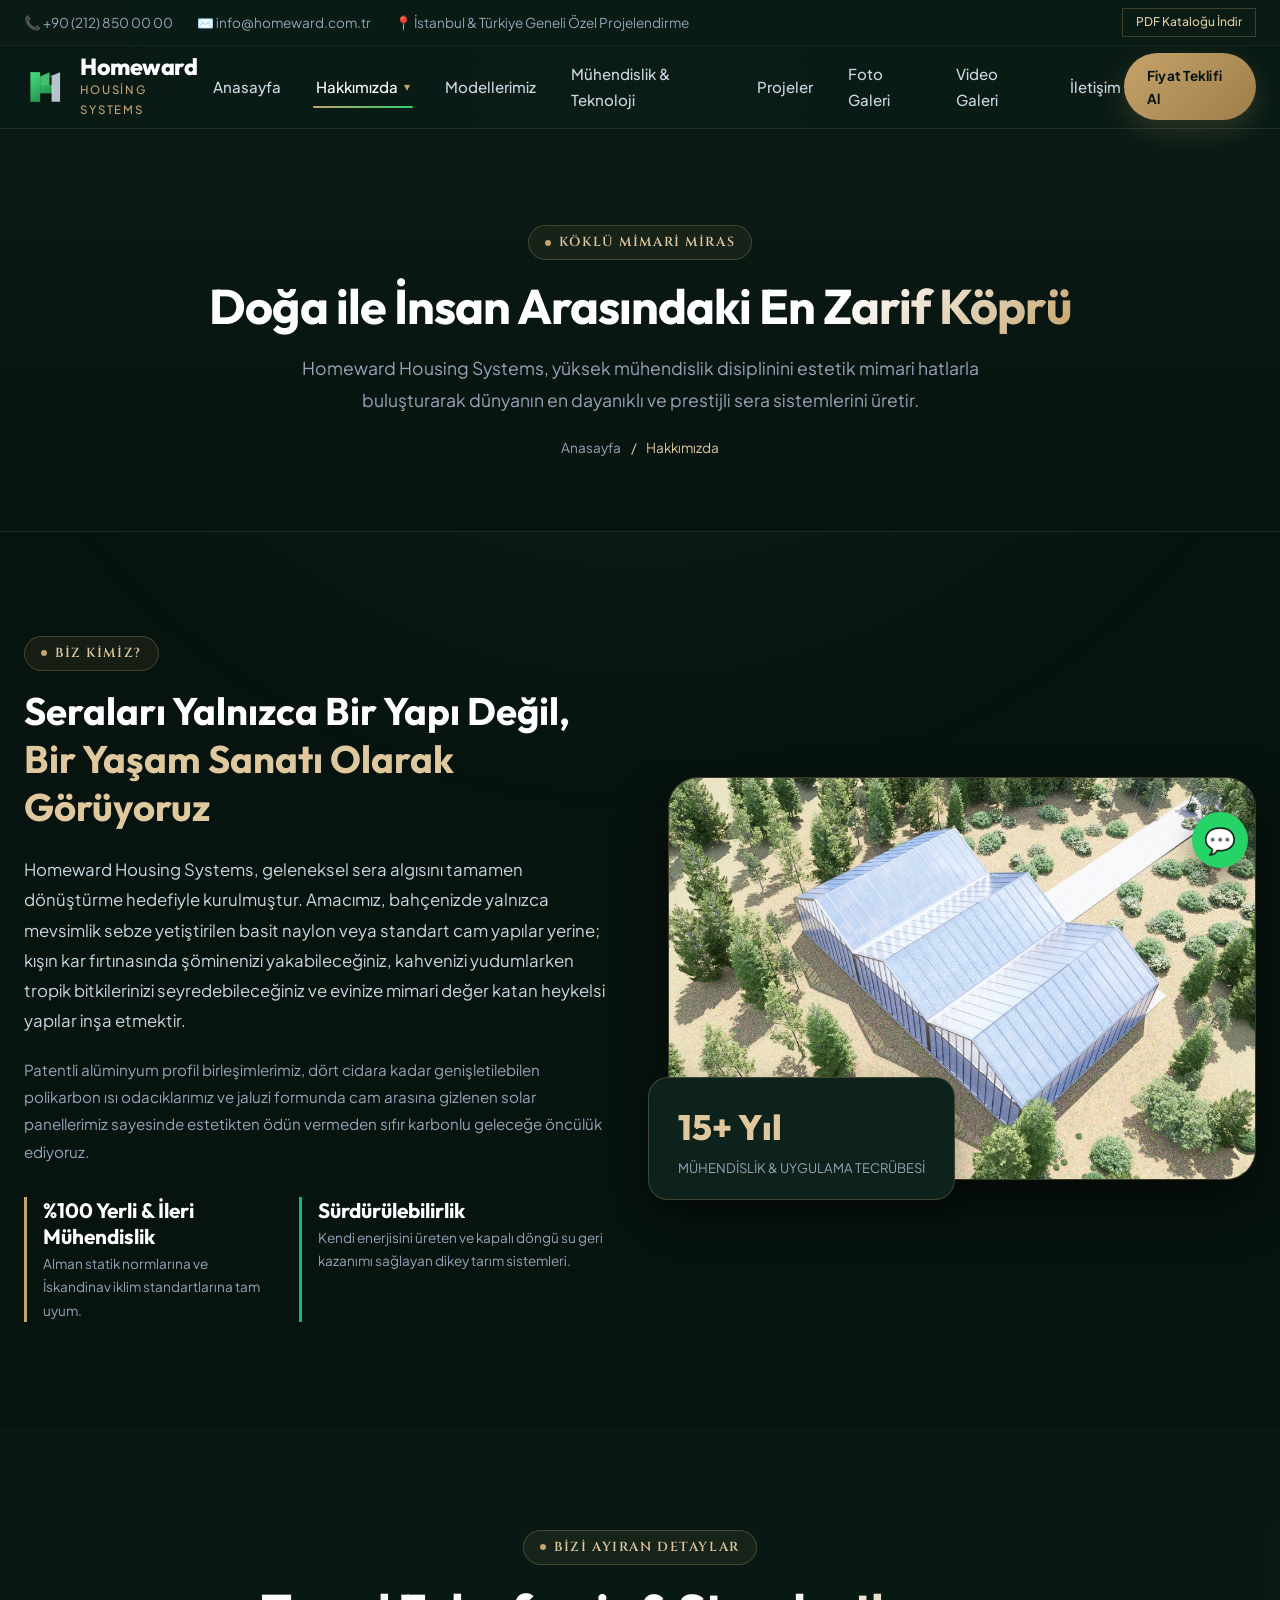
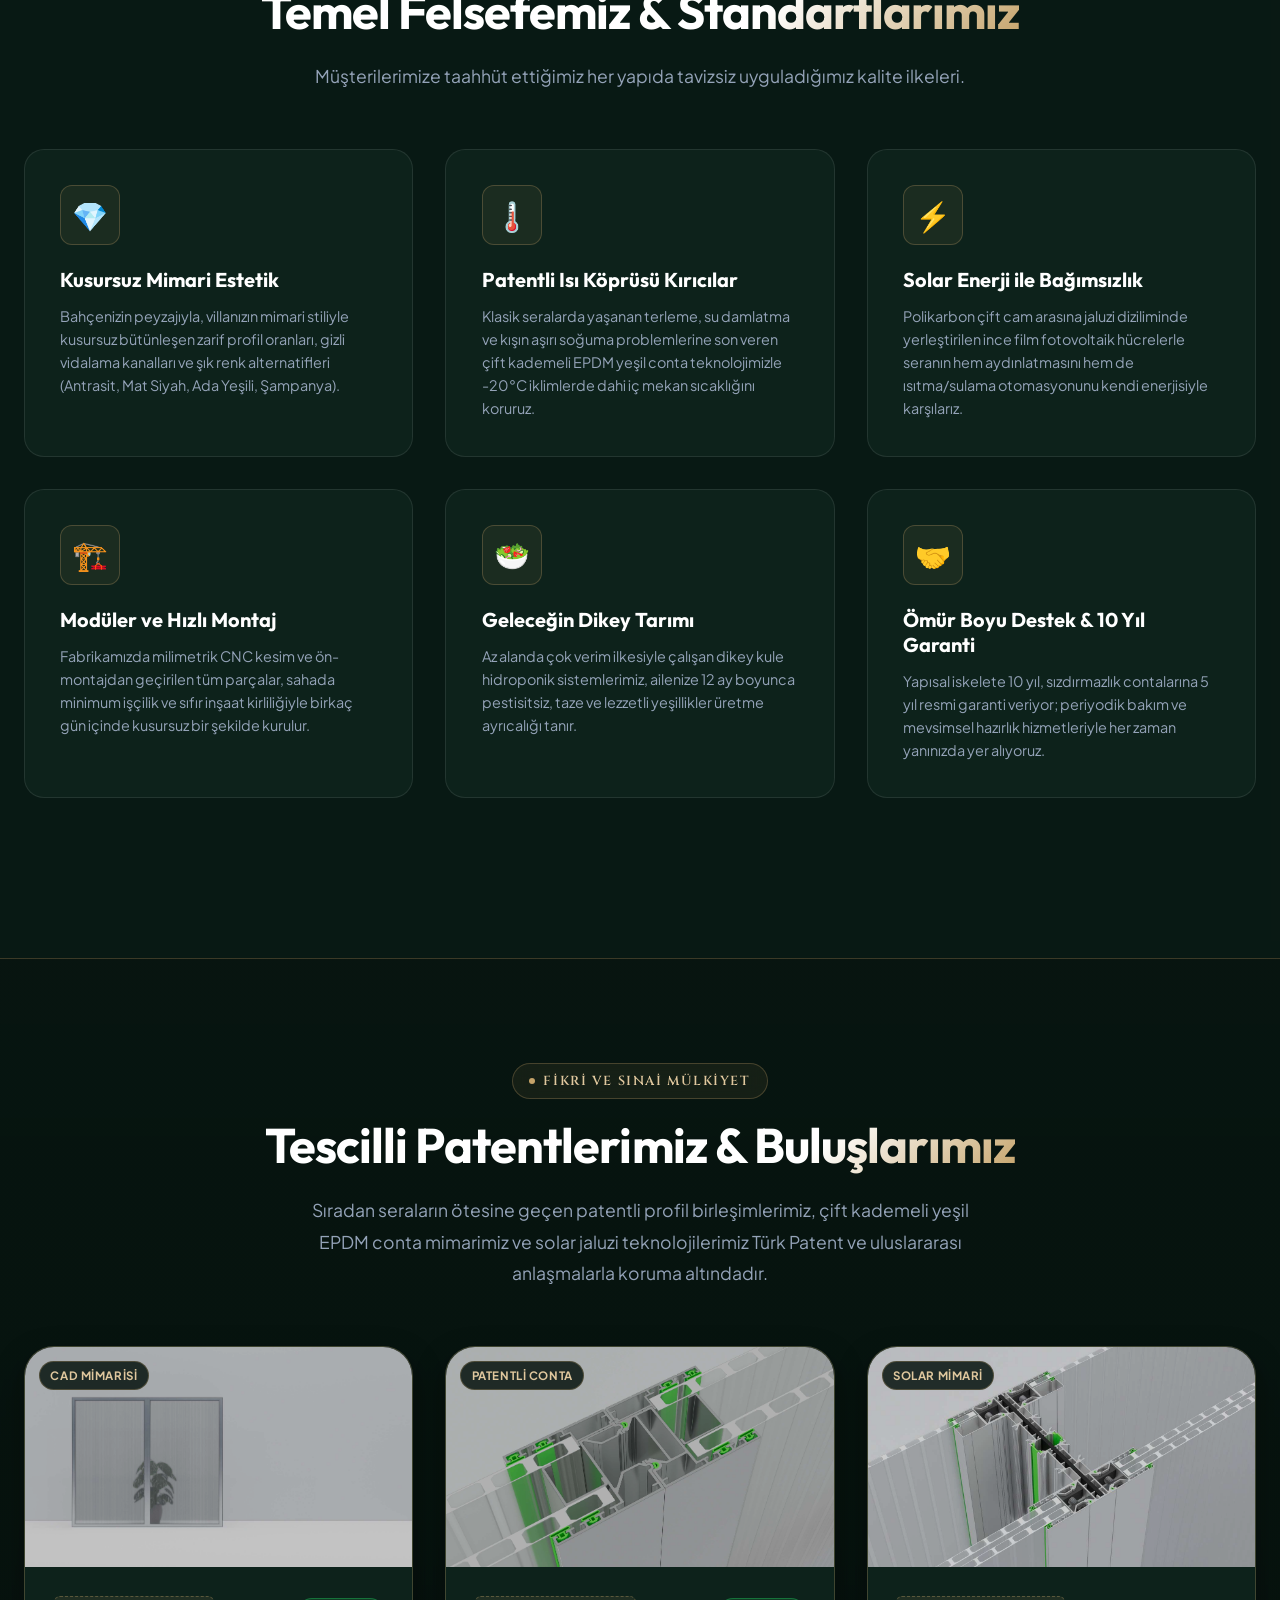
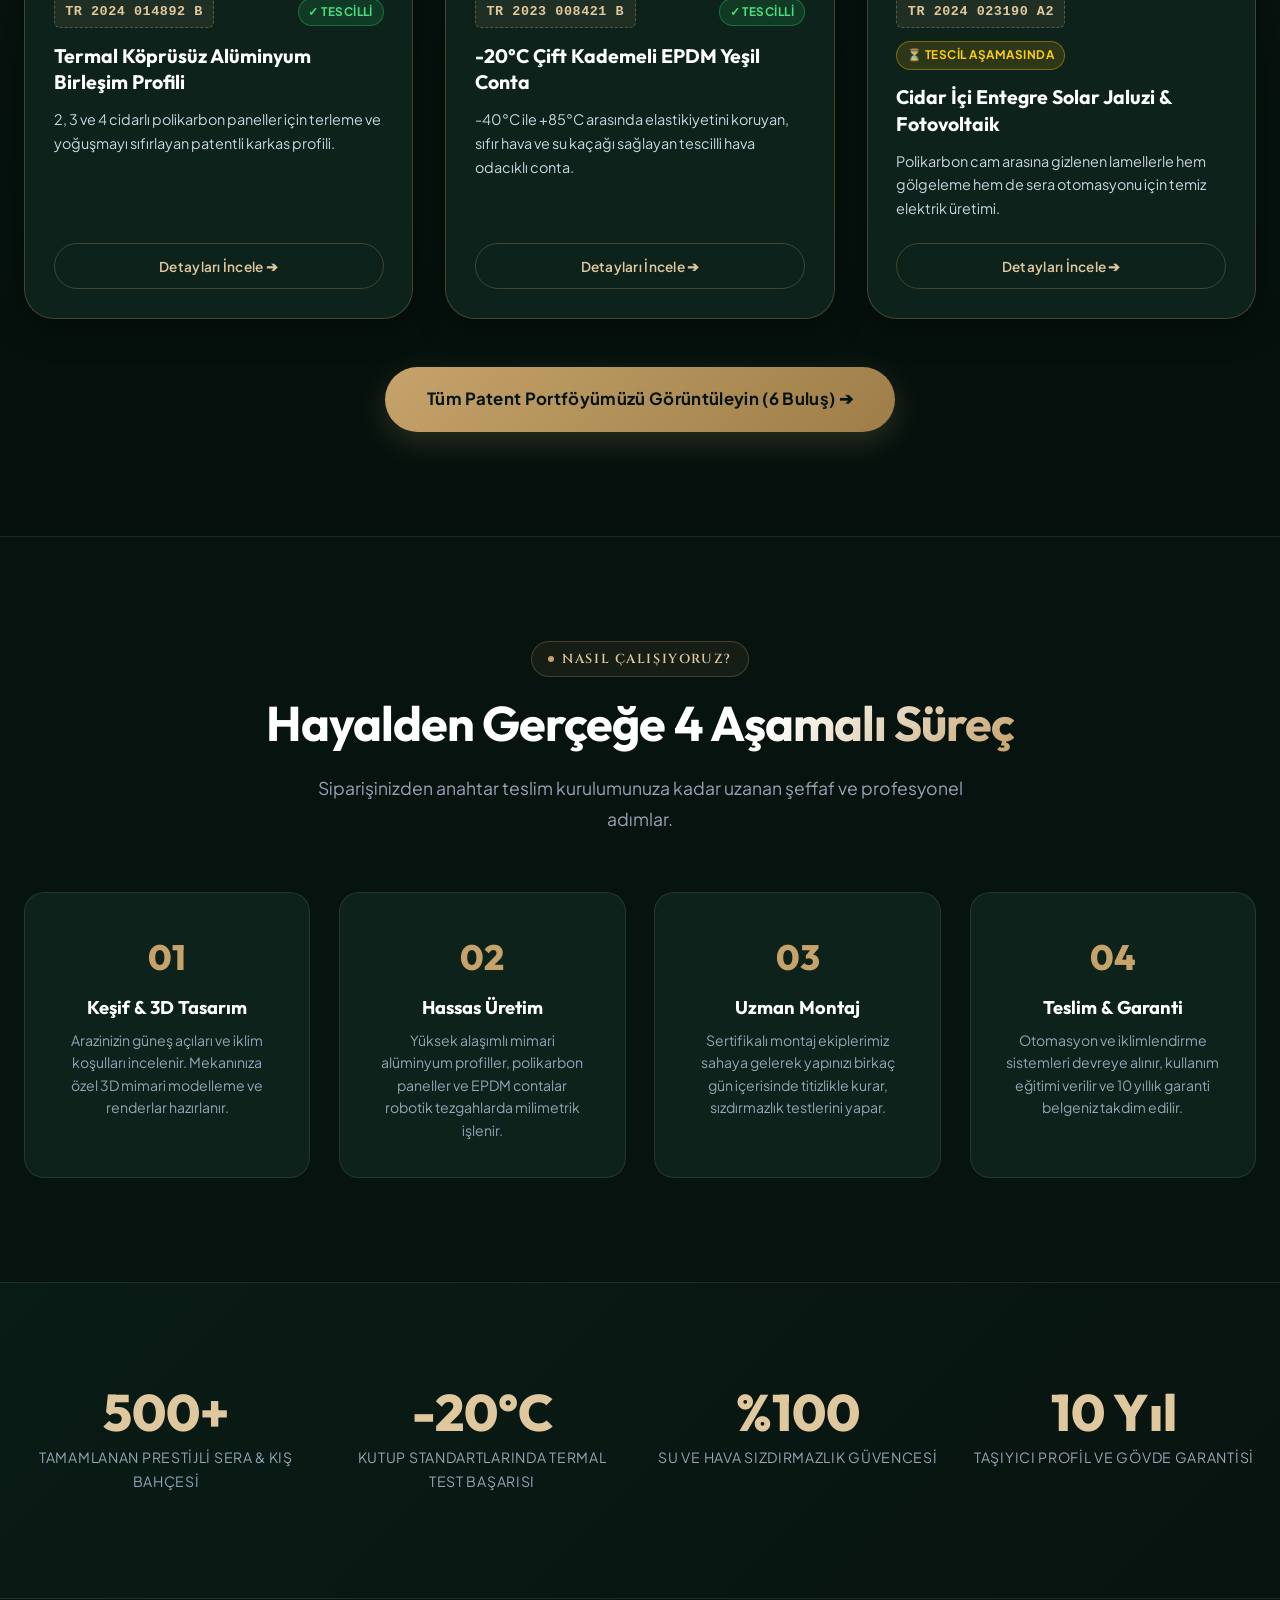
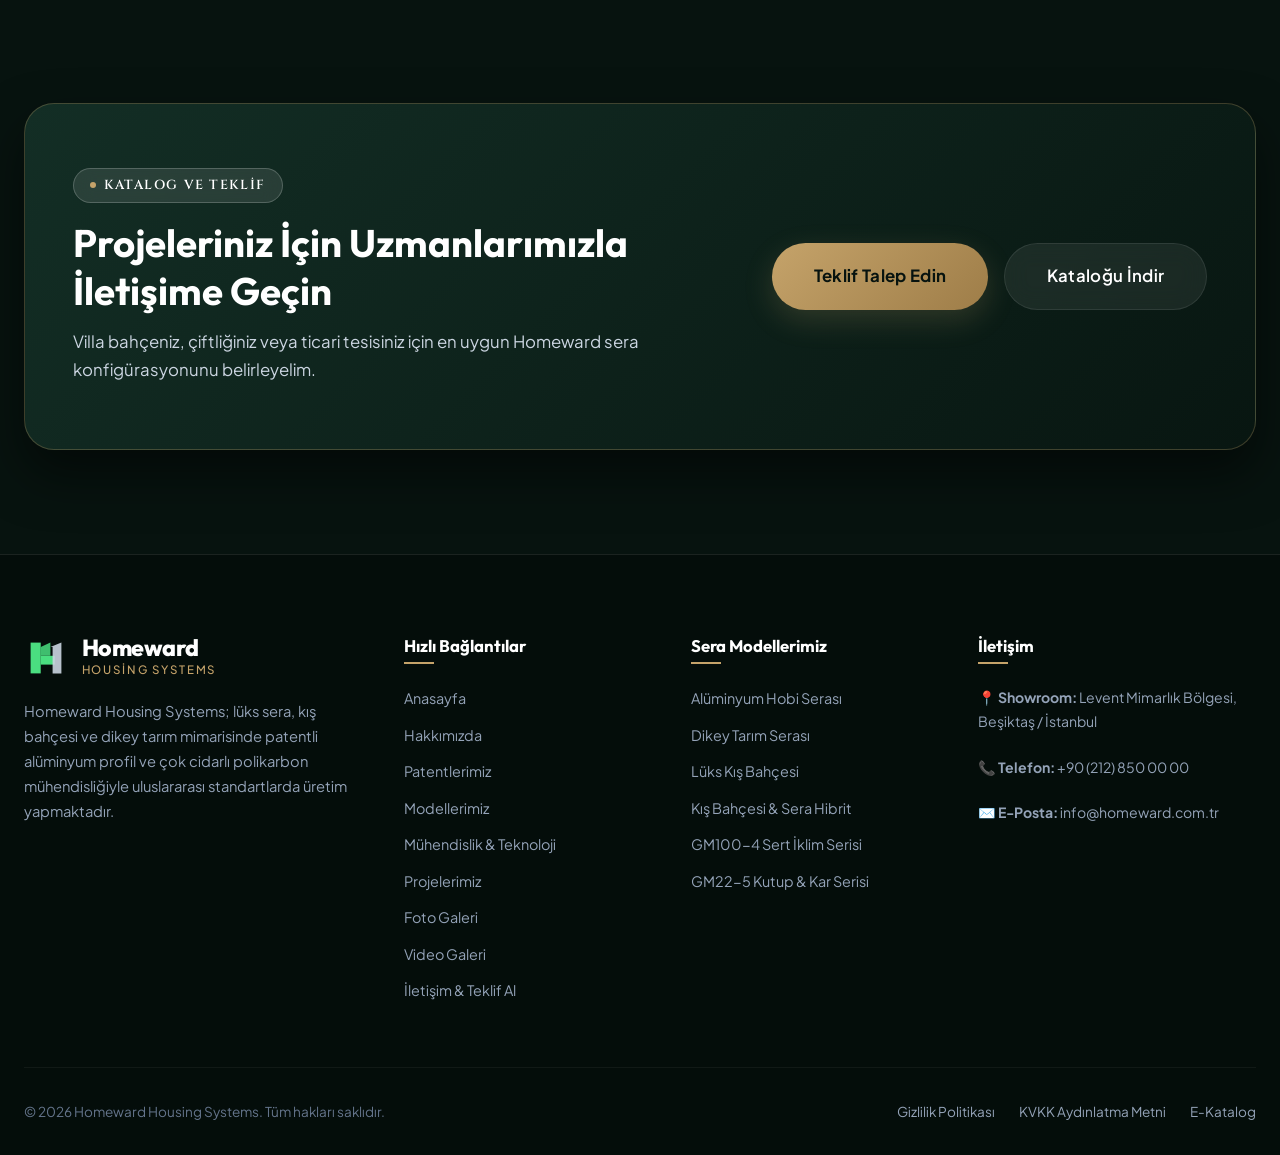
<file: hakkimizda.html>
<!DOCTYPE html>
<html lang="tr">
<head>
  <meta charset="UTF-8">
  <meta name="viewport" content="width=device-width, initial-scale=1.0">
  <title>Hakkımızda | Homeward Housing Systems - Lüks Sera Mimarisi</title>
  <meta name="description" content="Homeward Housing Systems hakkında: Modern mimari seralar, lüks kış bahçeleri, dikey tarım ve ekstrem iklim teknolojileri alanındaki köklü vizyonumuz.">
  <link rel="stylesheet" href="assets/css/style.css">
  <link rel="icon" type="image/png" href="assets/images/logo_transparent.png">
</head>
<body>

  <!-- Üst Bilgi Duyuru Bandı -->
  <div class="topbar">
    <div class="container topbar-content">
      <div class="topbar-info">
        <a href="tel:+902128500000">📞 +90 (212) 850 00 00</a>
        <a href="mailto:info@homeward.com.tr">✉️ info@homeward.com.tr</a>
        <span>📍 İstanbul & Türkiye Geneli Özel Projelendirme</span>
      </div>
      <div class="topbar-promo">
        <a href="assets/homeward_katalog.pdf" download class="btn-outline-gold btn-sm" style="padding: 0.2rem 0.8rem; font-size: 0.75rem;">PDF Kataloğu İndir</a>
      </div>
    </div>
  </div>

  <!-- Ana Navigasyon Header -->
  <header class="site-header">
    <div class="container nav-container">
      <a href="index.html" class="brand-logo">
        <div class="brand-logo-icon">
          <svg viewBox="0 0 100 100" fill="none" xmlns="http://www.w3.org/2000/svg">
            <path d="M15 15 H38 V85 H15 Z" fill="url(#logoGradAbout)" />
            <path d="M38 45 H70 V65 H38 Z" fill="url(#logoGradAbout)" />
            <path d="M60 25 L85 15 V85 H65 V25 Z" fill="#CBD5E1" opacity="0.9" />
            <path d="M38 25 L60 15 V45 H38 Z" fill="#4ADE80" opacity="0.85" />
            <defs>
              <linearGradient id="logoGradAbout" x1="15" y1="15" x2="70" y2="85" gradientUnits="userSpaceOnUse">
                <stop stop-color="#4ADE80" />
                <stop offset="1" stop-color="#15803D" />
              </linearGradient>
            </defs>
          </svg>
        </div>
        <div class="brand-logo-text">
          <span class="brand-logo-name">Homeward</span>
          <span class="brand-logo-tagline">Housing Systems</span>
        </div>
      </a>

      <nav class="nav-menu">
        <a href="index.html" class="nav-link">Anasayfa</a>
        
        <div class="nav-item-dropdown">
          <a href="hakkimizda.html" class="nav-link nav-dropdown-toggle active">
            Hakkımızda <span class="dropdown-arrow">▾</span>
          </a>
          <div class="dropdown-menu">
            <a href="hakkimizda.html" class="dropdown-item active">
              <span class="dropdown-item-title">Kurumsal & Vizyon</span>
              <span class="dropdown-item-desc">Homeward hikayesi ve değerlerimiz</span>
            </a>
            <a href="patentlerimiz.html" class="dropdown-item">
              <span class="dropdown-item-title">Patentlerimiz <span class="badge-mini">Tescilli</span></span>
              <span class="dropdown-item-desc">Tescilli profil ve conta teknolojilerimiz</span>
            </a>
          </div>
        </div>

        <a href="modeller.html" class="nav-link">Modellerimiz</a>
        <a href="teknoloji.html" class="nav-link">Mühendislik & Teknoloji</a>
        <a href="referanslar.html" class="nav-link">Projeler</a>
        <a href="galeri.html" class="nav-link">Foto Galeri</a>
        <a href="video-galeri.html" class="nav-link">Video Galeri</a>
        <a href="iletisim.html" class="nav-link">İletişim</a>
      </nav>

      <div class="nav-actions">
        <a href="iletisim.html" class="btn btn-primary btn-sm">Fiyat Teklifi Al</a>
        <button class="menu-toggle">☰</button>
      </div>
    </div>
  </header>

  <!-- Subpage Hero -->
  <section class="subpage-hero">
    <div class="container">
      <span class="section-tag font-serif">KÖKLÜ MİMARİ MİRAS</span>
      <h1 class="section-title">Doğa ile İnsan Arasındaki <span>En Zarif Köprü</span></h1>
      <p class="section-desc center">
        Homeward Housing Systems, yüksek mühendislik disiplinini estetik mimari hatlarla buluşturarak dünyanın en dayanıklı ve prestijli sera sistemlerini üretir.
      </p>
      <div class="breadcrumbs">
        <a href="index.html">Anasayfa</a>
        <span>/</span>
        <span>Hakkımızda</span>
      </div>
    </div>
  </section>

  <!-- Hikaye & Vizyon Bölümü -->
  <section class="section">
    <div class="container">
      <div style="display: grid; grid-template-columns: 1fr 1fr; gap: 3.5rem; align-items: center;">
        <div>
          <span class="section-tag font-serif">BİZ KİMİZ?</span>
          <h2 style="font-size: 2.4rem; margin-bottom: 1.5rem; line-height: 1.25;">
            Seraları Yalnızca Bir Yapı Değil, <br>
            <span style="color: var(--color-accent-gold-light);">Bir Yaşam Sanatı Olarak Görüyoruz</span>
          </h2>
          <p style="color: var(--text-body); font-size: 1.05rem; line-height: 1.8; margin-bottom: 1.2rem;">
            Homeward Housing Systems, geleneksel sera algısını tamamen dönüştürme hedefiyle kurulmuştur. Amacımız, bahçenizde yalnızca mevsimlik sebze yetiştirilen basit naylon veya standart cam yapılar yerine; kışın kar fırtınasında şöminenizi yakabileceğiniz, kahvenizi yudumlarken tropik bitkilerinizi seyredebileceğiniz ve evinize mimari değer katan heykelsi yapılar inşa etmektir.
          </p>
          <p style="color: var(--text-muted); font-size: 0.95rem; line-height: 1.8; margin-bottom: 2rem;">
            Patentli alüminyum profil birleşimlerimiz, dört cidara kadar genişletilebilen polikarbon ısı odacıklarımız ve jaluzi formunda cam arasına gizlenen solar panellerimiz sayesinde estetikten ödün vermeden sıfır karbonlu geleceğe öncülük ediyoruz.
          </p>
          <div style="display: flex; gap: 1.5rem;">
            <div style="border-left: 3px solid var(--color-accent-gold); padding-left: 1rem;">
              <h4 style="font-size: 1.3rem; color: #FFF; margin-bottom: 0.2rem;">%100 Yerli & İleri Mühendislik</h4>
              <p style="font-size: 0.85rem; color: var(--text-muted);">Alman statik normlarına ve İskandinav iklim standartlarına tam uyum.</p>
            </div>
            <div style="border-left: 3px solid var(--color-emerald); padding-left: 1rem;">
              <h4 style="font-size: 1.3rem; color: #FFF; margin-bottom: 0.2rem;">Sürdürülebilirlik</h4>
              <p style="font-size: 0.85rem; color: var(--text-muted);">Kendi enerjisini üreten ve kapalı döngü su geri kazanımı sağlayan dikey tarım sistemleri.</p>
            </div>
          </div>
        </div>

        <div style="position: relative;">
          <div style="border-radius: var(--radius-xl); overflow: hidden; border: 1px solid var(--border-glass-gold); box-shadow: var(--shadow-lg);">
            <img src="assets/images/hero/hero_aerial.jpg" alt="Homeward Sera Kuşbakışı Mimarisi">
          </div>
          <div style="position: absolute; bottom: -20px; left: -20px; background: var(--bg-card); border: 1px solid var(--border-glass-gold); padding: 1.2rem 1.8rem; border-radius: var(--radius-lg); box-shadow: var(--shadow-md);">
            <div style="font-size: 2.2rem; font-weight: 800; color: var(--color-accent-gold-light); font-family: var(--font-heading);">15+ Yıl</div>
            <div style="font-size: 0.82rem; color: var(--text-muted); text-transform: uppercase;">Mühendislik & Uygulama Tecrübesi</div>
          </div>
        </div>
      </div>
    </div>
  </section>

  <!-- DEĞERLERİMİZ -->
  <section class="section" style="background: rgba(13, 34, 27, 0.45);">
    <div class="container">
      <div class="section-header text-center">
        <span class="section-tag font-serif">BİZİ AYIRAN DETAYLAR</span>
        <h2 class="section-title">Temel Felsefemiz & <span>Standartlarımız</span></h2>
        <p class="section-desc center">
          Müşterilerimize taahhüt ettiğimiz her yapıda tavizsiz uyguladığımız kalite ilkeleri.
        </p>
      </div>

      <div class="tech-features-grid">
        <div class="tech-card">
          <div class="tech-icon-circle">💎</div>
          <h3>Kusursuz Mimari Estetik</h3>
          <p>
            Bahçenizin peyzajıyla, villanızın mimari stiliyle kusursuz bütünleşen zarif profil oranları, gizli vidalama kanalları ve şık renk alternatifleri (Antrasit, Mat Siyah, Ada Yeşili, Şampanya).
          </p>
        </div>

        <div class="tech-card">
          <div class="tech-icon-circle">🌡️</div>
          <h3>Patentli Isı Köprüsü Kırıcılar</h3>
          <p>
            Klasik seralarda yaşanan terleme, su damlatma ve kışın aşırı soğuma problemlerine son veren çift kademeli EPDM yeşil conta teknolojimizle -20°C iklimlerde dahi iç mekan sıcaklığını koruruz.
          </p>
        </div>

        <div class="tech-card">
          <div class="tech-icon-circle">⚡</div>
          <h3>Solar Enerji ile Bağımsızlık</h3>
          <p>
            Polikarbon çift cam arasına jaluzi diziliminde yerleştirilen ince film fotovoltaik hücrelerle seranın hem aydınlatmasını hem de ısıtma/sulama otomasyonunu kendi enerjisiyle karşılarız.
          </p>
        </div>

        <div class="tech-card">
          <div class="tech-icon-circle">🏗️</div>
          <h3>Modüler ve Hızlı Montaj</h3>
          <p>
            Fabrikamızda milimetrik CNC kesim ve ön-montajdan geçirilen tüm parçalar, sahada minimum işçilik ve sıfır inşaat kirliliğiyle birkaç gün içinde kusursuz bir şekilde kurulur.
          </p>
        </div>

        <div class="tech-card">
          <div class="tech-icon-circle">🥗</div>
          <h3>Geleceğin Dikey Tarımı</h3>
          <p>
            Az alanda çok verim ilkesiyle çalışan dikey kule hidroponik sistemlerimiz, ailenize 12 ay boyunca pestisitsiz, taze ve lezzetli yeşillikler üretme ayrıcalığı tanır.
          </p>
        </div>

        <div class="tech-card">
          <div class="tech-icon-circle">🤝</div>
          <h3>Ömür Boyu Destek & 10 Yıl Garanti</h3>
          <p>
            Yapısal iskelete 10 yıl, sızdırmazlık contalarına 5 yıl resmi garanti veriyor; periyodik bakım ve mevsimsel hazırlık hizmetleriyle her zaman yanınızda yer alıyoruz.
          </p>
        </div>
      </div>
    </div>
  </section>

  <!-- ÖNE ÇIKAN PATENTLERİMİZ BÖLÜMÜ -->
  <section class="section" style="background: linear-gradient(180deg, rgba(8, 22, 17, 0.7) 0%, rgba(6, 17, 13, 0.95) 100%); border-top: 1px solid var(--border-glass-gold); border-bottom: 1px solid var(--border-glass);">
    <div class="container">
      <div class="section-header text-center">
        <span class="section-tag font-serif">FİKRİ VE SINAİ MÜLKİYET</span>
        <h2 class="section-title">Tescilli Patentlerimiz & <span>Buluşlarımız</span></h2>
        <p class="section-desc center">
          Sıradan seraların ötesine geçen patentli profil birleşimlerimiz, çift kademeli yeşil EPDM conta mimarimiz ve solar jaluzi teknolojilerimiz Türk Patent ve uluslararası anlaşmalarla koruma altındadır.
        </p>
      </div>

      <div class="patents-grid" style="margin-bottom: 3rem;">
        <!-- Özet Patent 1 -->
        <article class="patent-card">
          <div class="patent-card-media" data-lightbox-src="assets/images/tech/panel_olculeri.jpg" data-title="TR 2024 014892 B - Çok Cidarlı Termal Köprüsüz Profil">
            <img src="assets/images/tech/panel_olculeri.jpg" alt="Termal Köprüsüz Profil Kesiti">
            <span class="patent-cad-badge">CAD MİMARİSİ</span>
            <div class="patent-zoom-overlay">🔍 Büyüt</div>
          </div>
          <div class="patent-card-content">
            <div class="patent-top-meta">
              <span class="patent-number-pill">TR 2024 014892 B</span>
              <span class="patent-status-badge registered">✓ Tescilli</span>
            </div>
            <h3 class="patent-title" style="min-height: auto;">Termal Köprüsüz Alüminyum Birleşim Profili</h3>
            <p class="patent-desc">
              2, 3 ve 4 cidarlı polikarbon paneller için terleme ve yoğuşmayı sıfırlayan patentli karkas profili.
            </p>
            <div class="patent-actions-row">
              <a href="patentlerimiz.html" class="btn btn-outline-gold btn-sm" style="width: 100%; text-align: center;">Detayları İncele ➔</a>
            </div>
          </div>
        </article>

        <!-- Özet Patent 2 -->
        <article class="patent-card">
          <div class="patent-card-media" data-lightbox-src="assets/images/tech/cift_cidarli_duvar_conta.jpg" data-title="TR 2023 008421 B - Çift Kademeli EPDM Yeşil Conta">
            <img src="assets/images/tech/cift_cidarli_duvar_conta.jpg" alt="Çift Kademeli EPDM Yeşil Conta">
            <span class="patent-cad-badge">PATENTLİ CONTA</span>
            <div class="patent-zoom-overlay">🔍 Büyüt</div>
          </div>
          <div class="patent-card-content">
            <div class="patent-top-meta">
              <span class="patent-number-pill">TR 2023 008421 B</span>
              <span class="patent-status-badge registered">✓ Tescilli</span>
            </div>
            <h3 class="patent-title" style="min-height: auto;">-20°C Çift Kademeli EPDM Yeşil Conta</h3>
            <p class="patent-desc">
              -40°C ile +85°C arasında elastikiyetini koruyan, sıfır hava ve su kaçağı sağlayan tescilli hava odacıklı conta.
            </p>
            <div class="patent-actions-row">
              <a href="patentlerimiz.html" class="btn btn-outline-gold btn-sm" style="width: 100%; text-align: center;">Detayları İncele ➔</a>
            </div>
          </div>
        </article>

        <!-- Özet Patent 3 -->
        <article class="patent-card">
          <div class="patent-card-media" data-lightbox-src="assets/images/tech/solar_jaluzi_profil.jpg" data-title="TR 2024 023190 A2 - Entegre Solar Jaluzi Mimarisi">
            <img src="assets/images/tech/solar_jaluzi_profil.jpg" alt="Entegre Solar Jaluzi Kesiti">
            <span class="patent-cad-badge">SOLAR MİMARİ</span>
            <div class="patent-zoom-overlay">🔍 Büyüt</div>
          </div>
          <div class="patent-card-content">
            <div class="patent-top-meta">
              <span class="patent-number-pill">TR 2024 023190 A2</span>
              <span class="patent-status-badge pending">⏳ Tescil Aşamasında</span>
            </div>
            <h3 class="patent-title" style="min-height: auto;">Cidar İçi Entegre Solar Jaluzi & Fotovoltaik</h3>
            <p class="patent-desc">
              Polikarbon cam arasına gizlenen lamellerle hem gölgeleme hem de sera otomasyonu için temiz elektrik üretimi.
            </p>
            <div class="patent-actions-row">
              <a href="patentlerimiz.html" class="btn btn-outline-gold btn-sm" style="width: 100%; text-align: center;">Detayları İncele ➔</a>
            </div>
          </div>
        </article>
      </div>

      <div style="text-align: center;">
        <a href="patentlerimiz.html" class="btn btn-primary btn-lg">Tüm Patent Portföyümüzü Görüntüleyin (6 Buluş) ➔</a>
      </div>
    </div>
  </section>

  <!-- 4 ADIMDA PROJELENDİRME SÜRECİ -->
  <section class="section">
    <div class="container">
      <div class="section-header text-center">
        <span class="section-tag font-serif">NASIL ÇALIŞIYORUZ?</span>
        <h2 class="section-title">Hayalden Gerçeğe <span>4 Aşamalı Süreç</span></h2>
        <p class="section-desc center">
          Siparişinizden anahtar teslim kurulumunuza kadar uzanan şeffaf ve profesyonel adımlar.
        </p>
      </div>

      <div style="display: grid; grid-template-columns: repeat(4, 1fr); gap: 1.8rem;">
        <div class="tech-card" style="text-align: center;">
          <div style="font-size: 2.2rem; color: var(--color-accent-gold); font-weight: 800; margin-bottom: 0.5rem; font-family: var(--font-heading);">01</div>
          <h4 style="font-size: 1.15rem; color: #FFF; margin-bottom: 0.6rem;">Keşif & 3D Tasarım</h4>
          <p style="font-size: 0.88rem; color: var(--text-muted);">Arazinizin güneş açıları ve iklim koşulları incelenir. Mekanınıza özel 3D mimari modelleme ve renderlar hazırlanır.</p>
        </div>

        <div class="tech-card" style="text-align: center;">
          <div style="font-size: 2.2rem; color: var(--color-accent-gold); font-weight: 800; margin-bottom: 0.5rem; font-family: var(--font-heading);">02</div>
          <h4 style="font-size: 1.15rem; color: #FFF; margin-bottom: 0.6rem;">Hassas Üretim</h4>
          <p style="font-size: 0.88rem; color: var(--text-muted);">Yüksek alaşımlı mimari alüminyum profiller, polikarbon paneller ve EPDM contalar robotik tezgahlarda milimetrik işlenir.</p>
        </div>

        <div class="tech-card" style="text-align: center;">
          <div style="font-size: 2.2rem; color: var(--color-accent-gold); font-weight: 800; margin-bottom: 0.5rem; font-family: var(--font-heading);">03</div>
          <h4 style="font-size: 1.15rem; color: #FFF; margin-bottom: 0.6rem;">Uzman Montaj</h4>
          <p style="font-size: 0.88rem; color: var(--text-muted);">Sertifikalı montaj ekiplerimiz sahaya gelerek yapınızı birkaç gün içerisinde titizlikle kurar, sızdırmazlık testlerini yapar.</p>
        </div>

        <div class="tech-card" style="text-align: center;">
          <div style="font-size: 2.2rem; color: var(--color-accent-gold); font-weight: 800; margin-bottom: 0.5rem; font-family: var(--font-heading);">04</div>
          <h4 style="font-size: 1.15rem; color: #FFF; margin-bottom: 0.6rem;">Teslim & Garanti</h4>
          <p style="font-size: 0.88rem; color: var(--text-muted);">Otomasyon ve iklimlendirme sistemleri devreye alınır, kullanım eğitimi verilir ve 10 yıllık garanti belgeniz takdim edilir.</p>
        </div>
      </div>
    </div>
  </section>

  <!-- RAKAMLARLA HOMEWARD -->
  <section class="section" style="background: linear-gradient(135deg, #0A1C16 0%, #07130F 100%); border-top: 1px solid var(--border-glass); border-bottom: 1px solid var(--border-glass);">
    <div class="container">
      <div style="display: grid; grid-template-columns: repeat(4, 1fr); gap: 2rem; text-align: center;">
        <div>
          <div style="font-size: 3.2rem; font-weight: 800; color: var(--color-accent-gold-light); font-family: var(--font-heading); line-height: 1;">500+</div>
          <div style="font-size: 0.88rem; color: var(--text-muted); text-transform: uppercase; margin-top: 0.5rem; letter-spacing: 0.05em;">Tamamlanan Prestijli Sera & Kış Bahçesi</div>
        </div>
        <div>
          <div style="font-size: 3.2rem; font-weight: 800; color: var(--color-accent-gold-light); font-family: var(--font-heading); line-height: 1;">-20°C</div>
          <div style="font-size: 0.88rem; color: var(--text-muted); text-transform: uppercase; margin-top: 0.5rem; letter-spacing: 0.05em;">Kutup Standartlarında Termal Test Başarısı</div>
        </div>
        <div>
          <div style="font-size: 3.2rem; font-weight: 800; color: var(--color-accent-gold-light); font-family: var(--font-heading); line-height: 1;">%100</div>
          <div style="font-size: 0.88rem; color: var(--text-muted); text-transform: uppercase; margin-top: 0.5rem; letter-spacing: 0.05em;">Su ve Hava Sızdırmazlık Güvencesi</div>
        </div>
        <div>
          <div style="font-size: 3.2rem; font-weight: 800; color: var(--color-accent-gold-light); font-family: var(--font-heading); line-height: 1;">10 Yıl</div>
          <div style="font-size: 0.88rem; color: var(--text-muted); text-transform: uppercase; margin-top: 0.5rem; letter-spacing: 0.05em;">Taşıyıcı Profil ve Gövde Garantisi</div>
        </div>
      </div>
    </div>
  </section>

  <!-- CTA Banner -->
  <section class="section">
    <div class="container">
      <div class="cta-banner">
        <div class="cta-banner-content">
          <div>
            <span class="section-tag font-serif" style="background: rgba(255,255,255,0.1); border-color: rgba(255,255,255,0.2); color: #FFF;">KATALOG VE TEKLİF</span>
            <h2>Projeleriniz İçin Uzmanlarımızla İletişime Geçin</h2>
            <p>Villa bahçeniz, çiftliğiniz veya ticari tesisiniz için en uygun Homeward sera konfigürasyonunu belirleyelim.</p>
          </div>
          <div class="cta-actions">
            <a href="iletisim.html" class="btn btn-primary btn-lg">Teklif Talep Edin</a>
            <a href="assets/homeward_katalog.pdf" download class="btn btn-secondary btn-lg">Kataloğu İndir</a>
          </div>
        </div>
      </div>
    </div>
  </section>

  <!-- Footer -->
  <footer class="site-footer">
    <div class="container">
      <div class="footer-grid">
        <div class="footer-brand">
          <a href="index.html" class="brand-logo" style="margin-bottom: 1rem;">
            <div class="brand-logo-icon">
              <svg viewBox="0 0 100 100" fill="none" xmlns="http://www.w3.org/2000/svg">
                <path d="M15 15 H38 V85 H15 Z" fill="#4ADE80" />
                <path d="M38 45 H70 V65 H38 Z" fill="#4ADE80" />
                <path d="M60 25 L85 15 V85 H65 V25 Z" fill="#CBD5E1" opacity="0.9" />
                <path d="M38 25 L60 15 V45 H38 Z" fill="#4ADE80" opacity="0.85" />
              </svg>
            </div>
            <div class="brand-logo-text">
              <span class="brand-logo-name">Homeward</span>
              <span class="brand-logo-tagline">Housing Systems</span>
            </div>
          </a>
          <p>
            Homeward Housing Systems; lüks sera, kış bahçesi ve dikey tarım mimarisinde patentli alüminyum profil ve çok cidarlı polikarbon mühendisliğiyle uluslararası standartlarda üretim yapmaktadır.
          </p>
        </div>

        <div class="footer-col">
          <h4>Hızlı Bağlantılar</h4>
          <div class="footer-links">
            <a href="index.html">Anasayfa</a>
            <a href="hakkimizda.html">Hakkımızda</a>
            <a href="patentlerimiz.html">Patentlerimiz</a>
            <a href="modeller.html">Modellerimiz</a>
            <a href="teknoloji.html">Mühendislik & Teknoloji</a>
            <a href="referanslar.html">Projelerimiz</a>
            <a href="galeri.html">Foto Galeri</a>
            <a href="video-galeri.html">Video Galeri</a>
            <a href="iletisim.html">İletişim & Teklif Al</a>
          </div>
        </div>

        <div class="footer-col">
          <h4>Sera Modellerimiz</h4>
          <div class="footer-links">
            <a href="modeller.html#hobi">Alüminyum Hobi Serası</a>
            <a href="modeller.html#dikey">Dikey Tarım Serası</a>
            <a href="modeller.html#kis-bahcesi">Lüks Kış Bahçesi</a>
            <a href="modeller.html#hibrit">Kış Bahçesi & Sera Hibrit</a>
            <a href="modeller.html#gm100">GM100-4 Sert İklim Serisi</a>
            <a href="modeller.html#gm22-5">GM22-5 Kutup & Kar Serisi</a>
          </div>
        </div>

        <div class="footer-col">
          <h4>İletişim</h4>
          <div class="footer-links" style="color: var(--text-muted); font-size: 0.88rem;">
            <p style="margin-bottom: 0.6rem;">📍 <strong>Showroom:</strong> Levent Mimarlık Bölgesi, Beşiktaş / İstanbul</p>
            <p style="margin-bottom: 0.6rem;">📞 <strong>Telefon:</strong> +90 (212) 850 00 00</p>
            <p style="margin-bottom: 0.6rem;">✉️ <strong>E-Posta:</strong> info@homeward.com.tr</p>
          </div>
        </div>
      </div>

      <div class="footer-bottom">
        <div>© 2026 Homeward Housing Systems. Tüm hakları saklıdır.</div>
        <div style="display: flex; gap: 1.5rem;">
          <a href="#">Gizlilik Politikası</a>
          <a href="#">KVKK Aydınlatma Metni</a>
          <a href="assets/homeward_katalog.pdf" download>E-Katalog</a>
        </div>
      </div>
    </div>
  </footer>

  <!-- Sabit WhatsApp & Yukarı Çık Butonları -->
  <div class="floating-actions">
    <a href="https://wa.me/905320000000" target="_blank" class="floating-btn whatsapp-float" aria-label="WhatsApp Destek Hattı">💬</a>
    <button class="floating-btn back-to-top" aria-label="Yukarı Çık">↑</button>
  </div>

  <script src="assets/js/main.js"></script>
</body>
</html>
</file>
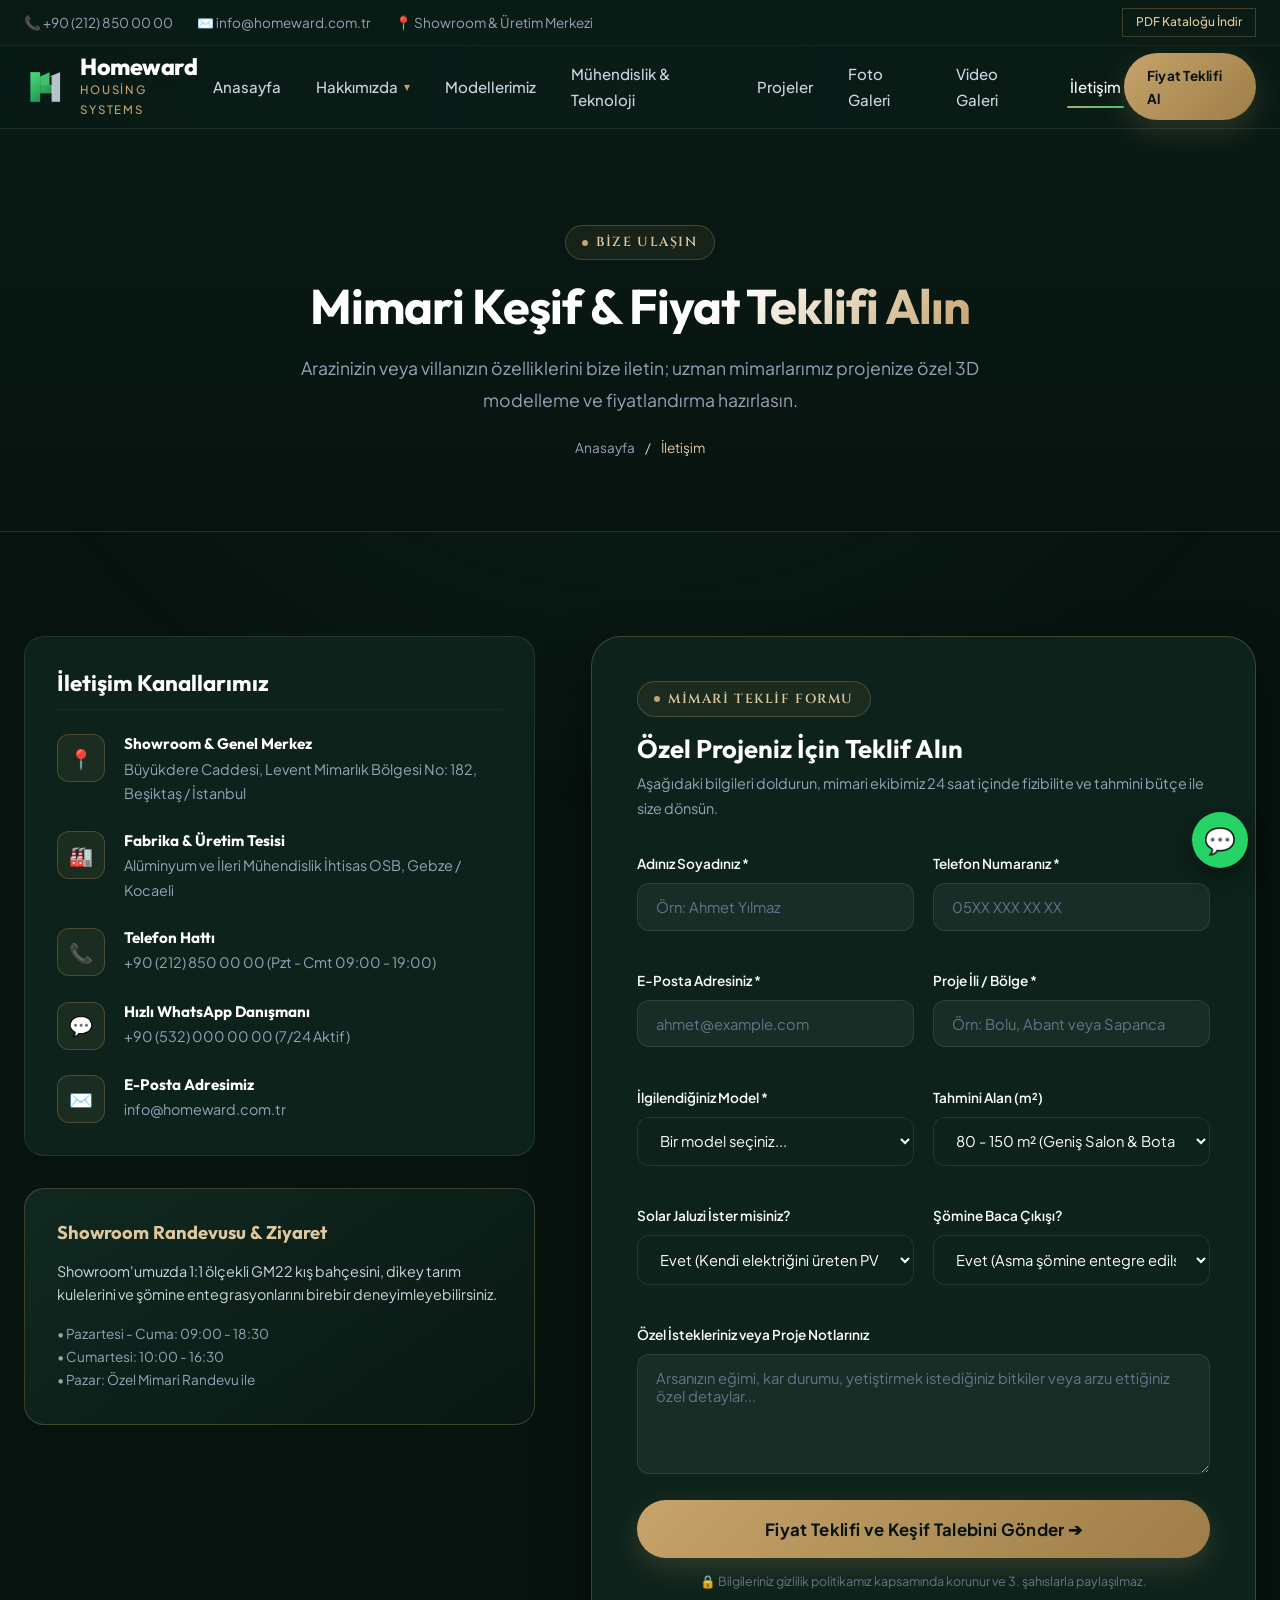
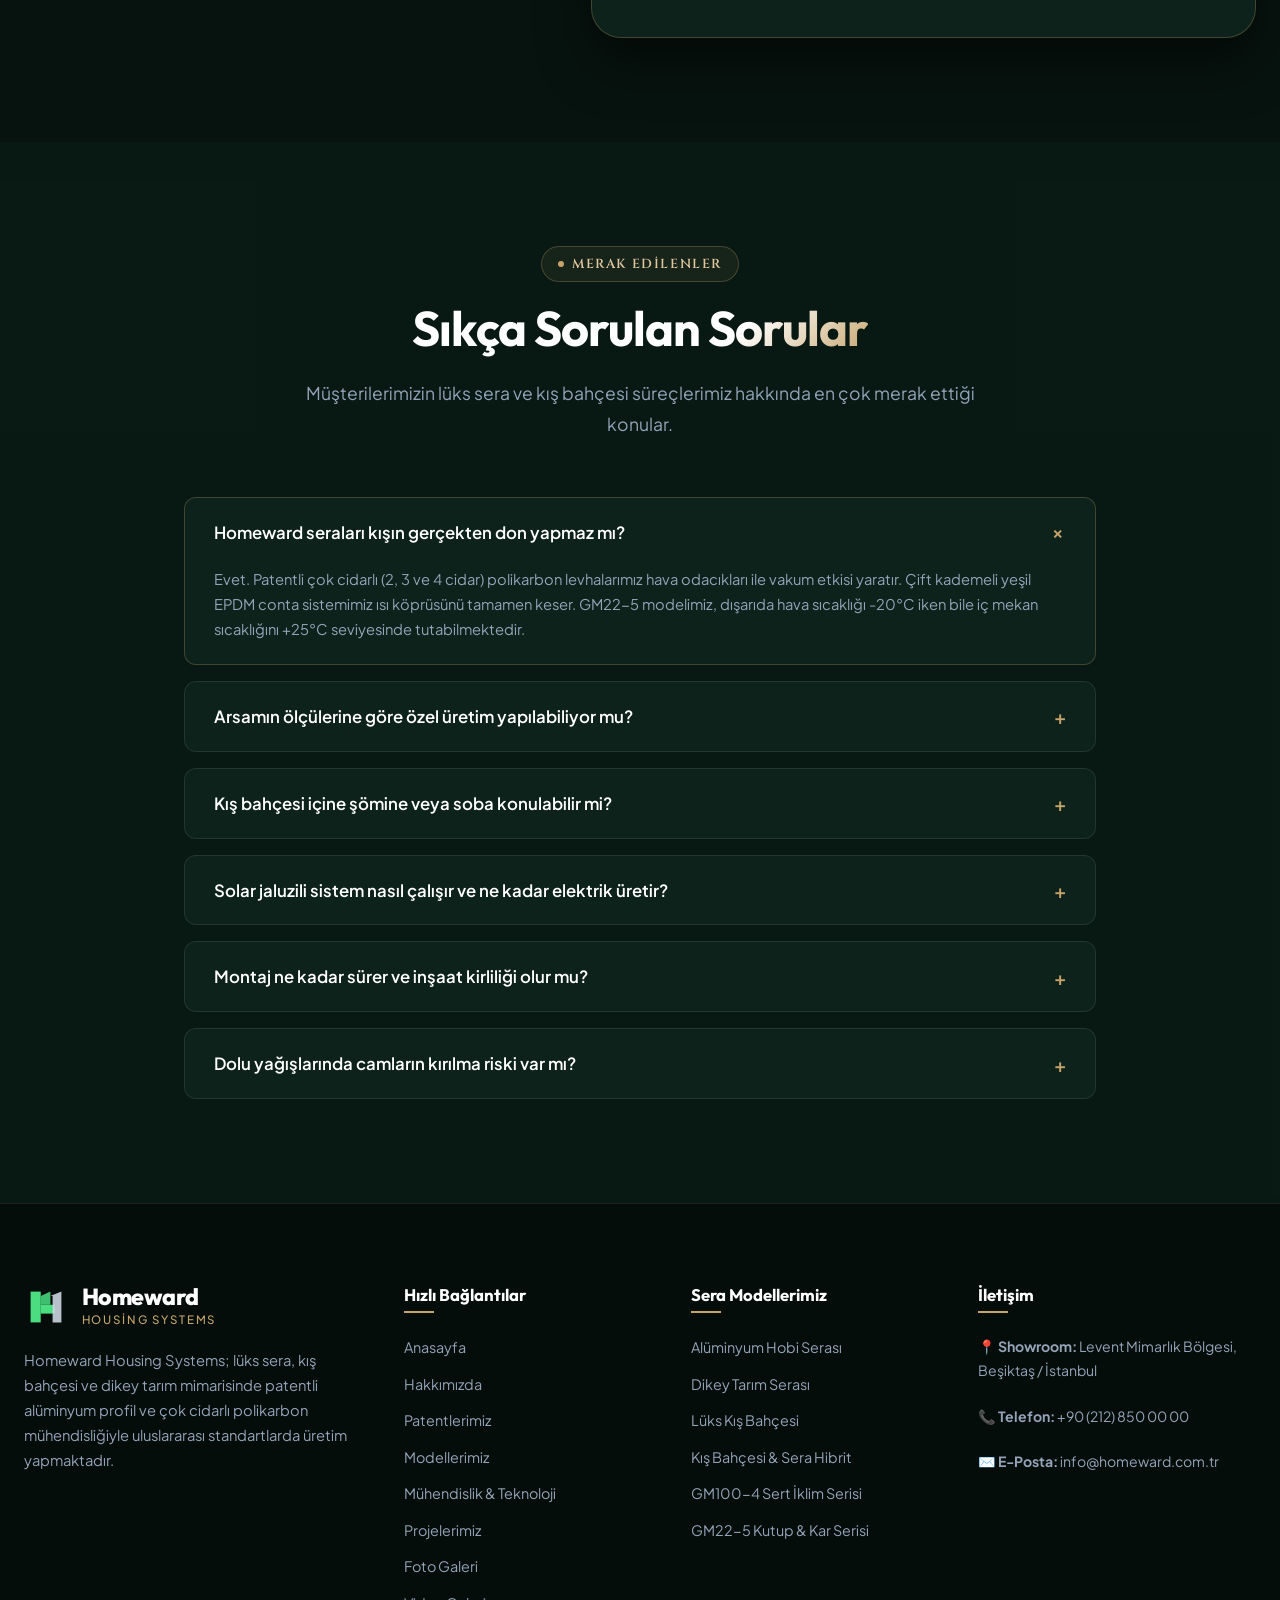
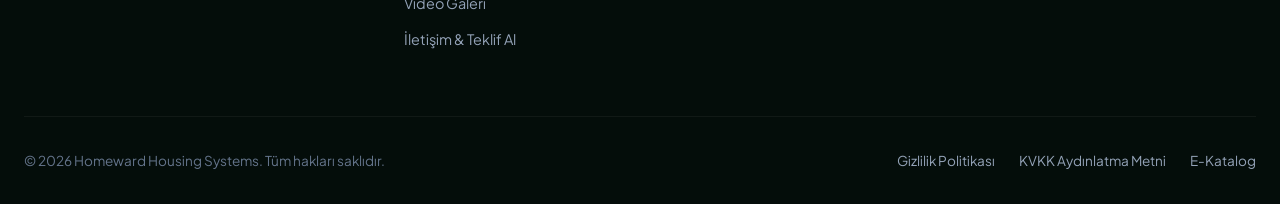
<file: iletisim.html>
<!DOCTYPE html>
<html lang="tr">
<head>
  <meta charset="UTF-8">
  <meta name="viewport" content="width=device-width, initial-scale=1.0">
  <title>İletişim & Teklif Al | Homeward Housing Systems</title>
  <meta name="description" content="Homeward lüks sera ve kış bahçesi sistemleri için fiyat teklifi alın, keşif talep edin veya Levent showroom'umuzu ziyaret edin.">
  <link rel="stylesheet" href="assets/css/style.css">
  <link rel="icon" type="image/png" href="assets/images/logo_transparent.png">
</head>
<body>

  <!-- Üst Bilgi Duyuru Bandı -->
  <div class="topbar">
    <div class="container topbar-content">
      <div class="topbar-info">
        <a href="tel:+902128500000">📞 +90 (212) 850 00 00</a>
        <a href="mailto:info@homeward.com.tr">✉️ info@homeward.com.tr</a>
        <span>📍 Showroom & Üretim Merkezi</span>
      </div>
      <div class="topbar-promo">
        <a href="assets/homeward_katalog.pdf" download class="btn-outline-gold btn-sm" style="padding: 0.2rem 0.8rem; font-size: 0.75rem;">PDF Kataloğu İndir</a>
      </div>
    </div>
  </div>

  <!-- Header -->
  <header class="site-header">
    <div class="container nav-container">
      <a href="index.html" class="brand-logo">
        <div class="brand-logo-icon">
          <svg viewBox="0 0 100 100" fill="none" xmlns="http://www.w3.org/2000/svg">
            <path d="M15 15 H38 V85 H15 Z" fill="url(#logoGradCon)" />
            <path d="M38 45 H70 V65 H38 Z" fill="url(#logoGradCon)" />
            <path d="M60 25 L85 15 V85 H65 V25 Z" fill="#CBD5E1" opacity="0.9" />
            <path d="M38 25 L60 15 V45 H38 Z" fill="#4ADE80" opacity="0.85" />
            <defs>
              <linearGradient id="logoGradCon" x1="15" y1="15" x2="70" y2="85" gradientUnits="userSpaceOnUse">
                <stop stop-color="#4ADE80" />
                <stop offset="1" stop-color="#15803D" />
              </linearGradient>
            </defs>
          </svg>
        </div>
        <div class="brand-logo-text">
          <span class="brand-logo-name">Homeward</span>
          <span class="brand-logo-tagline">Housing Systems</span>
        </div>
      </a>

      <nav class="nav-menu">
        <a href="index.html" class="nav-link">Anasayfa</a>
        
        <div class="nav-item-dropdown">
          <a href="hakkimizda.html" class="nav-link nav-dropdown-toggle">
            Hakkımızda <span class="dropdown-arrow">▾</span>
          </a>
          <div class="dropdown-menu">
            <a href="hakkimizda.html" class="dropdown-item">
              <span class="dropdown-item-title">Kurumsal & Vizyon</span>
              <span class="dropdown-item-desc">Homeward hikayesi ve değerlerimiz</span>
            </a>
            <a href="patentlerimiz.html" class="dropdown-item">
              <span class="dropdown-item-title">Patentlerimiz <span class="badge-mini">Tescilli</span></span>
              <span class="dropdown-item-desc">Tescilli profil ve conta teknolojilerimiz</span>
            </a>
          </div>
        </div>

        <a href="modeller.html" class="nav-link">Modellerimiz</a>
        <a href="teknoloji.html" class="nav-link">Mühendislik & Teknoloji</a>
        <a href="referanslar.html" class="nav-link">Projeler</a>
        <a href="galeri.html" class="nav-link">Foto Galeri</a>
        <a href="video-galeri.html" class="nav-link">Video Galeri</a>
        <a href="iletisim.html" class="nav-link active">İletişim</a>
      </nav>

      <div class="nav-actions">
        <a href="iletisim.html" class="btn btn-primary btn-sm">Fiyat Teklifi Al</a>
        <button class="menu-toggle">☰</button>
      </div>
    </div>
  </header>

  <!-- Subpage Hero -->
  <section class="subpage-hero">
    <div class="container">
      <span class="section-tag font-serif">BİZE ULAŞIN</span>
      <h1 class="section-title">Mimari Keşif & <span>Fiyat Teklifi Alın</span></h1>
      <p class="section-desc center">
        Arazinizin veya villanızın özelliklerini bize iletin; uzman mimarlarımız projenize özel 3D modelleme ve fiyatlandırma hazırlasın.
      </p>
      <div class="breadcrumbs">
        <a href="index.html">Anasayfa</a>
        <span>/</span>
        <span>İletişim</span>
      </div>
    </div>
  </section>

  <!-- İletişim & Teklif Formu -->
  <section class="section">
    <div class="container">
      <div class="contact-container-grid">

        <!-- Sol Bilgi Paneli -->
        <div class="contact-info-panel">
          <div class="contact-card-box">
            <h3 style="font-size: 1.4rem; color: #FFF; margin-bottom: 1.5rem; border-bottom: 1px solid var(--border-subtle); padding-bottom: 0.8rem;">
              İletişim Kanallarımız
            </h3>

            <div class="contact-detail-item">
              <div class="contact-icon-bubble">📍</div>
              <div class="contact-text-box">
                <h5>Showroom & Genel Merkez</h5>
                <p>Büyükdere Caddesi, Levent Mimarlık Bölgesi No: 182, Beşiktaş / İstanbul</p>
              </div>
            </div>

            <div class="contact-detail-item">
              <div class="contact-icon-bubble">🏭</div>
              <div class="contact-text-box">
                <h5>Fabrika & Üretim Tesisi</h5>
                <p>Alüminyum ve İleri Mühendislik İhtisas OSB, Gebze / Kocaeli</p>
              </div>
            </div>

            <div class="contact-detail-item">
              <div class="contact-icon-bubble">📞</div>
              <div class="contact-text-box">
                <h5>Telefon Hattı</h5>
                <p><a href="tel:+902128500000">+90 (212) 850 00 00</a> (Pzt - Cmt 09:00 - 19:00)</p>
              </div>
            </div>

            <div class="contact-detail-item">
              <div class="contact-icon-bubble">💬</div>
              <div class="contact-text-box">
                <h5>Hızlı WhatsApp Danışmanı</h5>
                <p><a href="https://wa.me/905320000000" target="_blank">+90 (532) 000 00 00 (7/24 Aktif)</a></p>
              </div>
            </div>

            <div class="contact-detail-item">
              <div class="contact-icon-bubble">✉️</div>
              <div class="contact-text-box">
                <h5>E-Posta Adresimiz</h5>
                <p><a href="mailto:info@homeward.com.tr">info@homeward.com.tr</a></p>
              </div>
            </div>
          </div>

          <!-- Çalışma Saatleri Kartı -->
          <div class="contact-card-box" style="background: linear-gradient(145deg, #102920 0%, #091713 100%); border-color: var(--border-glass-gold);">
            <h4 style="font-size: 1.15rem; color: var(--color-accent-gold-light); margin-bottom: 1rem;">
              Showroom Randevusu & Ziyaret
            </h4>
            <p style="font-size: 0.9rem; color: #CBD5E1; margin-bottom: 1rem; line-height: 1.6;">
              Showroom'umuzda 1:1 ölçekli GM22 kış bahçesini, dikey tarım kulelerini ve şömine entegrasyonlarını birebir deneyimleyebilirsiniz.
            </p>
            <div style="font-size: 0.85rem; color: var(--text-muted);">
              <div>• Pazartesi - Cuma: 09:00 - 18:30</div>
              <div>• Cumartesi: 10:00 - 16:30</div>
              <div>• Pazar: Özel Mimari Randevu ile</div>
            </div>
          </div>
        </div>

        <!-- Sağ Form Paneli -->
        <div class="form-panel">
          <div class="form-header">
            <span class="section-tag font-serif">MİMARİ TEKLİF FORMU</span>
            <h3>Özel Projeniz İçin Teklif Alın</h3>
            <p>Aşağıdaki bilgileri doldurun, mimari ekibimiz 24 saat içinde fizibilite ve tahmini bütçe ile size dönsün.</p>
          </div>

          <!-- Başarılı Gönderim Uyarısı -->
          <div id="formSuccessAlert" style="display: none; background: rgba(16, 185, 129, 0.15); border: 1px solid #10B981; border-radius: var(--radius-md); padding: 1.2rem; margin-bottom: 1.5rem; color: #6EE7B7;">
            <strong style="display: block; font-size: 1rem; margin-bottom: 0.3rem;">✓ Talebiniz Başarıyla Alındı!</strong>
            Uzman mimari proje danışmanımız en geç 24 saat içinde verdiğiniz telefon numarasından sizinle iletişime geçecektir.
          </div>

          <form id="quoteForm">
            <div class="form-grid-2">
              <div class="form-group">
                <label for="fullName">Adınız Soyadınız *</label>
                <input type="text" id="fullName" class="form-control" placeholder="Örn: Ahmet Yılmaz" required>
              </div>

              <div class="form-group">
                <label for="phone">Telefon Numaranız *</label>
                <input type="tel" id="phone" class="form-control" placeholder="05XX XXX XX XX" required>
              </div>
            </div>

            <div class="form-grid-2">
              <div class="form-group">
                <label for="email">E-Posta Adresiniz *</label>
                <input type="email" id="email" class="form-control" placeholder="ahmet@example.com" required>
              </div>

              <div class="form-group">
                <label for="city">Proje İli / Bölge *</label>
                <input type="text" id="city" class="form-control" placeholder="Örn: Bolu, Abant veya Sapanca" required>
              </div>
            </div>

            <div class="form-grid-2">
              <div class="form-group">
                <label for="modelSelect">İlgilendiğiniz Model *</label>
                <select id="modelSelect" class="form-control" required>
                  <option value="" disabled selected>Bir model seçiniz...</option>
                  <option value="hobi-serasi">Alüminyum Hobi Serası</option>
                  <option value="dikey-tarim">Dikey Tarım & Hidroponik Sera</option>
                  <option value="kis-bahcesi">Lüks Kış Bahçesi & Salon</option>
                  <option value="hibrit">Kış Bahçesi & Sera Hibrit</option>
                  <option value="gm100">GM100-4 / GM100-4S Sert İklim Serisi</option>
                  <option value="gm22-3">GM22-3 Konfor Serisi (-7°C ➔ +25°C)</option>
                  <option value="gm22-4">GM22-4 Ağır Kış Serisi (-20°C ➔ +18°C)</option>
                  <option value="gm22-5">GM22-5 Kutup Serisi (-20°C ➔ +25°C)</option>
                  <option value="ozel-proje">Arsama Özel Mimari Tasarım</option>
                </select>
              </div>

              <div class="form-group">
                <label for="areaSelect">Tahmini Alan (m²)</label>
                <select id="areaSelect" class="form-control">
                  <option value="20-40">20 - 40 m² (Hobi / Küçük Bahçe)</option>
                  <option value="40-80">40 - 80 m² (Standart Villa Bahçesi)</option>
                  <option value="80-150" selected>80 - 150 m² (Geniş Salon & Botanik)</option>
                  <option value="150+">150 m² ve Üzeri (Büyük Çiftlik / Ticari)</option>
                </select>
              </div>
            </div>

            <div class="form-grid-2">
              <div class="form-group">
                <label for="solarPref">Solar Jaluzi İster misiniz?</label>
                <select id="solarPref" class="form-control">
                  <option value="yes">Evet (Kendi elektriğini üreten PV hücreler)</option>
                  <option value="no">Hayır (Standart çok odacıklı sistem)</option>
                  <option value="info">Görüşmede karar vereceğim</option>
                </select>
              </div>

              <div class="form-group">
                <label for="fireplacePref">Şömine Baca Çıkışı?</label>
                <select id="fireplacePref" class="form-control">
                  <option value="yes">Evet (Asma şömine entegre edilsin)</option>
                  <option value="no">Hayır (Yalnızca sera / oturma)</option>
                </select>
              </div>
            </div>

            <div class="form-group">
              <label for="notes">Özel İstekleriniz veya Proje Notlarınız</label>
              <textarea id="notes" class="form-control" placeholder="Arsanızın eğimi, kar durumu, yetiştirmek istediğiniz bitkiler veya arzu ettiğiniz özel detaylar..."></textarea>
            </div>

            <button type="submit" class="btn btn-primary btn-lg" style="width: 100%;">
              Fiyat Teklifi ve Keşif Talebini Gönder ➔
            </button>
            <p style="text-align: center; font-size: 0.78rem; color: #64748B; margin-top: 0.8rem;">
              🔒 Bilgileriniz gizlilik politikamız kapsamında korunur ve 3. şahıslarla paylaşılmaz.
            </p>
          </form>
        </div>

      </div>
    </div>
  </section>

  <!-- SIKÇA SORULAN SORULAR (FAQ) -->
  <section class="section" style="background: rgba(13, 34, 27, 0.45);">
    <div class="container container-narrow">
      <div class="section-header text-center">
        <span class="section-tag font-serif">MERAK EDİLENLER</span>
        <h2 class="section-title">Sıkça Sorulan <span>Sorular</span></h2>
        <p class="section-desc center">
          Müşterilerimizin lüks sera ve kış bahçesi süreçlerimiz hakkında en çok merak ettiği konular.
        </p>
      </div>

      <div class="faq-list">
        <div class="faq-item active">
          <button class="faq-question">
            <span>Homeward seraları kışın gerçekten don yapmaz mı?</span>
            <span class="faq-icon">+</span>
          </button>
          <div class="faq-answer">
            <p>
              Evet. Patentli çok cidarlı (2, 3 ve 4 cidar) polikarbon levhalarımız hava odacıkları ile vakum etkisi yaratır. Çift kademeli yeşil EPDM conta sistemimiz ısı köprüsünü tamamen keser. GM22-5 modelimiz, dışarıda hava sıcaklığı -20°C iken bile iç mekan sıcaklığını +25°C seviyesinde tutabilmektedir.
            </p>
          </div>
        </div>

        <div class="faq-item">
          <button class="faq-question">
            <span>Arsamın ölçülerine göre özel üretim yapılabiliyor mu?</span>
            <span class="faq-icon">+</span>
          </button>
          <div class="faq-answer">
            <p>
              Kesinlikle. Standart panel modüllerimizin (1250x2150 mm polikarbon ve 1500x2050 mm cam) yanı sıra arazinizin formuna, bahçenizin peyzajına ve mevcut bina cephenize tam uyumlu özel mimari ekstrüzyon üretimi yapmaktayız.
            </p>
          </div>
        </div>

        <div class="faq-item">
          <button class="faq-question">
            <span>Kış bahçesi içine şömine veya soba konulabilir mi?</span>
            <span class="faq-icon">+</span>
          </button>
          <div class="faq-answer">
            <p>
              Evet. Homeward kış bahçeleri asma şömineler, döküm sobalar ve barbekü üniteleri için özel sızdırmaz çift cidarlı baca geçiş modülleriyle donatılmıştır. Çatı polikarbon veya camına zarar vermeyen paslanmaz termal flanşlar kullanılır.
            </p>
          </div>
        </div>

        <div class="faq-item">
          <button class="faq-question">
            <span>Solar jaluzili sistem nasıl çalışır ve ne kadar elektrik üretir?</span>
            <span class="faq-icon">+</span>
          </button>
          <div class="faq-answer">
            <p>
              Polikarbon paneller arasına jaluzi diziliminde yerleştirilen monokristal ince film fotovoltaik hücreler, sera içinin aşırı ısınmasını önleyerek gölgeleme yapar. Aynı zamanda ürettiği elektrik enerjisiyle (ortalama 2.5 kW - 5 kW) sera içi aydınlatmayı, otomatik pencereleri ve sulama pompalarını kesintisiz çalıştırır.
            </p>
          </div>
        </div>

        <div class="faq-item">
          <button class="faq-question">
            <span>Montaj ne kadar sürer ve inşaat kirliliği olur mu?</span>
            <span class="faq-icon">+</span>
          </button>
          <div class="faq-answer">
            <p>
              Tüm elemanlar fabrikamızda milimetrik CNC makinelerde kesilip delindiği için şantiyede kaynak veya harç işlemi yapılmaz. Ortalama 50-100 m² bir sera yapısının montajı uzman ekibimiz tarafından 3 ila 5 iş günü içerisinde sıfır kirlilikle tamamlanır.
            </p>
          </div>
        </div>

        <div class="faq-item">
          <button class="faq-question">
            <span>Dolu yağışlarında camların kırılma riski var mı?</span>
            <span class="faq-icon">+</span>
          </button>
          <div class="faq-answer">
            <p>
              Hayır. Çift ve çok cidarlı modellerimizde dış cephede kullanılan 8mm polikarbon cam katman, standart cama kıyasla 200 kat daha yüksek darbe emme gücüne sahiptir. Fındık ve ceviz büyüklüğündeki ağır dolu fırtınalarına karşı kırılmama garantisi verilmektedir.
            </p>
          </div>
        </div>
      </div>
    </div>
  </section>

  <!-- Footer -->
  <footer class="site-footer">
    <div class="container">
      <div class="footer-grid">
        <div class="footer-brand">
          <a href="index.html" class="brand-logo" style="margin-bottom: 1rem;">
            <div class="brand-logo-icon">
              <svg viewBox="0 0 100 100" fill="none" xmlns="http://www.w3.org/2000/svg">
                <path d="M15 15 H38 V85 H15 Z" fill="#4ADE80" />
                <path d="M38 45 H70 V65 H38 Z" fill="#4ADE80" />
                <path d="M60 25 L85 15 V85 H65 V25 Z" fill="#CBD5E1" opacity="0.9" />
                <path d="M38 25 L60 15 V45 H38 Z" fill="#4ADE80" opacity="0.85" />
              </svg>
            </div>
            <div class="brand-logo-text">
              <span class="brand-logo-name">Homeward</span>
              <span class="brand-logo-tagline">Housing Systems</span>
            </div>
          </a>
          <p>
            Homeward Housing Systems; lüks sera, kış bahçesi ve dikey tarım mimarisinde patentli alüminyum profil ve çok cidarlı polikarbon mühendisliğiyle uluslararası standartlarda üretim yapmaktadır.
          </p>
        </div>

        <div class="footer-col">
          <h4>Hızlı Bağlantılar</h4>
          <div class="footer-links">
            <a href="index.html">Anasayfa</a>
            <a href="hakkimizda.html">Hakkımızda</a>
            <a href="patentlerimiz.html">Patentlerimiz</a>
            <a href="modeller.html">Modellerimiz</a>
            <a href="teknoloji.html">Mühendislik & Teknoloji</a>
            <a href="referanslar.html">Projelerimiz</a>
            <a href="galeri.html">Foto Galeri</a>
            <a href="video-galeri.html">Video Galeri</a>
            <a href="iletisim.html">İletişim & Teklif Al</a>
          </div>
        </div>

        <div class="footer-col">
          <h4>Sera Modellerimiz</h4>
          <div class="footer-links">
            <a href="modeller.html#hobi">Alüminyum Hobi Serası</a>
            <a href="modeller.html#dikey">Dikey Tarım Serası</a>
            <a href="modeller.html#kis-bahcesi">Lüks Kış Bahçesi</a>
            <a href="modeller.html#hibrit">Kış Bahçesi & Sera Hibrit</a>
            <a href="modeller.html#gm100">GM100-4 Sert İklim Serisi</a>
            <a href="modeller.html#gm22-5">GM22-5 Kutup & Kar Serisi</a>
          </div>
        </div>

        <div class="footer-col">
          <h4>İletişim</h4>
          <div class="footer-links" style="color: var(--text-muted); font-size: 0.88rem;">
            <p style="margin-bottom: 0.6rem;">📍 <strong>Showroom:</strong> Levent Mimarlık Bölgesi, Beşiktaş / İstanbul</p>
            <p style="margin-bottom: 0.6rem;">📞 <strong>Telefon:</strong> +90 (212) 850 00 00</p>
            <p style="margin-bottom: 0.6rem;">✉️ <strong>E-Posta:</strong> info@homeward.com.tr</p>
          </div>
        </div>
      </div>

      <div class="footer-bottom">
        <div>© 2026 Homeward Housing Systems. Tüm hakları saklıdır.</div>
        <div style="display: flex; gap: 1.5rem;">
          <a href="#">Gizlilik Politikası</a>
          <a href="#">KVKK Aydınlatma Metni</a>
          <a href="assets/homeward_katalog.pdf" download>E-Katalog</a>
        </div>
      </div>
    </div>
  </footer>

  <!-- Sabit WhatsApp & Yukarı Çık Butonları -->
  <div class="floating-actions">
    <a href="https://wa.me/905320000000" target="_blank" class="floating-btn whatsapp-float" aria-label="WhatsApp Destek Hattı">💬</a>
    <button class="floating-btn back-to-top" aria-label="Yukarı Çık">↑</button>
  </div>

  <script src="assets/js/main.js"></script>
</body>
</html>
</file>
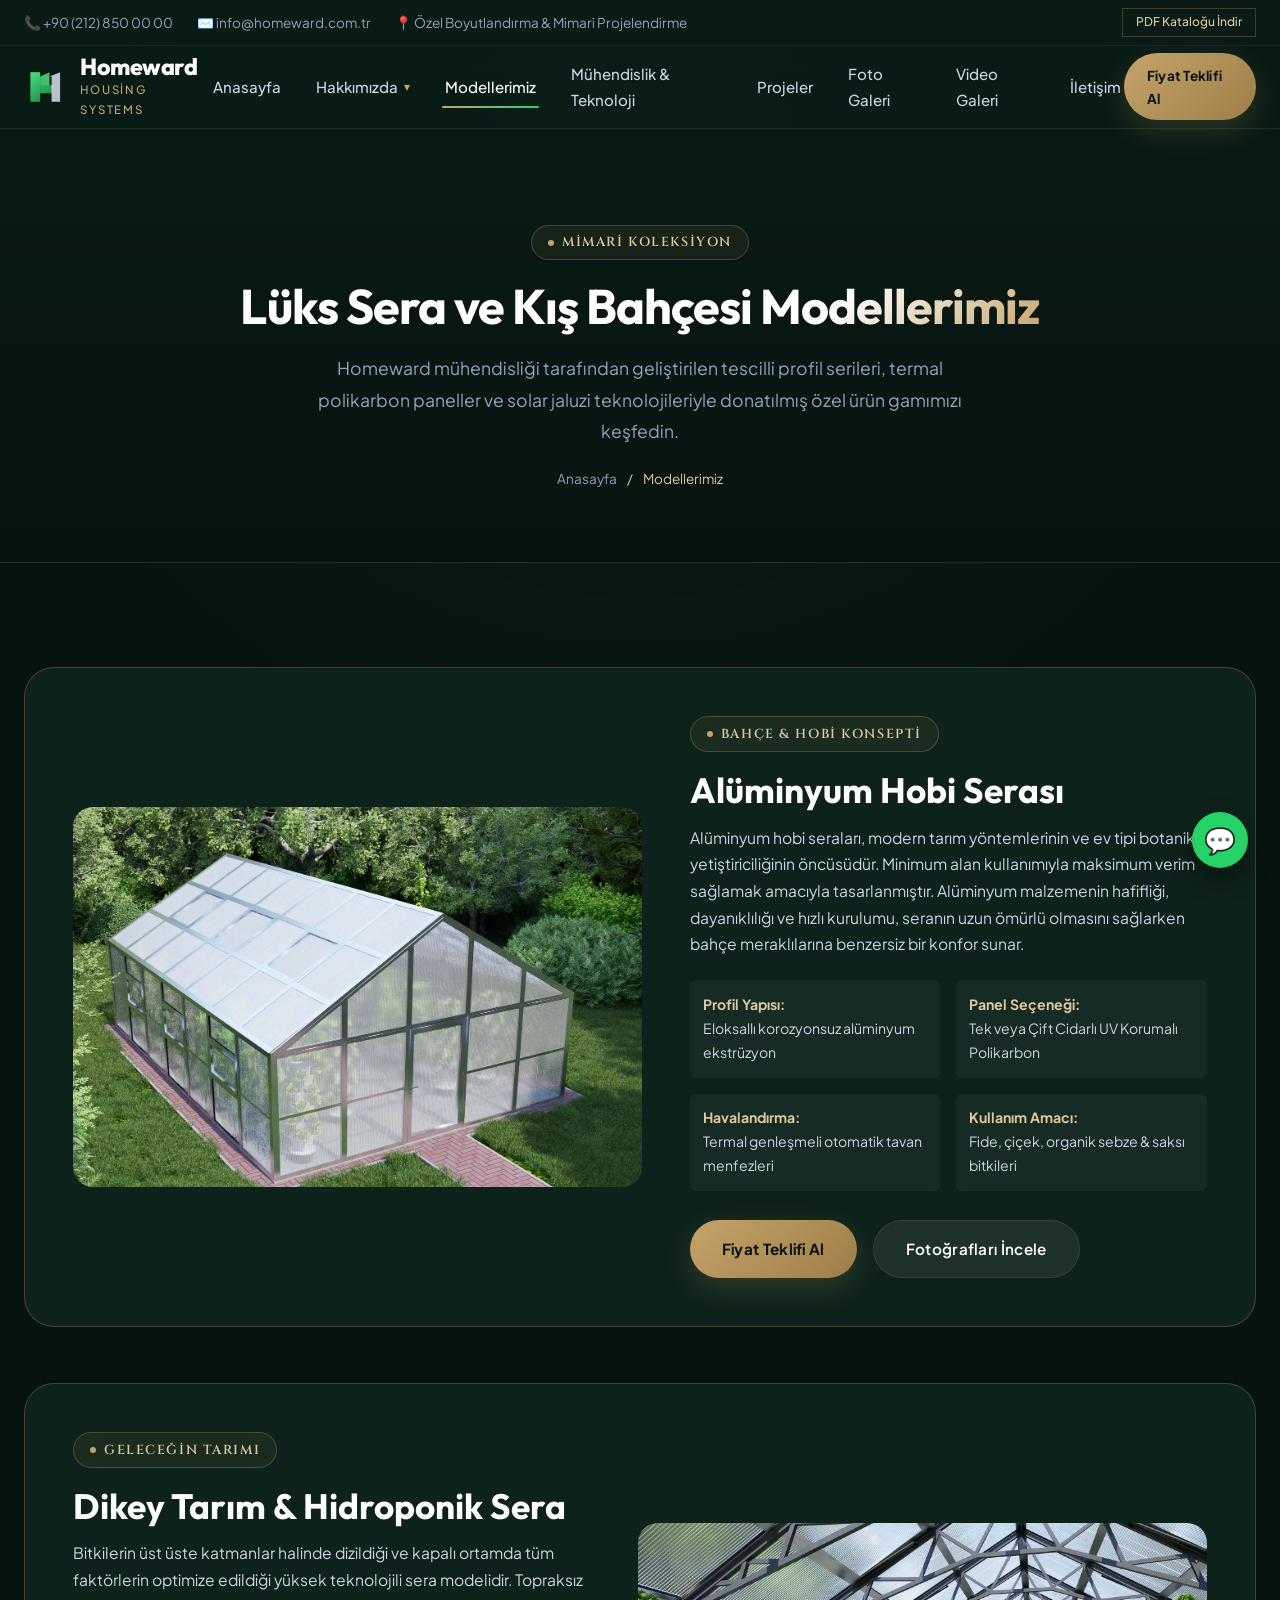
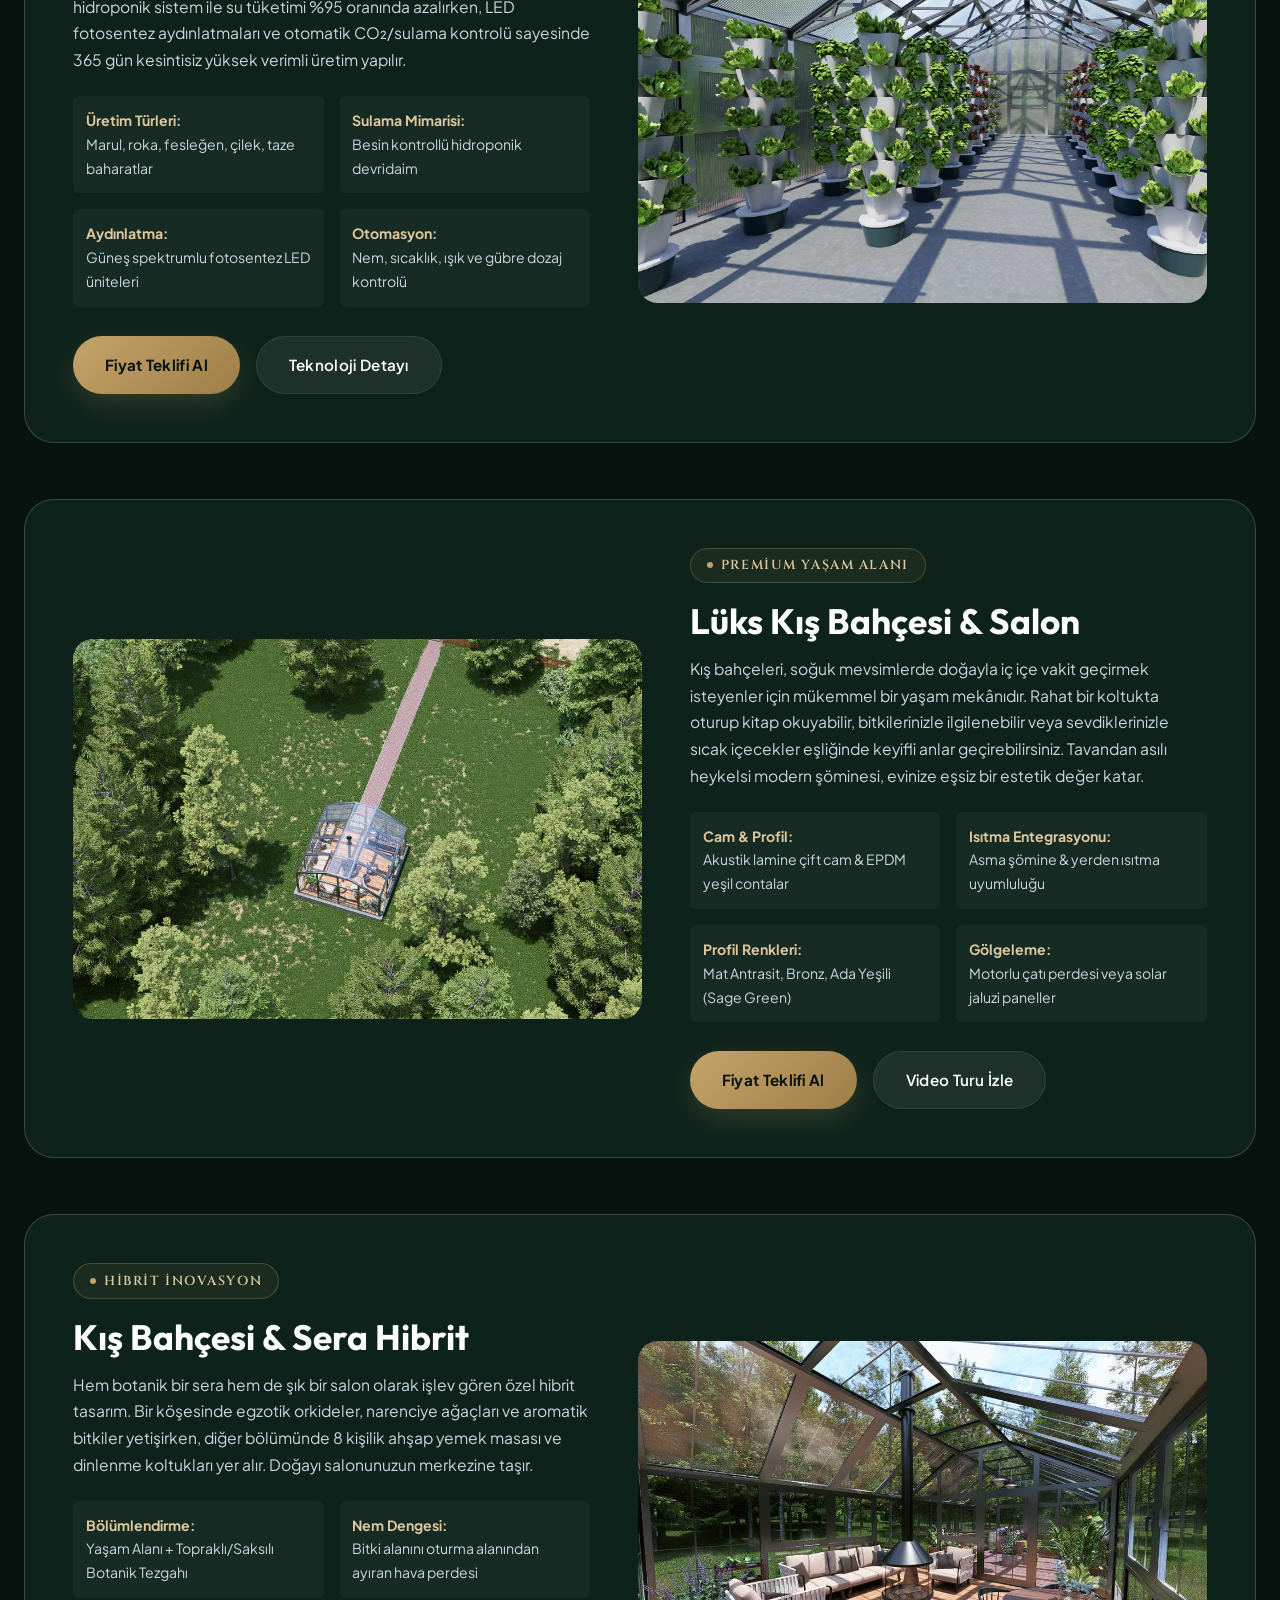
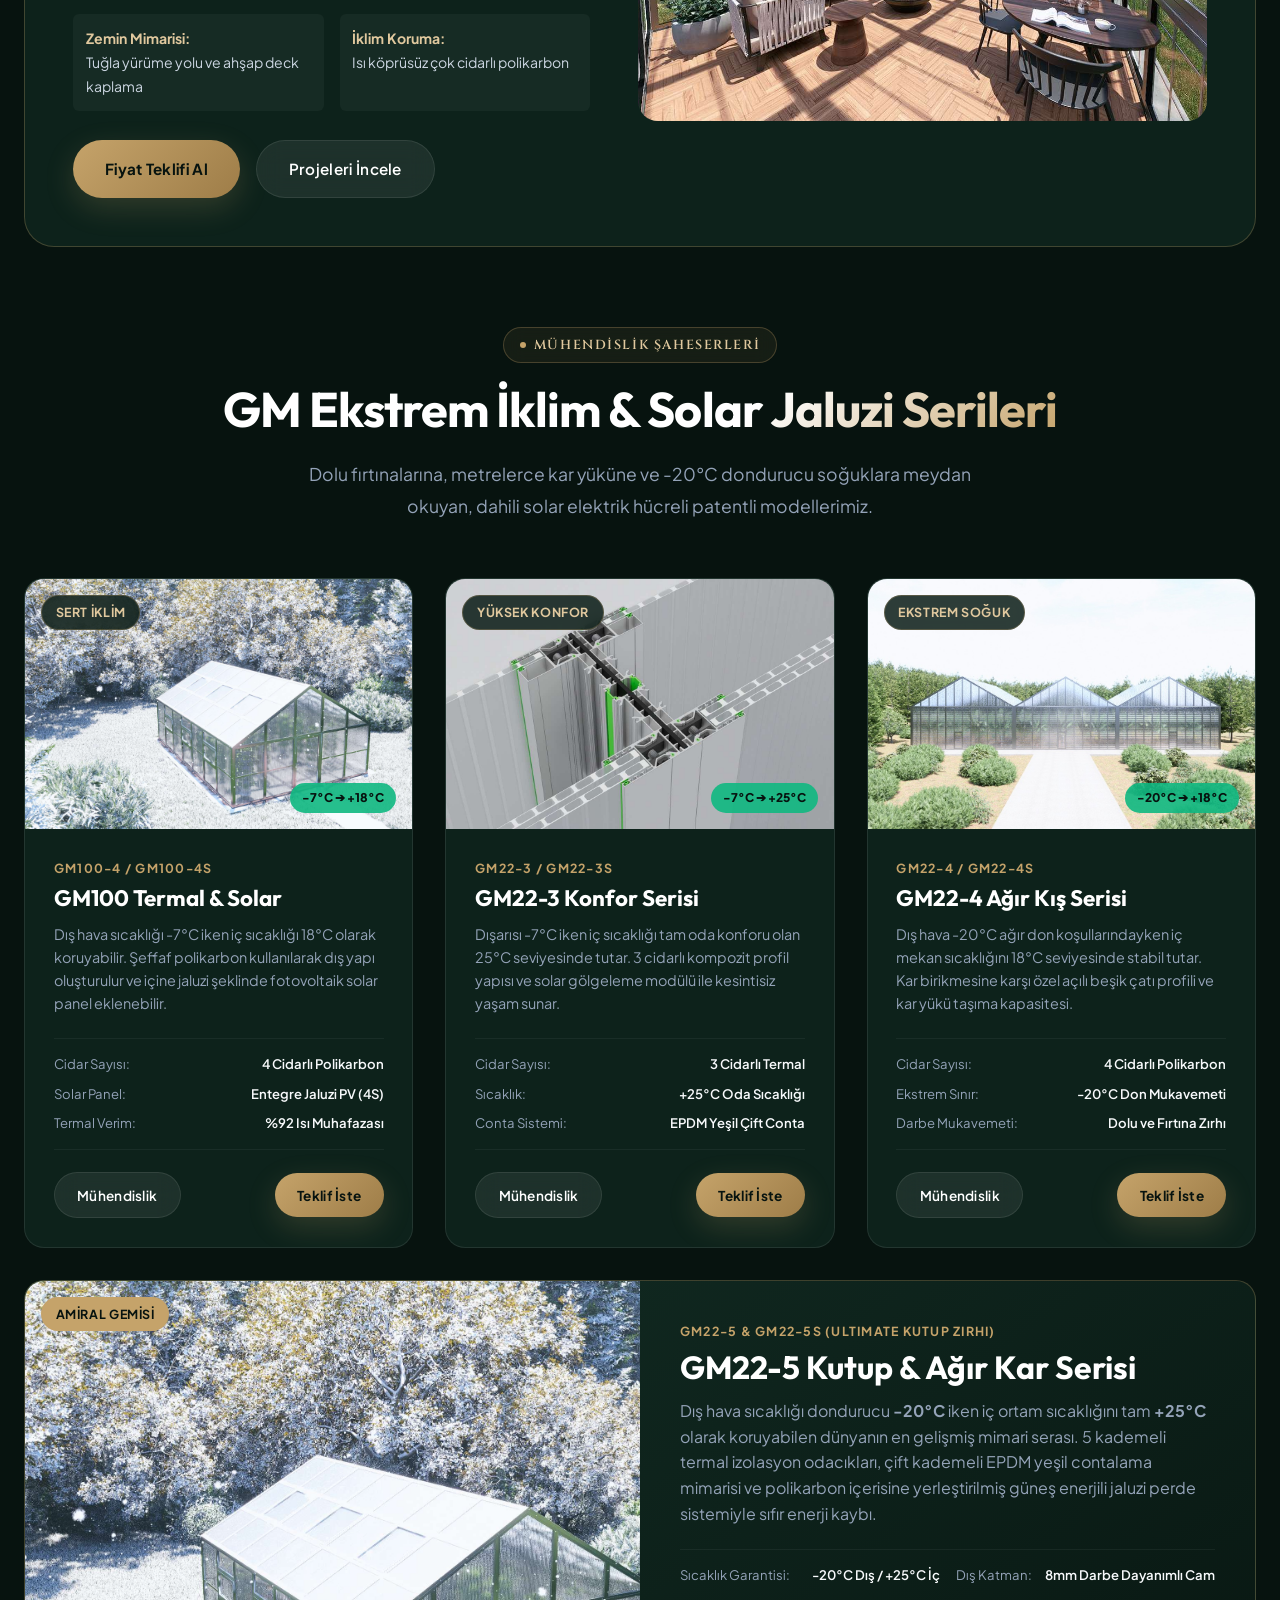
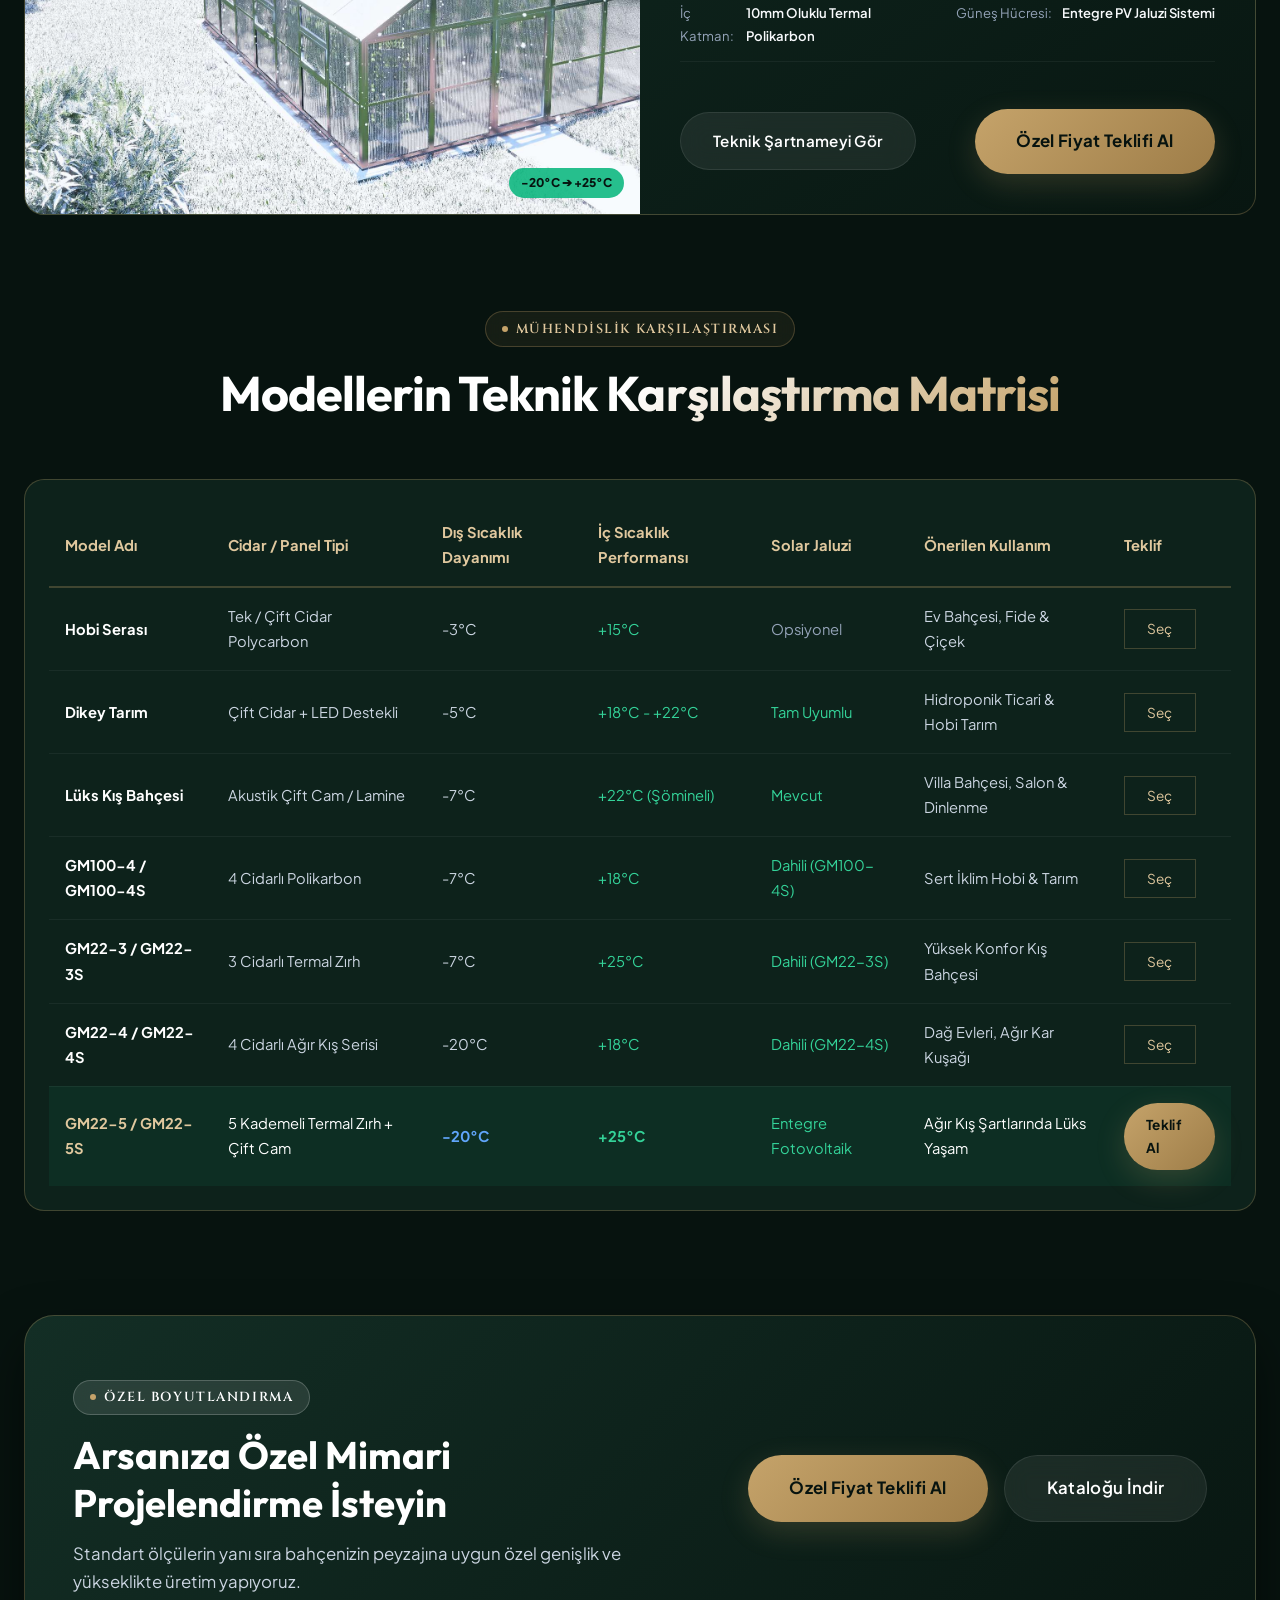
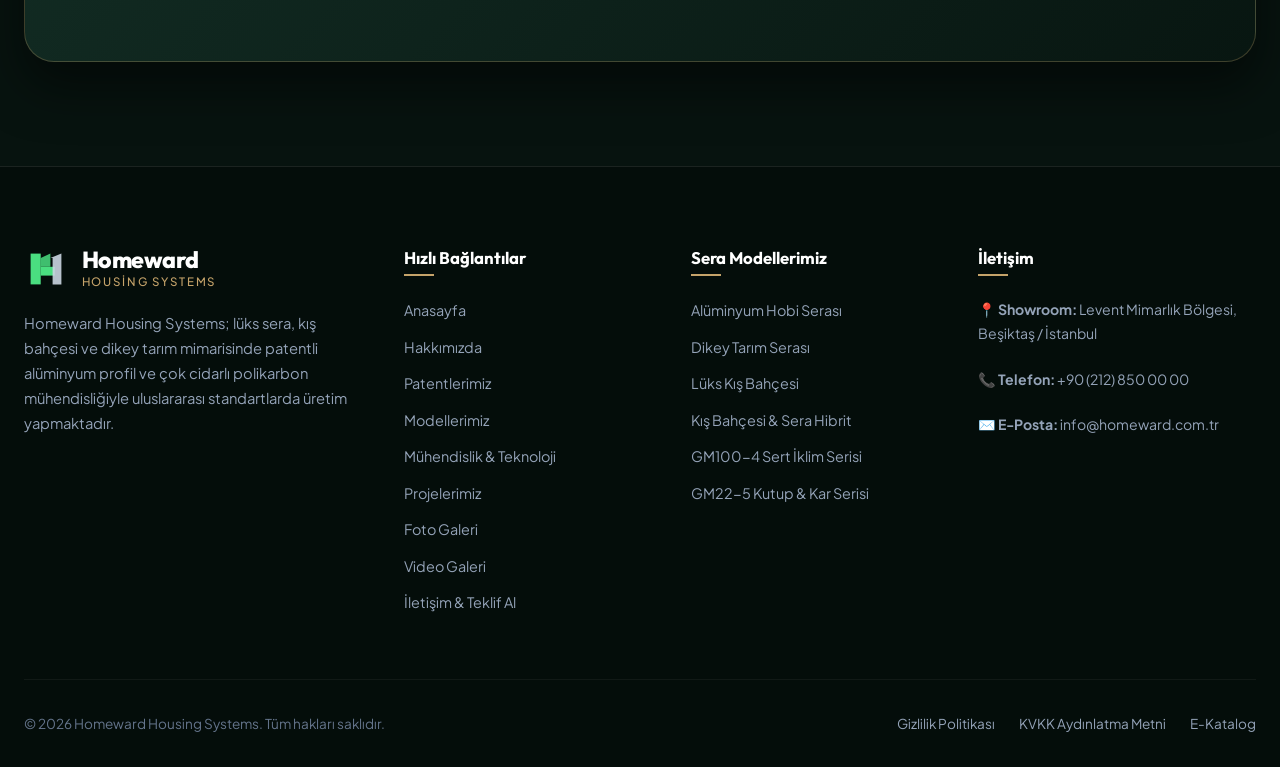
<file: modeller.html>
<!DOCTYPE html>
<html lang="tr">
<head>
  <meta charset="UTF-8">
  <meta name="viewport" content="width=device-width, initial-scale=1.0">
  <title>Modellerimiz & Çözümler | Homeward Housing Systems</title>
  <meta name="description" content="Homeward lüks sera ve kış bahçesi modelleri: Hobi seraları, hidroponik dikey tarım, panoramik kış bahçeleri, GM100 ve GM22 ekstrem iklim serileri.">
  <link rel="stylesheet" href="assets/css/style.css">
  <link rel="icon" type="image/png" href="assets/images/logo_transparent.png">
</head>
<body>

  <!-- Üst Bilgi Duyuru Bandı -->
  <div class="topbar">
    <div class="container topbar-content">
      <div class="topbar-info">
        <a href="tel:+902128500000">📞 +90 (212) 850 00 00</a>
        <a href="mailto:info@homeward.com.tr">✉️ info@homeward.com.tr</a>
        <span>📍 Özel Boyutlandırma & Mimari Projelendirme</span>
      </div>
      <div class="topbar-promo">
        <a href="assets/homeward_katalog.pdf" download class="btn-outline-gold btn-sm" style="padding: 0.2rem 0.8rem; font-size: 0.75rem;">PDF Kataloğu İndir</a>
      </div>
    </div>
  </div>

  <!-- Ana Navigasyon Header -->
  <header class="site-header">
    <div class="container nav-container">
      <a href="index.html" class="brand-logo">
        <div class="brand-logo-icon">
          <svg viewBox="0 0 100 100" fill="none" xmlns="http://www.w3.org/2000/svg">
            <path d="M15 15 H38 V85 H15 Z" fill="url(#logoGradMod)" />
            <path d="M38 45 H70 V65 H38 Z" fill="url(#logoGradMod)" />
            <path d="M60 25 L85 15 V85 H65 V25 Z" fill="#CBD5E1" opacity="0.9" />
            <path d="M38 25 L60 15 V45 H38 Z" fill="#4ADE80" opacity="0.85" />
            <defs>
              <linearGradient id="logoGradMod" x1="15" y1="15" x2="70" y2="85" gradientUnits="userSpaceOnUse">
                <stop stop-color="#4ADE80" />
                <stop offset="1" stop-color="#15803D" />
              </linearGradient>
            </defs>
          </svg>
        </div>
        <div class="brand-logo-text">
          <span class="brand-logo-name">Homeward</span>
          <span class="brand-logo-tagline">Housing Systems</span>
        </div>
      </a>

      <nav class="nav-menu">
        <a href="index.html" class="nav-link">Anasayfa</a>
        
        <div class="nav-item-dropdown">
          <a href="hakkimizda.html" class="nav-link nav-dropdown-toggle">
            Hakkımızda <span class="dropdown-arrow">▾</span>
          </a>
          <div class="dropdown-menu">
            <a href="hakkimizda.html" class="dropdown-item">
              <span class="dropdown-item-title">Kurumsal & Vizyon</span>
              <span class="dropdown-item-desc">Homeward hikayesi ve değerlerimiz</span>
            </a>
            <a href="patentlerimiz.html" class="dropdown-item">
              <span class="dropdown-item-title">Patentlerimiz <span class="badge-mini">Tescilli</span></span>
              <span class="dropdown-item-desc">Tescilli profil ve conta teknolojilerimiz</span>
            </a>
          </div>
        </div>

        <a href="modeller.html" class="nav-link active">Modellerimiz</a>
        <a href="teknoloji.html" class="nav-link">Mühendislik & Teknoloji</a>
        <a href="referanslar.html" class="nav-link">Projeler</a>
        <a href="galeri.html" class="nav-link">Foto Galeri</a>
        <a href="video-galeri.html" class="nav-link">Video Galeri</a>
        <a href="iletisim.html" class="nav-link">İletişim</a>
      </nav>

      <div class="nav-actions">
        <a href="iletisim.html" class="btn btn-primary btn-sm">Fiyat Teklifi Al</a>
        <button class="menu-toggle">☰</button>
      </div>
    </div>
  </header>

  <!-- Subpage Hero -->
  <section class="subpage-hero">
    <div class="container">
      <span class="section-tag font-serif">MİMARİ KOLEKSİYON</span>
      <h1 class="section-title">Lüks Sera ve Kış Bahçesi <span>Modellerimiz</span></h1>
      <p class="section-desc center">
        Homeward mühendisliği tarafından geliştirilen tescilli profil serileri, termal polikarbon paneller ve solar jaluzi teknolojileriyle donatılmış özel ürün gamımızı keşfedin.
      </p>
      <div class="breadcrumbs">
        <a href="index.html">Anasayfa</a>
        <span>/</span>
        <span>Modellerimiz</span>
      </div>
    </div>
  </section>

  <!-- Modeller Listesi -->
  <section class="section">
    <div class="container">
      
      <!-- Model 1: Hobi Serası -->
      <div id="hobi" style="background: var(--bg-card); border: 1px solid var(--border-glass-gold); border-radius: var(--radius-xl); padding: 3rem; margin-bottom: 3.5rem; display: grid; grid-template-columns: 1.1fr 1fr; gap: 3rem; align-items: center;">
        <div style="border-radius: var(--radius-lg); overflow: hidden; height: 380px;">
          <img src="assets/images/models/hobi_serasi_main.jpg" alt="Alüminyum Hobi Serası" style="width: 100%; height: 100%; object-fit: cover;">
        </div>
        <div>
          <span class="section-tag font-serif">BAHÇE & HOBİ KONSEPTİ</span>
          <h2 style="font-size: 2.2rem; color: #FFF; margin-bottom: 0.8rem;">Alüminyum Hobi Serası</h2>
          <p style="color: var(--text-body); font-size: 0.98rem; line-height: 1.7; margin-bottom: 1.4rem;">
            Alüminyum hobi seraları, modern tarım yöntemlerinin ve ev tipi botanik yetiştiriciliğinin öncüsüdür. Minimum alan kullanımıyla maksimum verim sağlamak amacıyla tasarlanmıştır. Alüminyum malzemenin hafifliği, dayanıklılığı ve hızlı kurulumu, seranın uzun ömürlü olmasını sağlarken bahçe meraklılarına benzersiz bir konfor sunar.
          </p>
          <div style="display: grid; grid-template-columns: 1fr 1fr; gap: 1rem; margin-bottom: 1.8rem; font-size: 0.88rem;">
            <div style="background: rgba(255,255,255,0.04); padding: 0.8rem; border-radius: var(--radius-sm);">
              <strong style="color: var(--color-accent-gold-light); display: block;">Profil Yapısı:</strong>
              Eloksallı korozyonsuz alüminyum ekstrüzyon
            </div>
            <div style="background: rgba(255,255,255,0.04); padding: 0.8rem; border-radius: var(--radius-sm);">
              <strong style="color: var(--color-accent-gold-light); display: block;">Panel Seçeneği:</strong>
              Tek veya Çift Cidarlı UV Korumalı Polikarbon
            </div>
            <div style="background: rgba(255,255,255,0.04); padding: 0.8rem; border-radius: var(--radius-sm);">
              <strong style="color: var(--color-accent-gold-light); display: block;">Havalandırma:</strong>
              Termal genleşmeli otomatik tavan menfezleri
            </div>
            <div style="background: rgba(255,255,255,0.04); padding: 0.8rem; border-radius: var(--radius-sm);">
              <strong style="color: var(--color-accent-gold-light); display: block;">Kullanım Amacı:</strong>
              Fide, çiçek, organik sebze & saksı bitkileri
            </div>
          </div>
          <div style="display: flex; gap: 1rem;">
            <a href="iletisim.html?model=hobi-serasi" class="btn btn-primary">Fiyat Teklifi Al</a>
            <a href="galeri.html" class="btn btn-secondary">Fotoğrafları İncele</a>
          </div>
        </div>
      </div>

      <!-- Model 2: Dikey Tarım Serası -->
      <div id="dikey" style="background: var(--bg-card); border: 1px solid var(--border-glass-gold); border-radius: var(--radius-xl); padding: 3rem; margin-bottom: 3.5rem; display: grid; grid-template-columns: 1fr 1.1fr; gap: 3rem; align-items: center;">
        <div>
          <span class="section-tag font-serif">GELECEĞİN TARIMI</span>
          <h2 style="font-size: 2.2rem; color: #FFF; margin-bottom: 0.8rem;">Dikey Tarım & Hidroponik Sera</h2>
          <p style="color: var(--text-body); font-size: 0.98rem; line-height: 1.7; margin-bottom: 1.4rem;">
            Bitkilerin üst üste katmanlar halinde dizildiği ve kapalı ortamda tüm faktörlerin optimize edildiği yüksek teknolojili sera modelidir. Topraksız hidroponik sistem ile su tüketimi %95 oranında azalırken, LED fotosentez aydınlatmaları ve otomatik CO₂/sulama kontrolü sayesinde 365 gün kesintisiz yüksek verimli üretim yapılır.
          </p>
          <div style="display: grid; grid-template-columns: 1fr 1fr; gap: 1rem; margin-bottom: 1.8rem; font-size: 0.88rem;">
            <div style="background: rgba(255,255,255,0.04); padding: 0.8rem; border-radius: var(--radius-sm);">
              <strong style="color: var(--color-accent-gold-light); display: block;">Üretim Türleri:</strong>
              Marul, roka, fesleğen, çilek, taze baharatlar
            </div>
            <div style="background: rgba(255,255,255,0.04); padding: 0.8rem; border-radius: var(--radius-sm);">
              <strong style="color: var(--color-accent-gold-light); display: block;">Sulama Mimarisi:</strong>
              Besin kontrollü hidroponik devridaim
            </div>
            <div style="background: rgba(255,255,255,0.04); padding: 0.8rem; border-radius: var(--radius-sm);">
              <strong style="color: var(--color-accent-gold-light); display: block;">Aydınlatma:</strong>
              Güneş spektrumlu fotosentez LED üniteleri
            </div>
            <div style="background: rgba(255,255,255,0.04); padding: 0.8rem; border-radius: var(--radius-sm);">
              <strong style="color: var(--color-accent-gold-light); display: block;">Otomasyon:</strong>
              Nem, sıcaklık, ışık ve gübre dozaj kontrolü
            </div>
          </div>
          <div style="display: flex; gap: 1rem;">
            <a href="iletisim.html?model=dikey-tarim" class="btn btn-primary">Fiyat Teklifi Al</a>
            <a href="teknoloji.html" class="btn btn-secondary">Teknoloji Detayı</a>
          </div>
        </div>
        <div style="border-radius: var(--radius-lg); overflow: hidden; height: 380px;">
          <img src="assets/images/models/dikey_tarim_interior.jpg" alt="Dikey Tarım Hidroponik Kuleler" style="width: 100%; height: 100%; object-fit: cover;">
        </div>
      </div>

      <!-- Model 3: Lüks Kış Bahçesi & Şömineli Salon -->
      <div id="kis-bahcesi" style="background: var(--bg-card); border: 1px solid var(--border-glass-gold); border-radius: var(--radius-xl); padding: 3rem; margin-bottom: 3.5rem; display: grid; grid-template-columns: 1.1fr 1fr; gap: 3rem; align-items: center;">
        <div style="border-radius: var(--radius-lg); overflow: hidden; height: 380px;">
          <img src="assets/images/models/kis_bahcesi_somine.jpg" alt="Lüks Kış Bahçesi Şömineli Salon" style="width: 100%; height: 100%; object-fit: cover;">
        </div>
        <div>
          <span class="section-tag font-serif">PREMİUM YAŞAM ALANI</span>
          <h2 style="font-size: 2.2rem; color: #FFF; margin-bottom: 0.8rem;">Lüks Kış Bahçesi & Salon</h2>
          <p style="color: var(--text-body); font-size: 0.98rem; line-height: 1.7; margin-bottom: 1.4rem;">
            Kış bahçeleri, soğuk mevsimlerde doğayla iç içe vakit geçirmek isteyenler için mükemmel bir yaşam mekânıdır. Rahat bir koltukta oturup kitap okuyabilir, bitkilerinizle ilgilenebilir veya sevdiklerinizle sıcak içecekler eşliğinde keyifli anlar geçirebilirsiniz. Tavandan asılı heykelsi modern şöminesi, evinize eşsiz bir estetik değer katar.
          </p>
          <div style="display: grid; grid-template-columns: 1fr 1fr; gap: 1rem; margin-bottom: 1.8rem; font-size: 0.88rem;">
            <div style="background: rgba(255,255,255,0.04); padding: 0.8rem; border-radius: var(--radius-sm);">
              <strong style="color: var(--color-accent-gold-light); display: block;">Cam & Profil:</strong>
              Akustik lamine çift cam & EPDM yeşil contalar
            </div>
            <div style="background: rgba(255,255,255,0.04); padding: 0.8rem; border-radius: var(--radius-sm);">
              <strong style="color: var(--color-accent-gold-light); display: block;">Isıtma Entegrasyonu:</strong>
              Asma şömine & yerden ısıtma uyumluluğu
            </div>
            <div style="background: rgba(255,255,255,0.04); padding: 0.8rem; border-radius: var(--radius-sm);">
              <strong style="color: var(--color-accent-gold-light); display: block;">Profil Renkleri:</strong>
              Mat Antrasit, Bronz, Ada Yeşili (Sage Green)
            </div>
            <div style="background: rgba(255,255,255,0.04); padding: 0.8rem; border-radius: var(--radius-sm);">
              <strong style="color: var(--color-accent-gold-light); display: block;">Gölgeleme:</strong>
              Motorlu çatı perdesi veya solar jaluzi paneller
            </div>
          </div>
          <div style="display: flex; gap: 1rem;">
            <a href="iletisim.html?model=kis-bahcesi" class="btn btn-primary">Fiyat Teklifi Al</a>
            <a href="video-galeri.html" class="btn btn-secondary">Video Turu İzle</a>
          </div>
        </div>
      </div>

      <!-- Model 4: Kış Bahçesi & Sera Hibrit -->
      <div id="hibrit" style="background: var(--bg-card); border: 1px solid var(--border-glass-gold); border-radius: var(--radius-xl); padding: 3rem; margin-bottom: 3.5rem; display: grid; grid-template-columns: 1fr 1.1fr; gap: 3rem; align-items: center;">
        <div>
          <span class="section-tag font-serif">HİBRİT İNOVASYON</span>
          <h2 style="font-size: 2.2rem; color: #FFF; margin-bottom: 0.8rem;">Kış Bahçesi & Sera Hibrit</h2>
          <p style="color: var(--text-body); font-size: 0.98rem; line-height: 1.7; margin-bottom: 1.4rem;">
            Hem botanik bir sera hem de şık bir salon olarak işlev gören özel hibrit tasarım. Bir köşesinde egzotik orkideler, narenciye ağaçları ve aromatik bitkiler yetişirken, diğer bölümünde 8 kişilik ahşap yemek masası ve dinlenme koltukları yer alır. Doğayı salonunuzun merkezine taşır.
          </p>
          <div style="display: grid; grid-template-columns: 1fr 1fr; gap: 1rem; margin-bottom: 1.8rem; font-size: 0.88rem;">
            <div style="background: rgba(255,255,255,0.04); padding: 0.8rem; border-radius: var(--radius-sm);">
              <strong style="color: var(--color-accent-gold-light); display: block;">Bölümlendirme:</strong>
              Yaşam Alanı + Topraklı/Saksılı Botanik Tezgahı
            </div>
            <div style="background: rgba(255,255,255,0.04); padding: 0.8rem; border-radius: var(--radius-sm);">
              <strong style="color: var(--color-accent-gold-light); display: block;">Nem Dengesi:</strong>
              Bitki alanını oturma alanından ayıran hava perdesi
            </div>
            <div style="background: rgba(255,255,255,0.04); padding: 0.8rem; border-radius: var(--radius-sm);">
              <strong style="color: var(--color-accent-gold-light); display: block;">Zemin Mimarisi:</strong>
              Tuğla yürüme yolu ve ahşap deck kaplama
            </div>
            <div style="background: rgba(255,255,255,0.04); padding: 0.8rem; border-radius: var(--radius-sm);">
              <strong style="color: var(--color-accent-gold-light); display: block;">İklim Koruma:</strong>
              Isı köprüsüz çok cidarlı polikarbon
            </div>
          </div>
          <div style="display: flex; gap: 1rem;">
            <a href="iletisim.html?model=hibrit" class="btn btn-primary">Fiyat Teklifi Al</a>
            <a href="galeri.html" class="btn btn-secondary">Projeleri İncele</a>
          </div>
        </div>
        <div style="border-radius: var(--radius-lg); overflow: hidden; height: 380px;">
          <img src="assets/images/models/kis_bahcesi_sera_hibrit.jpg" alt="Kış Bahçesi ve Sera Hibrit Alan" style="width: 100%; height: 100%; object-fit: cover;">
        </div>
      </div>

      <!-- Ekstrem İklim & Solar Modelleri (GM Serisi Grid) -->
      <div id="gm-serisi" style="margin-top: 5rem;">
        <div class="section-header text-center">
          <span class="section-tag font-serif">MÜHENDİSLİK ŞAHESERLERİ</span>
          <h2 class="section-title">GM Ekstrem İklim & <span>Solar Jaluzi Serileri</span></h2>
          <p class="section-desc center">
            Dolu fırtınalarına, metrelerce kar yüküne ve -20°C dondurucu soğuklara meydan okuyan, dahili solar elektrik hücreli patentli modellerimiz.
          </p>
        </div>

        <div class="models-grid">
          <!-- GM100-4 & GM100-4S -->
          <div class="model-card" id="gm100">
            <div class="model-img-wrapper">
              <img src="assets/images/models/sert_iklim_solar_sera.jpg" alt="GM100-4 ve Solar GM100-4S">
              <span class="model-badge">Sert İklim</span>
              <span class="model-climate-tag">-7°C ➔ +18°C</span>
            </div>
            <div class="model-content">
              <span class="model-code">GM100-4 / GM100-4S</span>
              <h3 class="model-name">GM100 Termal & Solar</h3>
              <p class="model-desc">
                Dış hava sıcaklığı -7°C iken iç sıcaklığı 18°C olarak koruyabilir. Şeffaf polikarbon kullanılarak dış yapı oluşturulur ve içine jaluzi şeklinde fotovoltaik solar panel eklenebilir.
              </p>
              <div class="model-specs-list">
                <div class="model-spec-item"><span class="label">Cidar Sayısı:</span><span class="value">4 Cidarlı Polikarbon</span></div>
                <div class="model-spec-item"><span class="label">Solar Panel:</span><span class="value">Entegre Jaluzi PV (4S)</span></div>
                <div class="model-spec-item"><span class="label">Termal Verim:</span><span class="value">%92 Isı Muhafazası</span></div>
              </div>
              <div class="model-card-footer">
                <a href="teknoloji.html#gm100" class="btn btn-secondary btn-sm">Mühendislik</a>
                <a href="iletisim.html?model=gm100" class="btn btn-primary btn-sm">Teklif İste</a>
              </div>
            </div>
          </div>

          <!-- GM22-3 & GM22-3S -->
          <div class="model-card" id="gm22-3">
            <div class="model-img-wrapper">
              <img src="assets/images/tech/solar_jaluzi_profil.jpg" alt="GM22-3 ve Solar GM22-3S">
              <span class="model-badge">Yüksek Konfor</span>
              <span class="model-climate-tag">-7°C ➔ +25°C</span>
            </div>
            <div class="model-content">
              <span class="model-code">GM22-3 / GM22-3S</span>
              <h3 class="model-name">GM22-3 Konfor Serisi</h3>
              <p class="model-desc">
                Dışarısı -7°C iken iç sıcaklığı tam oda konforu olan 25°C seviyesinde tutar. 3 cidarlı kompozit profil yapısı ve solar gölgeleme modülü ile kesintisiz yaşam sunar.
              </p>
              <div class="model-specs-list">
                <div class="model-spec-item"><span class="label">Cidar Sayısı:</span><span class="value">3 Cidarlı Termal</span></div>
                <div class="model-spec-item"><span class="label">Sıcaklık:</span><span class="value">+25°C Oda Sıcaklığı</span></div>
                <div class="model-spec-item"><span class="label">Conta Sistemi:</span><span class="value">EPDM Yeşil Çift Conta</span></div>
              </div>
              <div class="model-card-footer">
                <a href="teknoloji.html#gm22-3" class="btn btn-secondary btn-sm">Mühendislik</a>
                <a href="iletisim.html?model=gm22-3" class="btn btn-primary btn-sm">Teklif İste</a>
              </div>
            </div>
          </div>

          <!-- GM22-4 & GM22-4S -->
          <div class="model-card" id="gm22-4">
            <div class="model-img-wrapper">
              <img src="assets/images/hero/hero_front.jpg" alt="GM22-4 Ekstrem Soğuk İklim Serası">
              <span class="model-badge">Ekstrem Soğuk</span>
              <span class="model-climate-tag">-20°C ➔ +18°C</span>
            </div>
            <div class="model-content">
              <span class="model-code">GM22-4 / GM22-4S</span>
              <h3 class="model-name">GM22-4 Ağır Kış Serisi</h3>
              <p class="model-desc">
                Dış hava -20°C ağır don koşullarındayken iç mekan sıcaklığını 18°C seviyesinde stabil tutar. Kar birikmesine karşı özel açılı beşik çatı profili ve kar yükü taşıma kapasitesi.
              </p>
              <div class="model-specs-list">
                <div class="model-spec-item"><span class="label">Cidar Sayısı:</span><span class="value">4 Cidarlı Polikarbon</span></div>
                <div class="model-spec-item"><span class="label">Ekstrem Sınır:</span><span class="value">-20°C Don Mukavemeti</span></div>
                <div class="model-spec-item"><span class="label">Darbe Mukavemeti:</span><span class="value">Dolu ve Fırtına Zırhı</span></div>
              </div>
              <div class="model-card-footer">
                <a href="teknoloji.html#gm22-4" class="btn btn-secondary btn-sm">Mühendislik</a>
                <a href="iletisim.html?model=gm22-4" class="btn btn-primary btn-sm">Teklif İste</a>
              </div>
            </div>
          </div>

          <!-- GM22-5 & GM22-5S (Amiral Gemisi) -->
          <div class="model-card" id="gm22-5" style="grid-column: span 3; display: grid; grid-template-columns: 1fr 1fr; border-color: var(--border-glass-gold); background: linear-gradient(145deg, #132E25 0%, #081611 100%);">
            <div class="model-img-wrapper" style="height: 100%;">
              <img src="assets/images/hero/snow_arctic_greenhouse.jpg" alt="GM22-5 Kutup Serisi Sera">
              <span class="model-badge" style="background: var(--color-accent-gold); color: #07130F;">Amiral Gemisi</span>
              <span class="model-climate-tag">-20°C ➔ +25°C</span>
            </div>
            <div class="model-content" style="padding: 2.5rem;">
              <span class="model-code">GM22-5 & GM22-5S (ULTIMATE KUTUP ZIRHI)</span>
              <h3 class="model-name" style="font-size: 2rem;">GM22-5 Kutup & Ağır Kar Serisi</h3>
              <p class="model-desc" style="font-size: 1rem;">
                Dış hava sıcaklığı dondurucu <strong>-20°C</strong> iken iç ortam sıcaklığını tam <strong>+25°C</strong> olarak koruyabilen dünyanın en gelişmiş mimari serası. 5 kademeli termal izolasyon odacıkları, çift kademeli EPDM yeşil contalama mimarisi ve polikarbon içerisine yerleştirilmiş güneş enerjili jaluzi perde sistemiyle sıfır enerji kaybı.
              </p>
              <div class="model-specs-list" style="grid-template-columns: 1fr 1fr; display: grid; gap: 1rem;">
                <div class="model-spec-item"><span class="label">Sıcaklık Garantisi:</span><span class="value">-20°C Dış / +25°C İç</span></div>
                <div class="model-spec-item"><span class="label">Dış Katman:</span><span class="value">8mm Darbe Dayanımlı Cam</span></div>
                <div class="model-spec-item"><span class="label">İç Katman:</span><span class="value">10mm Oluklu Termal Polikarbon</span></div>
                <div class="model-spec-item"><span class="label">Güneş Hücresi:</span><span class="value">Entegre PV Jaluzi Sistemi</span></div>
              </div>
              <div class="model-card-footer" style="margin-top: 1.5rem;">
                <a href="teknoloji.html" class="btn btn-secondary">Teknik Şartnameyi Gör</a>
                <a href="iletisim.html?model=gm22-5" class="btn btn-primary btn-lg">Özel Fiyat Teklifi Al</a>
              </div>
            </div>
          </div>
        </div>
      </div>

      <!-- KARŞILAŞTIRMA TABLOSU -->
      <div style="margin-top: 6rem;">
        <div class="section-header text-center">
          <span class="section-tag font-serif">MÜHENDİSLİK KARŞILAŞTIRMASI</span>
          <h2 class="section-title">Modellerin <span>Teknik Karşılaştırma Matrisi</span></h2>
        </div>

        <div style="overflow-x: auto; background: var(--bg-card); border: 1px solid var(--border-glass-gold); border-radius: var(--radius-lg); padding: 1.5rem;">
          <table style="width: 100%; border-collapse: collapse; text-align: left; font-size: 0.92rem;">
            <thead>
              <tr style="border-bottom: 2px solid var(--border-glass-gold); color: var(--color-accent-gold-light);">
                <th style="padding: 1rem;">Model Adı</th>
                <th style="padding: 1rem;">Cidar / Panel Tipi</th>
                <th style="padding: 1rem;">Dış Sıcaklık Dayanımı</th>
                <th style="padding: 1rem;">İç Sıcaklık Performansı</th>
                <th style="padding: 1rem;">Solar Jaluzi</th>
                <th style="padding: 1rem;">Önerilen Kullanım</th>
                <th style="padding: 1rem;">Teklif</th>
              </tr>
            </thead>
            <tbody>
              <tr style="border-bottom: 1px solid var(--border-subtle);">
                <td style="padding: 1rem; font-weight: 700; color: #FFF;">Hobi Serası</td>
                <td style="padding: 1rem; color: var(--text-body);">Tek / Çift Cidar Polycarbon</td>
                <td style="padding: 1rem;">-3°C</td>
                <td style="padding: 1rem; color: #34D399;">+15°C</td>
                <td style="padding: 1rem; color: var(--text-muted);">Opsiyonel</td>
                <td style="padding: 1rem;">Ev Bahçesi, Fide & Çiçek</td>
                <td style="padding: 1rem;"><a href="iletisim.html?model=hobi" class="btn-outline-gold btn-sm">Seç</a></td>
              </tr>
              <tr style="border-bottom: 1px solid var(--border-subtle);">
                <td style="padding: 1rem; font-weight: 700; color: #FFF;">Dikey Tarım</td>
                <td style="padding: 1rem; color: var(--text-body);">Çift Cidar + LED Destekli</td>
                <td style="padding: 1rem;">-5°C</td>
                <td style="padding: 1rem; color: #34D399;">+18°C - +22°C</td>
                <td style="padding: 1rem; color: #34D399;">Tam Uyumlu</td>
                <td style="padding: 1rem;">Hidroponik Ticari & Hobi Tarım</td>
                <td style="padding: 1rem;"><a href="iletisim.html?model=dikey" class="btn-outline-gold btn-sm">Seç</a></td>
              </tr>
              <tr style="border-bottom: 1px solid var(--border-subtle);">
                <td style="padding: 1rem; font-weight: 700; color: #FFF;">Lüks Kış Bahçesi</td>
                <td style="padding: 1rem; color: var(--text-body);">Akustik Çift Cam / Lamine</td>
                <td style="padding: 1rem;">-7°C</td>
                <td style="padding: 1rem; color: #34D399;">+22°C (Şömineli)</td>
                <td style="padding: 1rem; color: #34D399;">Mevcut</td>
                <td style="padding: 1rem;">Villa Bahçesi, Salon & Dinlenme</td>
                <td style="padding: 1rem;"><a href="iletisim.html?model=kis-bahcesi" class="btn-outline-gold btn-sm">Seç</a></td>
              </tr>
              <tr style="border-bottom: 1px solid var(--border-subtle);">
                <td style="padding: 1rem; font-weight: 700; color: #FFF;">GM100-4 / GM100-4S</td>
                <td style="padding: 1rem; color: var(--text-body);">4 Cidarlı Polikarbon</td>
                <td style="padding: 1rem;">-7°C</td>
                <td style="padding: 1rem; color: #34D399;">+18°C</td>
                <td style="padding: 1rem; color: #34D399;">Dahili (GM100-4S)</td>
                <td style="padding: 1rem;">Sert İklim Hobi & Tarım</td>
                <td style="padding: 1rem;"><a href="iletisim.html?model=gm100-4" class="btn-outline-gold btn-sm">Seç</a></td>
              </tr>
              <tr style="border-bottom: 1px solid var(--border-subtle);">
                <td style="padding: 1rem; font-weight: 700; color: #FFF;">GM22-3 / GM22-3S</td>
                <td style="padding: 1rem; color: var(--text-body);">3 Cidarlı Termal Zırh</td>
                <td style="padding: 1rem;">-7°C</td>
                <td style="padding: 1rem; color: #34D399;">+25°C</td>
                <td style="padding: 1rem; color: #34D399;">Dahili (GM22-3S)</td>
                <td style="padding: 1rem;">Yüksek Konfor Kış Bahçesi</td>
                <td style="padding: 1rem;"><a href="iletisim.html?model=gm22-3" class="btn-outline-gold btn-sm">Seç</a></td>
              </tr>
              <tr style="border-bottom: 1px solid var(--border-subtle);">
                <td style="padding: 1rem; font-weight: 700; color: #FFF;">GM22-4 / GM22-4S</td>
                <td style="padding: 1rem; color: var(--text-body);">4 Cidarlı Ağır Kış Serisi</td>
                <td style="padding: 1rem;">-20°C</td>
                <td style="padding: 1rem; color: #34D399;">+18°C</td>
                <td style="padding: 1rem; color: #34D399;">Dahili (GM22-4S)</td>
                <td style="padding: 1rem;">Dağ Evleri, Ağır Kar Kuşağı</td>
                <td style="padding: 1rem;"><a href="iletisim.html?model=gm22-4" class="btn-outline-gold btn-sm">Seç</a></td>
              </tr>
              <tr style="background: rgba(16, 185, 129, 0.08);">
                <td style="padding: 1rem; font-weight: 700; color: var(--color-accent-gold-light);">GM22-5 / GM22-5S</td>
                <td style="padding: 1rem; color: #FFF;">5 Kademeli Termal Zırh + Çift Cam</td>
                <td style="padding: 1rem; font-weight: 700; color: #60A5FA;">-20°C</td>
                <td style="padding: 1rem; font-weight: 700; color: #34D399;">+25°C</td>
                <td style="padding: 1rem; color: #34D399;">Entegre Fotovoltaik</td>
                <td style="padding: 1rem; color: #FFF;">Ağır Kış Şartlarında Lüks Yaşam</td>
                <td style="padding: 1rem;"><a href="iletisim.html?model=gm22-5" class="btn btn-primary btn-sm">Teklif Al</a></td>
              </tr>
            </tbody>
          </table>
        </div>
      </div>
    </div>
  </section>

  <!-- CTA Banner -->
  <section class="section" style="padding-top: 0;">
    <div class="container">
      <div class="cta-banner">
        <div class="cta-banner-content">
          <div>
            <span class="section-tag font-serif" style="background: rgba(255,255,255,0.1); border-color: rgba(255,255,255,0.2); color: #FFF;">ÖZEL BOYUTLANDIRMA</span>
            <h2>Arsanıza Özel Mimari Projelendirme İsteyin</h2>
            <p>Standart ölçülerin yanı sıra bahçenizin peyzajına uygun özel genişlik ve yükseklikte üretim yapıyoruz.</p>
          </div>
          <div class="cta-actions">
            <a href="iletisim.html" class="btn btn-primary btn-lg">Özel Fiyat Teklifi Al</a>
            <a href="assets/homeward_katalog.pdf" download class="btn btn-secondary btn-lg">Kataloğu İndir</a>
          </div>
        </div>
      </div>
    </div>
  </section>

  <!-- Footer -->
  <footer class="site-footer">
    <div class="container">
      <div class="footer-grid">
        <div class="footer-brand">
          <a href="index.html" class="brand-logo" style="margin-bottom: 1rem;">
            <div class="brand-logo-icon">
              <svg viewBox="0 0 100 100" fill="none" xmlns="http://www.w3.org/2000/svg">
                <path d="M15 15 H38 V85 H15 Z" fill="#4ADE80" />
                <path d="M38 45 H70 V65 H38 Z" fill="#4ADE80" />
                <path d="M60 25 L85 15 V85 H65 V25 Z" fill="#CBD5E1" opacity="0.9" />
                <path d="M38 25 L60 15 V45 H38 Z" fill="#4ADE80" opacity="0.85" />
              </svg>
            </div>
            <div class="brand-logo-text">
              <span class="brand-logo-name">Homeward</span>
              <span class="brand-logo-tagline">Housing Systems</span>
            </div>
          </a>
          <p>
            Homeward Housing Systems; lüks sera, kış bahçesi ve dikey tarım mimarisinde patentli alüminyum profil ve çok cidarlı polikarbon mühendisliğiyle uluslararası standartlarda üretim yapmaktadır.
          </p>
        </div>

        <div class="footer-col">
          <h4>Hızlı Bağlantılar</h4>
          <div class="footer-links">
            <a href="index.html">Anasayfa</a>
            <a href="hakkimizda.html">Hakkımızda</a>
            <a href="patentlerimiz.html">Patentlerimiz</a>
            <a href="modeller.html">Modellerimiz</a>
            <a href="teknoloji.html">Mühendislik & Teknoloji</a>
            <a href="referanslar.html">Projelerimiz</a>
            <a href="galeri.html">Foto Galeri</a>
            <a href="video-galeri.html">Video Galeri</a>
            <a href="iletisim.html">İletişim & Teklif Al</a>
          </div>
        </div>

        <div class="footer-col">
          <h4>Sera Modellerimiz</h4>
          <div class="footer-links">
            <a href="modeller.html#hobi">Alüminyum Hobi Serası</a>
            <a href="modeller.html#dikey">Dikey Tarım Serası</a>
            <a href="modeller.html#kis-bahcesi">Lüks Kış Bahçesi</a>
            <a href="modeller.html#hibrit">Kış Bahçesi & Sera Hibrit</a>
            <a href="modeller.html#gm100">GM100-4 Sert İklim Serisi</a>
            <a href="modeller.html#gm22-5">GM22-5 Kutup & Kar Serisi</a>
          </div>
        </div>

        <div class="footer-col">
          <h4>İletişim</h4>
          <div class="footer-links" style="color: var(--text-muted); font-size: 0.88rem;">
            <p style="margin-bottom: 0.6rem;">📍 <strong>Showroom:</strong> Levent Mimarlık Bölgesi, Beşiktaş / İstanbul</p>
            <p style="margin-bottom: 0.6rem;">📞 <strong>Telefon:</strong> +90 (212) 850 00 00</p>
            <p style="margin-bottom: 0.6rem;">✉️ <strong>E-Posta:</strong> info@homeward.com.tr</p>
          </div>
        </div>
      </div>

      <div class="footer-bottom">
        <div>© 2026 Homeward Housing Systems. Tüm hakları saklıdır.</div>
        <div style="display: flex; gap: 1.5rem;">
          <a href="#">Gizlilik Politikası</a>
          <a href="#">KVKK Aydınlatma Metni</a>
          <a href="assets/homeward_katalog.pdf" download>E-Katalog</a>
        </div>
      </div>
    </div>
  </footer>

  <!-- Sabit WhatsApp & Yukarı Çık Butonları -->
  <div class="floating-actions">
    <a href="https://wa.me/905320000000" target="_blank" class="floating-btn whatsapp-float" aria-label="WhatsApp Destek Hattı">💬</a>
    <button class="floating-btn back-to-top" aria-label="Yukarı Çık">↑</button>
  </div>

  <script src="assets/js/main.js"></script>
</body>
</html>
</file>
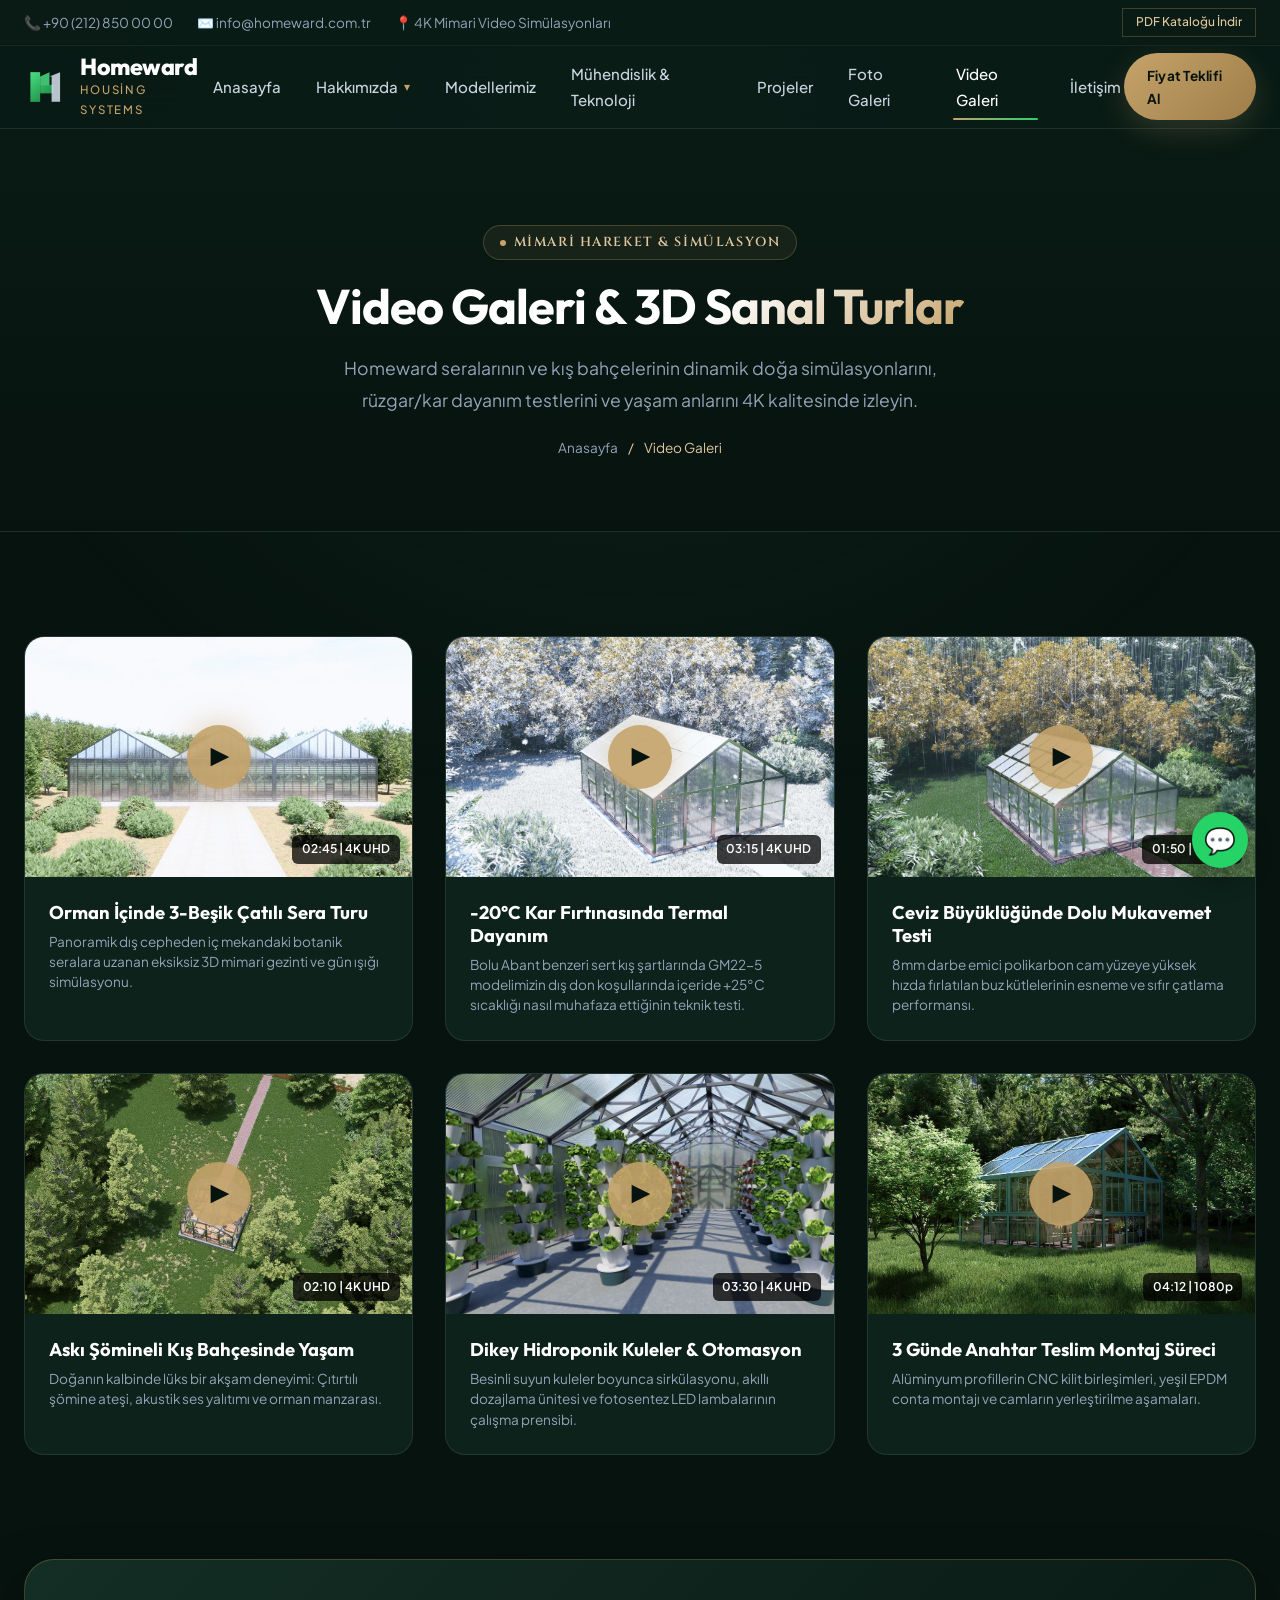
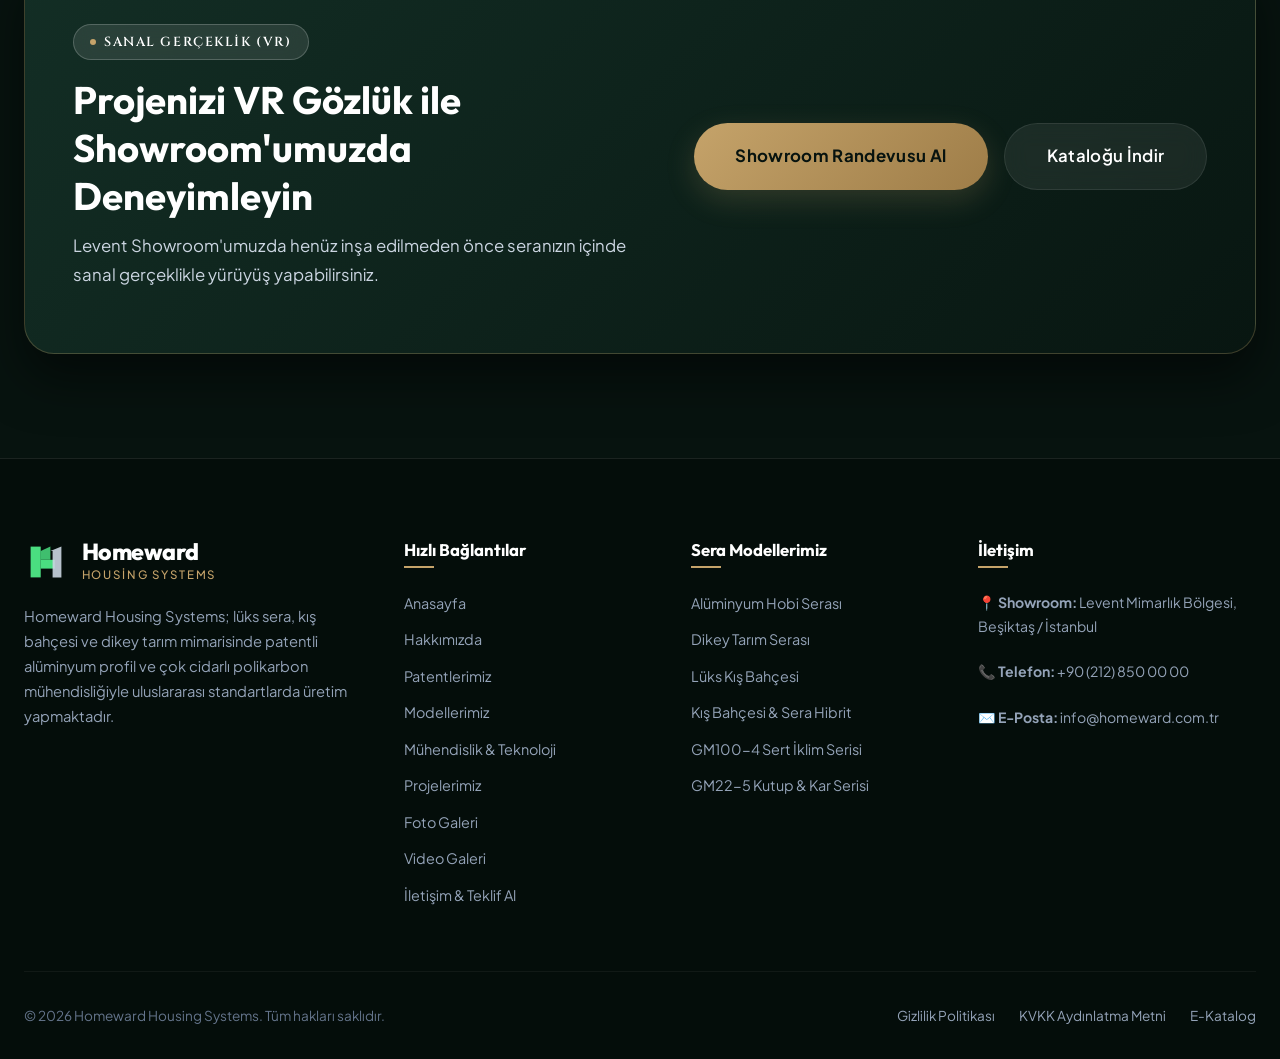
<file: video-galeri.html>
<!DOCTYPE html>
<html lang="tr">
<head>
  <meta charset="UTF-8">
  <meta name="viewport" content="width=device-width, initial-scale=1.0">
  <title>Video Galeri & Simülasyonlar | Homeward Housing Systems</title>
  <meta name="description" content="Homeward 3D mimari turlar, ekstrem iklim testleri, dolu fırtınası mukavemet deneyi, dikey tarım otomasyonu ve kış bahçesi yaşam video simülasyonları.">
  <link rel="stylesheet" href="assets/css/style.css">
  <link rel="icon" type="image/png" href="assets/images/logo_transparent.png">
</head>
<body>

  <!-- Üst Bilgi Duyuru Bandı -->
  <div class="topbar">
    <div class="container topbar-content">
      <div class="topbar-info">
        <a href="tel:+902128500000">📞 +90 (212) 850 00 00</a>
        <a href="mailto:info@homeward.com.tr">✉️ info@homeward.com.tr</a>
        <span>📍 4K Mimari Video Simülasyonları</span>
      </div>
      <div class="topbar-promo">
        <a href="assets/homeward_katalog.pdf" download class="btn-outline-gold btn-sm" style="padding: 0.2rem 0.8rem; font-size: 0.75rem;">PDF Kataloğu İndir</a>
      </div>
    </div>
  </div>

  <!-- Header -->
  <header class="site-header">
    <div class="container nav-container">
      <a href="index.html" class="brand-logo">
        <div class="brand-logo-icon">
          <svg viewBox="0 0 100 100" fill="none" xmlns="http://www.w3.org/2000/svg">
            <path d="M15 15 H38 V85 H15 Z" fill="url(#logoGradVid)" />
            <path d="M38 45 H70 V65 H38 Z" fill="url(#logoGradVid)" />
            <path d="M60 25 L85 15 V85 H65 V25 Z" fill="#CBD5E1" opacity="0.9" />
            <path d="M38 25 L60 15 V45 H38 Z" fill="#4ADE80" opacity="0.85" />
            <defs>
              <linearGradient id="logoGradVid" x1="15" y1="15" x2="70" y2="85" gradientUnits="userSpaceOnUse">
                <stop stop-color="#4ADE80" />
                <stop offset="1" stop-color="#15803D" />
              </linearGradient>
            </defs>
          </svg>
        </div>
        <div class="brand-logo-text">
          <span class="brand-logo-name">Homeward</span>
          <span class="brand-logo-tagline">Housing Systems</span>
        </div>
      </a>

      <nav class="nav-menu">
        <a href="index.html" class="nav-link">Anasayfa</a>
        
        <div class="nav-item-dropdown">
          <a href="hakkimizda.html" class="nav-link nav-dropdown-toggle">
            Hakkımızda <span class="dropdown-arrow">▾</span>
          </a>
          <div class="dropdown-menu">
            <a href="hakkimizda.html" class="dropdown-item">
              <span class="dropdown-item-title">Kurumsal & Vizyon</span>
              <span class="dropdown-item-desc">Homeward hikayesi ve değerlerimiz</span>
            </a>
            <a href="patentlerimiz.html" class="dropdown-item">
              <span class="dropdown-item-title">Patentlerimiz <span class="badge-mini">Tescilli</span></span>
              <span class="dropdown-item-desc">Tescilli profil ve conta teknolojilerimiz</span>
            </a>
          </div>
        </div>

        <a href="modeller.html" class="nav-link">Modellerimiz</a>
        <a href="teknoloji.html" class="nav-link">Mühendislik & Teknoloji</a>
        <a href="referanslar.html" class="nav-link">Projeler</a>
        <a href="galeri.html" class="nav-link">Foto Galeri</a>
        <a href="video-galeri.html" class="nav-link active">Video Galeri</a>
        <a href="iletisim.html" class="nav-link">İletişim</a>
      </nav>

      <div class="nav-actions">
        <a href="iletisim.html" class="btn btn-primary btn-sm">Fiyat Teklifi Al</a>
        <button class="menu-toggle">☰</button>
      </div>
    </div>
  </header>

  <!-- Subpage Hero -->
  <section class="subpage-hero">
    <div class="container">
      <span class="section-tag font-serif">MİMARİ HAREKET & SİMÜLASYON</span>
      <h1 class="section-title">Video Galeri & <span>3D Sanal Turlar</span></h1>
      <p class="section-desc center">
        Homeward seralarının ve kış bahçelerinin dinamik doğa simülasyonlarını, rüzgar/kar dayanım testlerini ve yaşam anlarını 4K kalitesinde izleyin.
      </p>
      <div class="breadcrumbs">
        <a href="index.html">Anasayfa</a>
        <span>/</span>
        <span>Video Galeri</span>
      </div>
    </div>
  </section>

  <!-- Video Grid -->
  <section class="section">
    <div class="container">
      <div class="video-grid">

        <!-- Video 1 -->
        <div class="video-card">
          <div class="video-thumb-box">
            <img src="assets/images/hero/hero_front.jpg" alt="3D Mimari Tur Simülasyonu">
            <div class="video-play-btn">▶</div>
            <span class="video-duration">02:45 | 4K UHD</span>
          </div>
          <div class="video-content">
            <h4>Orman İçinde 3-Beşik Çatılı Sera Turu</h4>
            <p>Panoramik dış cepheden iç mekandaki botanik seralara uzanan eksiksiz 3D mimari gezinti ve gün ışığı simülasyonu.</p>
          </div>
        </div>

        <!-- Video 2 -->
        <div class="video-card">
          <div class="video-thumb-box">
            <img src="assets/images/hero/snow_arctic_greenhouse.jpg" alt="Ekstrem Kar Testi">
            <div class="video-play-btn">▶</div>
            <span class="video-duration">03:15 | 4K UHD</span>
          </div>
          <div class="video-content">
            <h4>-20°C Kar Fırtınasında Termal Dayanım</h4>
            <p>Bolu Abant benzeri sert kış şartlarında GM22-5 modelimizin dış don koşullarında içeride +25°C sıcaklığı nasıl muhafaza ettiğinin teknik testi.</p>
          </div>
        </div>

        <!-- Video 3 -->
        <div class="video-card">
          <div class="video-thumb-box">
            <img src="assets/images/hero/hail_storm_greenhouse.jpg" alt="Dolu Yağışı Mukavemet Deneyi">
            <div class="video-play-btn">▶</div>
            <span class="video-duration">01:50 | 1080p</span>
          </div>
          <div class="video-content">
            <h4>Ceviz Büyüklüğünde Dolu Mukavemet Testi</h4>
            <p>8mm darbe emici polikarbon cam yüzeye yüksek hızda fırlatılan buz kütlelerinin esneme ve sıfır çatlama performansı.</p>
          </div>
        </div>

        <!-- Video 4 -->
        <div class="video-card">
          <div class="video-thumb-box">
            <img src="assets/images/models/kis_bahcesi_somine.jpg" alt="Kış Bahçesi Akşam Yaşamı">
            <div class="video-play-btn">▶</div>
            <span class="video-duration">02:10 | 4K UHD</span>
          </div>
          <div class="video-content">
            <h4>Askı Şömineli Kış Bahçesinde Yaşam</h4>
            <p>Doğanın kalbinde lüks bir akşam deneyimi: Çıtırtılı şömine ateşi, akustik ses yalıtımı ve orman manzarası.</p>
          </div>
        </div>

        <!-- Video 5 -->
        <div class="video-card">
          <div class="video-thumb-box">
            <img src="assets/images/models/dikey_tarim_interior.jpg" alt="Dikey Tarım Hidroponik Çalışma Prensibi">
            <div class="video-play-btn">▶</div>
            <span class="video-duration">03:30 | 4K UHD</span>
          </div>
          <div class="video-content">
            <h4>Dikey Hidroponik Kuleler & Otomasyon</h4>
            <p>Besinli suyun kuleler boyunca sirkülasyonu, akıllı dozajlama ünitesi ve fotosentez LED lambalarının çalışma prensibi.</p>
          </div>
        </div>

        <!-- Video 6 -->
        <div class="video-card">
          <div class="video-thumb-box">
            <img src="assets/images/models/kis_bahcesi_sage_green.jpg" alt="Hızlı Modüler Montaj Aşamaları">
            <div class="video-play-btn">▶</div>
            <span class="video-duration">04:12 | 1080p</span>
          </div>
          <div class="video-content">
            <h4>3 Günde Anahtar Teslim Montaj Süreci</h4>
            <p>Alüminyum profillerin CNC kilit birleşimleri, yeşil EPDM conta montajı ve camların yerleştirilme aşamaları.</p>
          </div>
        </div>

      </div>
    </div>
  </section>

  <!-- CTA Banner -->
  <section class="section" style="padding-top: 0;">
    <div class="container">
      <div class="cta-banner">
        <div class="cta-banner-content">
          <div>
            <span class="section-tag font-serif" style="background: rgba(255,255,255,0.1); border-color: rgba(255,255,255,0.2); color: #FFF;">SANAL GERÇEKLİK (VR)</span>
            <h2>Projenizi VR Gözlük ile Showroom'umuzda Deneyimleyin</h2>
            <p>Levent Showroom'umuzda henüz inşa edilmeden önce seranızın içinde sanal gerçeklikle yürüyüş yapabilirsiniz.</p>
          </div>
          <div class="cta-actions">
            <a href="iletisim.html" class="btn btn-primary btn-lg">Showroom Randevusu Al</a>
            <a href="assets/homeward_katalog.pdf" download class="btn btn-secondary btn-lg">Kataloğu İndir</a>
          </div>
        </div>
      </div>
    </div>
  </section>

  <!-- Video Oynatıcı Modal -->
  <div class="lightbox-modal" id="videoModal">
    <button class="lightbox-close" id="videoModalClose">✕</button>
    <div class="lightbox-content" style="width: 100%; max-width: 900px;">
      <div id="videoModalFrame" style="width: 100%;"></div>
    </div>
  </div>

  <!-- Footer -->
  <footer class="site-footer">
    <div class="container">
      <div class="footer-grid">
        <div class="footer-brand">
          <a href="index.html" class="brand-logo" style="margin-bottom: 1rem;">
            <div class="brand-logo-icon">
              <svg viewBox="0 0 100 100" fill="none" xmlns="http://www.w3.org/2000/svg">
                <path d="M15 15 H38 V85 H15 Z" fill="#4ADE80" />
                <path d="M38 45 H70 V65 H38 Z" fill="#4ADE80" />
                <path d="M60 25 L85 15 V85 H65 V25 Z" fill="#CBD5E1" opacity="0.9" />
                <path d="M38 25 L60 15 V45 H38 Z" fill="#4ADE80" opacity="0.85" />
              </svg>
            </div>
            <div class="brand-logo-text">
              <span class="brand-logo-name">Homeward</span>
              <span class="brand-logo-tagline">Housing Systems</span>
            </div>
          </a>
          <p>
            Homeward Housing Systems; lüks sera, kış bahçesi ve dikey tarım mimarisinde patentli alüminyum profil ve çok cidarlı polikarbon mühendisliğiyle uluslararası standartlarda üretim yapmaktadır.
          </p>
        </div>

        <div class="footer-col">
          <h4>Hızlı Bağlantılar</h4>
          <div class="footer-links">
            <a href="index.html">Anasayfa</a>
            <a href="hakkimizda.html">Hakkımızda</a>
            <a href="patentlerimiz.html">Patentlerimiz</a>
            <a href="modeller.html">Modellerimiz</a>
            <a href="teknoloji.html">Mühendislik & Teknoloji</a>
            <a href="referanslar.html">Projelerimiz</a>
            <a href="galeri.html">Foto Galeri</a>
            <a href="video-galeri.html">Video Galeri</a>
            <a href="iletisim.html">İletişim & Teklif Al</a>
          </div>
        </div>

        <div class="footer-col">
          <h4>Sera Modellerimiz</h4>
          <div class="footer-links">
            <a href="modeller.html#hobi">Alüminyum Hobi Serası</a>
            <a href="modeller.html#dikey">Dikey Tarım Serası</a>
            <a href="modeller.html#kis-bahcesi">Lüks Kış Bahçesi</a>
            <a href="modeller.html#hibrit">Kış Bahçesi & Sera Hibrit</a>
            <a href="modeller.html#gm100">GM100-4 Sert İklim Serisi</a>
            <a href="modeller.html#gm22-5">GM22-5 Kutup & Kar Serisi</a>
          </div>
        </div>

        <div class="footer-col">
          <h4>İletişim</h4>
          <div class="footer-links" style="color: var(--text-muted); font-size: 0.88rem;">
            <p style="margin-bottom: 0.6rem;">📍 <strong>Showroom:</strong> Levent Mimarlık Bölgesi, Beşiktaş / İstanbul</p>
            <p style="margin-bottom: 0.6rem;">📞 <strong>Telefon:</strong> +90 (212) 850 00 00</p>
            <p style="margin-bottom: 0.6rem;">✉️ <strong>E-Posta:</strong> info@homeward.com.tr</p>
          </div>
        </div>
      </div>

      <div class="footer-bottom">
        <div>© 2026 Homeward Housing Systems. Tüm hakları saklıdır.</div>
        <div style="display: flex; gap: 1.5rem;">
          <a href="#">Gizlilik Politikası</a>
          <a href="#">KVKK Aydınlatma Metni</a>
          <a href="assets/homeward_katalog.pdf" download>E-Katalog</a>
        </div>
      </div>
    </div>
  </footer>

  <!-- Sabit WhatsApp & Yukarı Çık Butonları -->
  <div class="floating-actions">
    <a href="https://wa.me/905320000000" target="_blank" class="floating-btn whatsapp-float" aria-label="WhatsApp Destek Hattı">💬</a>
    <button class="floating-btn back-to-top" aria-label="Yukarı Çık">↑</button>
  </div>

  <script src="assets/js/main.js"></script>
</body>
</html>
</file>
<file: assets/css/style.css>
/* ==========================================================================
   HOMEWARD HOUSING SYSTEMS - LÜKS SERA & KIŞ BAHÇESİ MİMARİSİ
   Özel Kurumsal Tasarım Sistemi & Stil Dosyası
   ========================================================================== */

@import url('https://fonts.googleapis.com/css2?family=Cinzel:wght@400;500;600;700&family=Outfit:wght@300;400;500;600;700;800&family=Plus+Jakarta+Sans:wght@300;400;500;600;700&display=swap');

:root {
  /* Renk Paleti - Doğa, Mimarlık ve Lüks Birlikteliği */
  --color-primary: #0A1C16;
  --color-primary-light: #132E25;
  --color-primary-glow: #1C4437;
  --color-accent-gold: #C5A36A;
  --color-accent-gold-light: #E0C89E;
  --color-accent-gold-dark: #9E7D48;
  --color-green-nature: #3D9970;
  --color-green-vibrant: #2ECC71;
  --color-emerald: #10B981;
  --color-gasket-green: #4ADE80;
  
  /* Arka Planlar & Yüzeyler */
  --bg-main: #07130F;
  --bg-card: #0D221B;
  --bg-card-hover: #132E25;
  --bg-glass: rgba(13, 34, 27, 0.72);
  --bg-glass-strong: rgba(10, 28, 22, 0.88);
  --bg-glass-gold: rgba(197, 163, 106, 0.08);
  --bg-light-tint: #F3F6F4;
  --bg-white: #FFFFFF;
  
  /* Tipografi Renkleri */
  --text-pure-white: #FFFFFF;
  --text-heading: #F8FAFC;
  --text-body: #CBD5E1;
  --text-muted: #94A3B8;
  --text-gold: #D8B781;
  --text-dark: #0F172A;

  /* Çerçeveler & Kenarlıklar */
  --border-glass: rgba(255, 255, 255, 0.09);
  --border-glass-gold: rgba(197, 163, 106, 0.28);
  --border-subtle: rgba(255, 255, 255, 0.05);

  /* Gölgeler */
  --shadow-sm: 0 4px 12px rgba(0, 0, 0, 0.25);
  --shadow-md: 0 12px 30px rgba(0, 0, 0, 0.35);
  --shadow-lg: 0 24px 50px rgba(0, 0, 0, 0.5);
  --shadow-gold: 0 10px 30px rgba(197, 163, 106, 0.2);
  --shadow-glow: 0 0 40px rgba(46, 204, 113, 0.15);

  /* Yazı Tipleri */
  --font-display: 'Cinzel', serif;
  --font-heading: 'Outfit', sans-serif;
  --font-body: 'Plus Jakarta Sans', sans-serif;

  /* Geçişler */
  --transition-fast: 0.2s cubic-bezier(0.16, 1, 0.3, 1);
  --transition-smooth: 0.35s cubic-bezier(0.16, 1, 0.3, 1);
  --transition-slow: 0.6s cubic-bezier(0.16, 1, 0.3, 1);

  /* Köşe Yuvarlatma */
  --radius-sm: 6px;
  --radius-md: 12px;
  --radius-lg: 20px;
  --radius-xl: 30px;
  --radius-full: 9999px;
}

/* ==========================================================================
   RESET & GENEL AYARLAR
   ========================================================================== */
*, *::before, *::after {
  box-sizing: border-box;
  margin: 0;
  padding: 0;
}

html {
  scroll-behavior: smooth;
  font-size: 16px;
  -webkit-font-smoothing: antialiased;
  -moz-osx-font-smoothing: grayscale;
}

body {
  font-family: var(--font-body);
  background-color: var(--bg-main);
  color: var(--text-body);
  line-height: 1.7;
  overflow-x: hidden;
  position: relative;
}

/* Arka Plan Işıltı Efekti */
body::before {
  content: '';
  position: fixed;
  top: 0;
  left: 50%;
  transform: translateX(-50%);
  width: 100vw;
  height: 100vh;
  background: radial-gradient(circle at 50% 10%, rgba(28, 68, 55, 0.35) 0%, rgba(7, 19, 15, 0) 70%);
  pointer-events: none;
  z-index: -1;
}

img, video {
  max-width: 100%;
  height: auto;
  display: block;
}

a {
  color: inherit;
  text-decoration: none;
  transition: var(--transition-fast);
}

ul, ol {
  list-style: none;
}

button, input, select, textarea {
  font-family: inherit;
  font-size: inherit;
  outline: none;
  border: none;
}

button {
  cursor: pointer;
}

.container {
  width: 100%;
  max-width: 1320px;
  margin: 0 auto;
  padding: 0 1.5rem;
}

.container-narrow {
  max-width: 960px;
  margin: 0 auto;
  padding: 0 1.5rem;
}

/* ==========================================================================
   TİPOGRAFİ
   ========================================================================== */
h1, h2, h3, h4, h5, h6 {
  font-family: var(--font-heading);
  color: var(--text-pure-white);
  font-weight: 700;
  line-height: 1.25;
}

.font-serif {
  font-family: var(--font-display);
  letter-spacing: 0.03em;
}

.section-tag {
  display: inline-flex;
  align-items: center;
  gap: 0.5rem;
  padding: 0.35rem 1rem;
  background: var(--bg-glass-gold);
  border: 1px solid var(--border-glass-gold);
  border-radius: var(--radius-full);
  color: var(--color-accent-gold-light);
  font-size: 0.82rem;
  font-weight: 600;
  letter-spacing: 0.12em;
  text-transform: uppercase;
  margin-bottom: 1rem;
  backdrop-filter: blur(10px);
}

.section-tag::before {
  content: '';
  display: inline-block;
  width: 6px;
  height: 6px;
  border-radius: 50%;
  background-color: var(--color-accent-gold);
}

.section-title {
  font-size: clamp(2rem, 3.8vw, 3.2rem);
  margin-bottom: 1.2rem;
  color: var(--text-pure-white);
  letter-spacing: -0.02em;
}

.section-title span {
  background: linear-gradient(135deg, var(--text-pure-white) 30%, var(--color-accent-gold) 100%);
  -webkit-background-clip: text;
  -webkit-text-fill-color: transparent;
}

.section-desc {
  font-size: 1.1rem;
  color: var(--text-muted);
  max-width: 680px;
  line-height: 1.8;
}

.section-desc.center {
  margin: 0 auto;
}

.text-center {
  text-align: center;
}

/* ==========================================================================
   BUTONLAR & ETKİLEŞİM
   ========================================================================== */
.btn {
  display: inline-flex;
  align-items: center;
  justify-content: center;
  gap: 0.65rem;
  padding: 0.95rem 2rem;
  border-radius: var(--radius-full);
  font-weight: 600;
  font-size: 0.95rem;
  letter-spacing: 0.02em;
  transition: all var(--transition-smooth);
  position: relative;
  overflow: hidden;
  z-index: 1;
}

.btn-primary {
  background: linear-gradient(135deg, var(--color-accent-gold) 0%, var(--color-accent-gold-dark) 100%);
  color: #07130F;
  font-weight: 700;
  box-shadow: var(--shadow-gold);
}

.btn-primary:hover {
  background: linear-gradient(135deg, var(--color-accent-gold-light) 0%, var(--color-accent-gold) 100%);
  transform: translateY(-2px);
  box-shadow: 0 15px 35px rgba(197, 163, 106, 0.35);
  color: #050E0B;
}

.btn-secondary {
  background: rgba(255, 255, 255, 0.07);
  color: var(--text-pure-white);
  border: 1px solid var(--border-glass);
  backdrop-filter: blur(12px);
}

.btn-secondary:hover {
  background: rgba(255, 255, 255, 0.15);
  border-color: rgba(255, 255, 255, 0.25);
  transform: translateY(-2px);
  color: var(--text-pure-white);
}

.btn-outline-gold {
  background: transparent;
  color: var(--color-accent-gold-light);
  border: 1px solid var(--border-glass-gold);
}

.btn-outline-gold:hover {
  background: var(--color-accent-gold);
  color: #050E0B;
  border-color: var(--color-accent-gold);
  transform: translateY(-2px);
}

.btn-sm {
  padding: 0.65rem 1.4rem;
  font-size: 0.85rem;
}

.btn-lg {
  padding: 1.15rem 2.6rem;
  font-size: 1.05rem;
}

/* ==========================================================================
   ÜST DUYURU BARI (TOPBAR)
   ========================================================================== */
.topbar {
  background: rgba(10, 28, 22, 0.95);
  border-bottom: 1px solid var(--border-subtle);
  font-size: 0.85rem;
  padding: 0.5rem 0;
  position: relative;
  z-index: 101;
}

.topbar-content {
  display: flex;
  align-items: center;
  justify-content: space-between;
  gap: 1rem;
}

.topbar-info {
  display: flex;
  align-items: center;
  gap: 1.5rem;
  color: var(--text-muted);
}

.topbar-info a {
  display: flex;
  align-items: center;
  gap: 0.4rem;
}

.topbar-info a:hover {
  color: var(--color-accent-gold);
}

.topbar-promo {
  display: flex;
  align-items: center;
  gap: 0.5rem;
  color: var(--color-accent-gold-light);
  font-weight: 500;
}

.topbar-promo .badge-live {
  display: inline-block;
  padding: 0.15rem 0.5rem;
  background: rgba(46, 204, 113, 0.15);
  border: 1px solid rgba(46, 204, 113, 0.4);
  color: #4ADE80;
  border-radius: var(--radius-full);
  font-size: 0.72rem;
  font-weight: 700;
  letter-spacing: 0.05em;
  text-transform: uppercase;
}

/* ==========================================================================
   NAVBAR & HEADER
   ========================================================================== */
.site-header {
  position: sticky;
  top: 0;
  left: 0;
  width: 100%;
  background: var(--bg-glass-strong);
  backdrop-filter: blur(20px);
  -webkit-backdrop-filter: blur(20px);
  border-bottom: 1px solid var(--border-glass);
  z-index: 100;
  transition: all var(--transition-smooth);
}

.site-header.scrolled {
  background: rgba(7, 19, 15, 0.96);
  box-shadow: 0 10px 30px rgba(0, 0, 0, 0.4);
  padding: 0.2rem 0;
}

.nav-container {
  display: flex;
  align-items: center;
  justify-content: space-between;
  height: 82px;
  transition: height var(--transition-smooth);
}

.site-header.scrolled .nav-container {
  height: 72px;
}

.brand-logo {
  display: flex;
  align-items: center;
  gap: 0.85rem;
  text-decoration: none;
}

.brand-logo-icon {
  width: 44px;
  height: 44px;
  display: flex;
  align-items: center;
  justify-content: center;
}

.brand-logo-icon svg {
  width: 100%;
  height: 100%;
}

.brand-logo-text {
  display: flex;
  flex-direction: column;
}

.brand-logo-name {
  font-family: var(--font-heading);
  font-size: 1.45rem;
  font-weight: 800;
  color: var(--text-pure-white);
  letter-spacing: -0.02em;
  line-height: 1.1;
}

.brand-logo-tagline {
  font-size: 0.72rem;
  color: var(--color-accent-gold);
  letter-spacing: 0.16em;
  text-transform: uppercase;
  font-weight: 500;
}

.nav-menu {
  display: flex;
  align-items: center;
  gap: 1.8rem;
}

.nav-link {
  font-size: 0.94rem;
  font-weight: 500;
  color: var(--text-body);
  padding: 0.5rem 0.2rem;
  position: relative;
  transition: color var(--transition-fast);
}

.nav-link:hover, .nav-link.active {
  color: var(--text-pure-white);
}

.nav-link::after {
  content: '';
  position: absolute;
  bottom: 0;
  left: 0;
  width: 0%;
  height: 2px;
  background: linear-gradient(90deg, var(--color-accent-gold), var(--color-green-vibrant));
  transition: width var(--transition-smooth);
  border-radius: var(--radius-full);
}

.nav-link:hover::after, .nav-link.active::after {
  width: 100%;
}

/* ==========================================================================
   DROPDOWN MENÜ SİSTEMİ (HAKKIMIZDA & PATENTLERİMİZ)
   ========================================================================== */
.nav-item-dropdown {
  position: relative;
  display: inline-flex;
  align-items: center;
}

.nav-dropdown-toggle {
  display: inline-flex;
  align-items: center;
  gap: 0.35rem;
  cursor: pointer;
}

.dropdown-arrow {
  font-size: 0.72rem;
  color: var(--color-accent-gold);
  transition: transform 0.25s ease;
  line-height: 1;
}

.nav-item-dropdown:hover .dropdown-arrow,
.nav-item-dropdown.open .dropdown-arrow {
  transform: rotate(180deg);
}

.dropdown-menu {
  position: absolute;
  top: calc(100% + 14px);
  left: 50%;
  transform: translateX(-50%) translateY(8px);
  min-width: 290px;
  background: rgba(8, 22, 17, 0.98);
  backdrop-filter: blur(24px);
  -webkit-backdrop-filter: blur(24px);
  border: 1px solid var(--border-glass-gold);
  border-radius: var(--radius-lg);
  box-shadow: 0 20px 45px rgba(0, 0, 0, 0.65), 0 0 25px rgba(197, 163, 106, 0.15);
  padding: 0.65rem;
  display: flex;
  flex-direction: column;
  gap: 0.35rem;
  opacity: 0;
  visibility: hidden;
  pointer-events: none;
  transition: opacity 0.25s cubic-bezier(0.16, 1, 0.3, 1),
              transform 0.25s cubic-bezier(0.16, 1, 0.3, 1),
              visibility 0.25s;
  z-index: 1000;
}

/* Köprü (bridge) - fare linkten menüye geçerken kapanmaması için */
.dropdown-menu::before {
  content: '';
  position: absolute;
  top: -16px;
  left: 0;
  width: 100%;
  height: 16px;
}

.nav-item-dropdown:hover .dropdown-menu,
.nav-item-dropdown:focus-within .dropdown-menu,
.nav-item-dropdown.open .dropdown-menu {
  opacity: 1;
  visibility: visible;
  transform: translateX(-50%) translateY(0);
  pointer-events: auto;
}

.dropdown-item {
  display: flex;
  flex-direction: column;
  gap: 0.2rem;
  padding: 0.75rem 1rem;
  border-radius: var(--radius-md);
  text-decoration: none;
  background: transparent;
  border-left: 2px solid transparent;
  transition: all 0.2s ease;
}

.dropdown-item:hover,
.dropdown-item.active {
  background: rgba(200, 163, 107, 0.12);
  border-left-color: var(--color-accent-gold);
  transform: translateX(3px);
}

.dropdown-item-title {
  display: flex;
  align-items: center;
  justify-content: space-between;
  font-size: 0.92rem;
  font-weight: 600;
  color: var(--text-pure-white);
  transition: color 0.2s ease;
}

.dropdown-item:hover .dropdown-item-title,
.dropdown-item.active .dropdown-item-title {
  color: var(--color-accent-gold-light);
}

.dropdown-item-desc {
  font-size: 0.76rem;
  color: var(--text-muted);
  line-height: 1.35;
}

.badge-mini {
  display: inline-block;
  padding: 0.12rem 0.45rem;
  font-size: 0.65rem;
  font-weight: 700;
  letter-spacing: 0.05em;
  text-transform: uppercase;
  background: rgba(200, 163, 107, 0.2);
  color: var(--color-accent-gold-light);
  border: 1px solid var(--color-accent-gold);
  border-radius: var(--radius-full);
}

.nav-actions {
  display: flex;
  align-items: center;
  gap: 1rem;
}

.menu-toggle {
  display: none;
  background: transparent;
  color: var(--text-pure-white);
  font-size: 1.5rem;
  padding: 0.5rem;
}

/* ==========================================================================
   HERO BÖLÜMÜ (ANA SAYFA)
   ========================================================================== */
.hero {
  position: relative;
  min-height: calc(100vh - 120px);
  display: flex;
  align-items: center;
  padding: 6rem 0 5rem;
  overflow: hidden;
}

.hero-bg-media {
  position: absolute;
  top: 0;
  left: 0;
  width: 100%;
  height: 100%;
  z-index: -2;
  overflow: hidden;
}

.hero-bg-media img {
  width: 100%;
  height: 100%;
  object-fit: cover;
  object-position: center;
  filter: brightness(0.65) contrast(1.1);
  transform: scale(1.02);
  transition: transform 12s ease-out;
}

.hero:hover .hero-bg-media img {
  transform: scale(1.06);
}

.hero-overlay {
  position: absolute;
  top: 0;
  left: 0;
  width: 100%;
  height: 100%;
  background: linear-gradient(180deg, 
    rgba(7, 19, 15, 0.7) 0%, 
    rgba(7, 19, 15, 0.4) 40%,
    rgba(7, 19, 15, 0.9) 85%,
    var(--bg-main) 100%
  );
  z-index: -1;
}

.hero-grid {
  display: grid;
  grid-template-columns: 1.15fr 0.85fr;
  gap: 3.5rem;
  align-items: center;
}

.hero-content {
  position: relative;
  z-index: 2;
}

.hero-title {
  font-size: clamp(2.4rem, 4.6vw, 4.2rem);
  font-weight: 800;
  line-height: 1.15;
  letter-spacing: -0.03em;
  margin-bottom: 1.4rem;
  color: var(--text-pure-white);
}

.hero-title .highlight-gold {
  background: linear-gradient(135deg, #FFF 10%, var(--color-accent-gold-light) 60%, var(--color-accent-gold) 100%);
  -webkit-background-clip: text;
  -webkit-text-fill-color: transparent;
}

.hero-subtitle {
  font-size: clamp(1.05rem, 1.4vw, 1.25rem);
  color: #D1DED8;
  max-width: 600px;
  line-height: 1.8;
  margin-bottom: 2.2rem;
}

.hero-cta-group {
  display: flex;
  flex-wrap: wrap;
  gap: 1rem;
  margin-bottom: 2.8rem;
}

.hero-stats-row {
  display: grid;
  grid-template-columns: repeat(3, 1fr);
  gap: 1.5rem;
  padding-top: 2rem;
  border-top: 1px solid var(--border-glass);
}

.stat-item {
  display: flex;
  flex-direction: column;
}

.stat-num {
  font-family: var(--font-heading);
  font-size: 2rem;
  font-weight: 800;
  color: var(--color-accent-gold-light);
  line-height: 1.1;
  margin-bottom: 0.25rem;
}

.stat-label {
  font-size: 0.82rem;
  color: var(--text-muted);
  text-transform: uppercase;
  letter-spacing: 0.05em;
  font-weight: 500;
}

/* Hero Sağ Taraf Kart / Vitrin */
.hero-card-showcase {
  background: var(--bg-glass);
  border: 1px solid var(--border-glass-gold);
  border-radius: var(--radius-lg);
  padding: 1.8rem;
  backdrop-filter: blur(24px);
  -webkit-backdrop-filter: blur(24px);
  box-shadow: var(--shadow-lg), var(--shadow-glow);
  position: relative;
}

.hero-card-header {
  display: flex;
  justify-content: space-between;
  align-items: center;
  margin-bottom: 1.2rem;
}

.hero-card-badge {
  padding: 0.3rem 0.8rem;
  border-radius: var(--radius-full);
  background: rgba(16, 185, 129, 0.15);
  border: 1px solid rgba(16, 185, 129, 0.35);
  color: #6EE7B7;
  font-size: 0.78rem;
  font-weight: 700;
  letter-spacing: 0.06em;
  text-transform: uppercase;
}

.hero-preview-img-box {
  width: 100%;
  height: 240px;
  border-radius: var(--radius-md);
  overflow: hidden;
  margin-bottom: 1.2rem;
  position: relative;
}

.hero-preview-img-box img {
  width: 100%;
  height: 100%;
  object-fit: cover;
  transition: transform var(--transition-slow);
}

.hero-card-showcase:hover .hero-preview-img-box img {
  transform: scale(1.05);
}

.hero-spec-pills {
  display: flex;
  flex-wrap: wrap;
  gap: 0.6rem;
  margin-bottom: 1.2rem;
}

.spec-pill {
  padding: 0.35rem 0.75rem;
  background: rgba(255, 255, 255, 0.05);
  border: 1px solid var(--border-subtle);
  border-radius: var(--radius-full);
  font-size: 0.8rem;
  color: var(--text-body);
}

/* ==========================================================================
   ÖNE ÇIKAN ÖZELLİKLER ŞERİDİ (TICKER / HIGHLIGHTS)
   ========================================================================== */
.features-ticker {
  background: var(--bg-card);
  border-top: 1px solid var(--border-glass);
  border-bottom: 1px solid var(--border-glass);
  padding: 1.8rem 0;
  position: relative;
  z-index: 5;
}

.ticker-grid {
  display: grid;
  grid-template-columns: repeat(4, 1fr);
  gap: 2rem;
}

.ticker-item {
  display: flex;
  align-items: center;
  gap: 1.1rem;
}

.ticker-icon {
  width: 52px;
  height: 52px;
  border-radius: var(--radius-md);
  background: var(--bg-glass-gold);
  border: 1px solid var(--border-glass-gold);
  display: flex;
  align-items: center;
  justify-content: center;
  color: var(--color-accent-gold);
  font-size: 1.5rem;
  flex-shrink: 0;
}

.ticker-info h4 {
  font-size: 0.98rem;
  margin-bottom: 0.2rem;
  color: var(--text-pure-white);
}

.ticker-info p {
  font-size: 0.82rem;
  color: var(--text-muted);
  line-height: 1.4;
}

/* ==========================================================================
   BÖLÜMLER GENEL DÜZENİ
   ========================================================================== */
.section {
  padding: 6.5rem 0;
  position: relative;
}

.section-header {
  margin-bottom: 3.5rem;
}

/* ==========================================================================
   MODELLER & ÜRÜN KARTLARI
   ========================================================================== */
.models-grid {
  display: grid;
  grid-template-columns: repeat(3, 1fr);
  gap: 2rem;
}

.model-card {
  background: var(--bg-card);
  border: 1px solid var(--border-glass);
  border-radius: var(--radius-lg);
  overflow: hidden;
  transition: all var(--transition-smooth);
  display: flex;
  flex-direction: column;
  position: relative;
}

.model-card:hover {
  transform: translateY(-8px);
  border-color: var(--border-glass-gold);
  box-shadow: var(--shadow-lg), var(--shadow-gold);
  background: var(--bg-card-hover);
}

.model-img-wrapper {
  position: relative;
  width: 100%;
  height: 250px;
  overflow: hidden;
}

.model-img-wrapper img {
  width: 100%;
  height: 100%;
  object-fit: cover;
  transition: transform var(--transition-slow);
}

.model-card:hover .model-img-wrapper img {
  transform: scale(1.08);
}

.model-badge {
  position: absolute;
  top: 1rem;
  left: 1rem;
  padding: 0.35rem 0.85rem;
  border-radius: var(--radius-full);
  background: rgba(10, 28, 22, 0.85);
  backdrop-filter: blur(8px);
  color: var(--color-accent-gold-light);
  border: 1px solid var(--border-glass-gold);
  font-size: 0.78rem;
  font-weight: 700;
  letter-spacing: 0.05em;
  text-transform: uppercase;
}

.model-climate-tag {
  position: absolute;
  bottom: 1rem;
  right: 1rem;
  padding: 0.3rem 0.75rem;
  border-radius: var(--radius-full);
  background: rgba(16, 185, 129, 0.9);
  color: #07130F;
  font-size: 0.75rem;
  font-weight: 800;
  display: flex;
  align-items: center;
  gap: 0.3rem;
}

.model-content {
  padding: 1.8rem;
  display: flex;
  flex-direction: column;
  flex-grow: 1;
}

.model-code {
  font-size: 0.78rem;
  color: var(--color-accent-gold);
  font-weight: 700;
  letter-spacing: 0.1em;
  text-transform: uppercase;
  margin-bottom: 0.3rem;
}

.model-name {
  font-size: 1.4rem;
  margin-bottom: 0.7rem;
  color: var(--text-pure-white);
}

.model-desc {
  font-size: 0.9rem;
  color: var(--text-muted);
  line-height: 1.6;
  margin-bottom: 1.4rem;
  flex-grow: 1;
}

.model-specs-list {
  border-top: 1px solid var(--border-subtle);
  border-bottom: 1px solid var(--border-subtle);
  padding: 0.9rem 0;
  margin-bottom: 1.4rem;
  display: flex;
  flex-direction: column;
  gap: 0.45rem;
}

.model-spec-item {
  display: flex;
  justify-content: space-between;
  font-size: 0.82rem;
}

.model-spec-item .label {
  color: var(--text-muted);
}

.model-spec-item .value {
  color: var(--text-heading);
  font-weight: 600;
}

.model-card-footer {
  display: flex;
  align-items: center;
  justify-content: space-between;
  gap: 0.8rem;
}

/* ==========================================================================
   İNTERAKTİF İKLİM & İZOLASYON SİMÜLATÖRÜ
   ========================================================================== */
.simulator-box {
  background: linear-gradient(145deg, #0C231B 0%, #081611 100%);
  border: 1px solid var(--border-glass-gold);
  border-radius: var(--radius-xl);
  padding: 3rem;
  box-shadow: var(--shadow-lg), 0 0 60px rgba(197, 163, 106, 0.1);
  position: relative;
  overflow: hidden;
}

.simulator-box::before {
  content: '';
  position: absolute;
  top: -150px;
  right: -150px;
  width: 400px;
  height: 400px;
  border-radius: 50%;
  background: radial-gradient(circle, rgba(16, 185, 129, 0.12) 0%, transparent 70%);
  pointer-events: none;
}

.simulator-grid {
  display: grid;
  grid-template-columns: 1fr 1fr;
  gap: 3.5rem;
  align-items: center;
}

.sim-controls {
  display: flex;
  flex-direction: column;
  gap: 1.8rem;
}

.control-group label {
  display: block;
  font-size: 0.9rem;
  font-weight: 600;
  color: var(--text-heading);
  margin-bottom: 0.6rem;
}

.temp-buttons-row {
  display: flex;
  gap: 0.6rem;
  flex-wrap: wrap;
}

.temp-btn {
  padding: 0.7rem 1.2rem;
  border-radius: var(--radius-md);
  background: rgba(255, 255, 255, 0.05);
  border: 1px solid var(--border-glass);
  color: var(--text-body);
  font-weight: 600;
  font-size: 0.9rem;
  transition: all var(--transition-fast);
}

.temp-btn.active, .temp-btn:hover {
  background: var(--color-primary-glow);
  border-color: var(--color-emerald);
  color: var(--text-pure-white);
  box-shadow: 0 0 20px rgba(16, 185, 129, 0.25);
}

.model-select-grid {
  display: grid;
  grid-template-columns: repeat(2, 1fr);
  gap: 0.7rem;
}

.model-choice-btn {
  padding: 0.8rem 1rem;
  border-radius: var(--radius-md);
  background: rgba(255, 255, 255, 0.04);
  border: 1px solid var(--border-glass);
  color: var(--text-body);
  text-align: left;
  transition: all var(--transition-fast);
}

.model-choice-btn strong {
  display: block;
  color: var(--text-pure-white);
  font-size: 0.95rem;
}

.model-choice-btn span {
  font-size: 0.75rem;
  color: var(--text-muted);
}

.model-choice-btn.active {
  background: var(--bg-glass-gold);
  border-color: var(--color-accent-gold);
  box-shadow: 0 0 20px rgba(197, 163, 106, 0.2);
}

.model-choice-btn.active strong {
  color: var(--color-accent-gold-light);
}

/* Simülatör Canlı Gösterge Ekranı */
.sim-display-card {
  background: rgba(7, 19, 15, 0.85);
  border: 1px solid var(--border-glass);
  border-radius: var(--radius-lg);
  padding: 2.2rem;
  position: relative;
  backdrop-filter: blur(20px);
}

.thermal-comparison-row {
  display: grid;
  grid-template-columns: 1fr auto 1fr;
  align-items: center;
  gap: 1.5rem;
  margin-bottom: 2rem;
  text-align: center;
}

.thermal-box {
  padding: 1.4rem;
  border-radius: var(--radius-md);
  background: rgba(255, 255, 255, 0.03);
  border: 1px solid var(--border-subtle);
}

.thermal-box.outside {
  border-color: rgba(59, 130, 246, 0.3);
}

.thermal-box.inside {
  border-color: rgba(16, 185, 129, 0.4);
  background: rgba(16, 185, 129, 0.05);
}

.thermal-label {
  font-size: 0.8rem;
  color: var(--text-muted);
  text-transform: uppercase;
  letter-spacing: 0.05em;
  margin-bottom: 0.3rem;
}

.thermal-value {
  font-family: var(--font-heading);
  font-size: 2.4rem;
  font-weight: 800;
  line-height: 1;
}

.thermal-value.cold {
  color: #60A5FA;
}

.thermal-value.warm {
  color: #34D399;
}

.thermal-divider-arrow {
  color: var(--color-accent-gold);
  font-size: 1.4rem;
}

.thermal-feature-bars {
  display: flex;
  flex-direction: column;
  gap: 1.1rem;
}

.bar-row {
  display: flex;
  flex-direction: column;
  gap: 0.35rem;
}

.bar-header {
  display: flex;
  justify-content: space-between;
  font-size: 0.82rem;
  color: var(--text-body);
}

.progress-track {
  width: 100%;
  height: 8px;
  background: rgba(255, 255, 255, 0.08);
  border-radius: var(--radius-full);
  overflow: hidden;
}

.progress-fill {
  height: 100%;
  border-radius: var(--radius-full);
  transition: width 0.6s ease;
}

.progress-fill.gold {
  background: linear-gradient(90deg, var(--color-accent-gold-dark), var(--color-accent-gold-light));
}

.progress-fill.green {
  background: linear-gradient(90deg, #059669, #34D399);
}

/* ==========================================================================
   MÜHENDİSLİK & TEKNOLOJİ BÖLÜMÜ
   ========================================================================== */
.tech-features-grid {
  display: grid;
  grid-template-columns: repeat(3, 1fr);
  gap: 2rem;
  margin-bottom: 3.5rem;
}

.tech-card {
  background: var(--bg-card);
  border: 1px solid var(--border-glass);
  border-radius: var(--radius-lg);
  padding: 2.2rem;
  transition: all var(--transition-smooth);
}

.tech-card:hover {
  border-color: var(--border-glass-gold);
  transform: translateY(-5px);
  background: var(--bg-card-hover);
}

.tech-icon-circle {
  width: 60px;
  height: 60px;
  border-radius: var(--radius-md);
  background: var(--bg-glass-gold);
  border: 1px solid var(--border-glass-gold);
  display: flex;
  align-items: center;
  justify-content: center;
  color: var(--color-accent-gold);
  font-size: 1.8rem;
  margin-bottom: 1.4rem;
}

.tech-card h3 {
  font-size: 1.25rem;
  margin-bottom: 0.8rem;
  color: var(--text-pure-white);
}

.tech-card p {
  font-size: 0.9rem;
  color: var(--text-muted);
  line-height: 1.6;
}

/* ==========================================================================
   KESİT & CONTA DETAYLARI GALERİSİ
   ========================================================================== */
.joints-gallery-grid {
  display: grid;
  grid-template-columns: repeat(4, 1fr);
  gap: 1.5rem;
}

.joint-card {
  background: var(--bg-card);
  border: 1px solid var(--border-glass);
  border-radius: var(--radius-md);
  overflow: hidden;
  transition: all var(--transition-smooth);
  cursor: pointer;
}

.joint-card:hover {
  border-color: var(--color-emerald);
  transform: translateY(-4px);
  box-shadow: 0 10px 25px rgba(0, 0, 0, 0.3);
}

.joint-img {
  width: 100%;
  height: 180px;
  overflow: hidden;
}

.joint-img img {
  width: 100%;
  height: 100%;
  object-fit: cover;
  transition: transform var(--transition-smooth);
}

.joint-card:hover .joint-img img {
  transform: scale(1.08);
}

.joint-info {
  padding: 1rem;
}

.joint-info h5 {
  font-size: 0.92rem;
  margin-bottom: 0.2rem;
  color: var(--text-pure-white);
}

.joint-info p {
  font-size: 0.78rem;
  color: var(--text-muted);
}

/* ==========================================================================
   FOTO GALERİ (MASONRY & GRID)
   ========================================================================== */
.gallery-filter-bar {
  display: flex;
  justify-content: center;
  flex-wrap: wrap;
  gap: 0.7rem;
  margin-bottom: 2.5rem;
}

.filter-btn {
  padding: 0.65rem 1.4rem;
  border-radius: var(--radius-full);
  background: rgba(255, 255, 255, 0.05);
  border: 1px solid var(--border-glass);
  color: var(--text-body);
  font-size: 0.88rem;
  font-weight: 600;
  transition: all var(--transition-fast);
}

.filter-btn:hover, .filter-btn.active {
  background: var(--color-accent-gold);
  border-color: var(--color-accent-gold);
  color: #07130F;
  box-shadow: var(--shadow-gold);
}

.gallery-grid {
  display: grid;
  grid-template-columns: repeat(4, 1fr);
  gap: 1.5rem;
}

.gallery-item {
  position: relative;
  border-radius: var(--radius-md);
  overflow: hidden;
  height: 280px;
  cursor: pointer;
  border: 1px solid var(--border-glass);
  background: var(--bg-card);
}

.gallery-item.span-2 {
  grid-column: span 2;
}

.gallery-item.tall {
  height: 380px;
}

.gallery-item img {
  width: 100%;
  height: 100%;
  object-fit: cover;
  transition: transform var(--transition-slow);
}

.gallery-item:hover img {
  transform: scale(1.07);
}

.gallery-overlay {
  position: absolute;
  top: 0;
  left: 0;
  width: 100%;
  height: 100%;
  background: linear-gradient(180deg, transparent 40%, rgba(7, 19, 15, 0.95) 100%);
  opacity: 0;
  transition: opacity var(--transition-smooth);
  display: flex;
  flex-direction: column;
  justify-content: flex-end;
  padding: 1.5rem;
}

.gallery-item:hover .gallery-overlay {
  opacity: 1;
}

.gallery-overlay h4 {
  font-size: 1.1rem;
  color: var(--text-pure-white);
  margin-bottom: 0.2rem;
}

.gallery-overlay p {
  font-size: 0.8rem;
  color: var(--color-accent-gold-light);
}

.gallery-zoom-icon {
  position: absolute;
  top: 1rem;
  right: 1rem;
  width: 38px;
  height: 38px;
  border-radius: 50%;
  background: rgba(0, 0, 0, 0.6);
  border: 1px solid var(--border-glass);
  display: flex;
  align-items: center;
  justify-content: center;
  color: #FFF;
  font-size: 1rem;
}

/* ==========================================================================
   VIDEO GALERİ KARTLARI
   ========================================================================== */
.video-grid {
  display: grid;
  grid-template-columns: repeat(3, 1fr);
  gap: 2rem;
}

.video-card {
  background: var(--bg-card);
  border: 1px solid var(--border-glass);
  border-radius: var(--radius-lg);
  overflow: hidden;
  transition: all var(--transition-smooth);
  cursor: pointer;
}

.video-card:hover {
  transform: translateY(-6px);
  border-color: var(--border-glass-gold);
  box-shadow: var(--shadow-lg);
}

.video-thumb-box {
  position: relative;
  width: 100%;
  height: 240px;
  overflow: hidden;
}

.video-thumb-box img {
  width: 100%;
  height: 100%;
  object-fit: cover;
  transition: transform var(--transition-slow);
}

.video-card:hover .video-thumb-box img {
  transform: scale(1.06);
}

.video-play-btn {
  position: absolute;
  top: 50%;
  left: 50%;
  transform: translate(-50%, -50%);
  width: 64px;
  height: 64px;
  border-radius: 50%;
  background: rgba(197, 163, 106, 0.9);
  color: #07130F;
  display: flex;
  align-items: center;
  justify-content: center;
  font-size: 1.5rem;
  box-shadow: 0 0 30px rgba(197, 163, 106, 0.5);
  transition: all var(--transition-fast);
}

.video-card:hover .video-play-btn {
  transform: translate(-50%, -50%) scale(1.15);
  background: var(--color-accent-gold-light);
}

.video-duration {
  position: absolute;
  bottom: 0.8rem;
  right: 0.8rem;
  padding: 0.25rem 0.6rem;
  border-radius: var(--radius-sm);
  background: rgba(0, 0, 0, 0.75);
  color: #FFF;
  font-size: 0.75rem;
  font-weight: 600;
}

.video-content {
  padding: 1.5rem;
}

.video-content h4 {
  font-size: 1.15rem;
  margin-bottom: 0.5rem;
  color: var(--text-pure-white);
}

.video-content p {
  font-size: 0.85rem;
  color: var(--text-muted);
  line-height: 1.5;
}

/* ==========================================================================
   PROJELER & REFERANSLAR
   ========================================================================== */
.projects-grid {
  display: grid;
  grid-template-columns: repeat(2, 1fr);
  gap: 2.5rem;
}

.project-card {
  background: var(--bg-card);
  border: 1px solid var(--border-glass);
  border-radius: var(--radius-lg);
  overflow: hidden;
  transition: all var(--transition-smooth);
}

.project-card:hover {
  border-color: var(--border-glass-gold);
  transform: translateY(-6px);
  box-shadow: var(--shadow-lg);
}

.project-img-box {
  width: 100%;
  height: 320px;
  position: relative;
  overflow: hidden;
}

.project-img-box img {
  width: 100%;
  height: 100%;
  object-fit: cover;
  transition: transform var(--transition-slow);
}

.project-card:hover .project-img-box img {
  transform: scale(1.05);
}

.project-location-tag {
  position: absolute;
  top: 1.2rem;
  left: 1.2rem;
  padding: 0.35rem 0.9rem;
  border-radius: var(--radius-full);
  background: rgba(7, 19, 15, 0.85);
  border: 1px solid var(--border-glass-gold);
  color: var(--color-accent-gold-light);
  font-size: 0.8rem;
  font-weight: 600;
}

.project-body {
  padding: 2rem;
}

.project-meta-row {
  display: flex;
  gap: 1.5rem;
  margin-bottom: 1rem;
  font-size: 0.82rem;
  color: var(--color-accent-gold);
  font-weight: 600;
}

.project-title {
  font-size: 1.45rem;
  margin-bottom: 0.8rem;
  color: var(--text-pure-white);
}

.project-desc {
  font-size: 0.92rem;
  color: var(--text-muted);
  line-height: 1.6;
  margin-bottom: 1.5rem;
}

.project-specs-bar {
  display: grid;
  grid-template-columns: repeat(3, 1fr);
  gap: 1rem;
  padding-top: 1.2rem;
  border-top: 1px solid var(--border-subtle);
}

.spec-col .spec-t {
  font-size: 0.75rem;
  color: var(--text-muted);
  text-transform: uppercase;
}

.spec-col .spec-v {
  font-size: 0.92rem;
  color: var(--text-heading);
  font-weight: 700;
}

/* ==========================================================================
   MÜŞTERİ YORUMLARI & GÜVEN KARTLARI
   ========================================================================== */
.testimonials-grid {
  display: grid;
  grid-template-columns: repeat(3, 1fr);
  gap: 2rem;
}

.testimonial-card {
  background: var(--bg-card);
  border: 1px solid var(--border-glass);
  border-radius: var(--radius-lg);
  padding: 2.2rem;
  position: relative;
}

.testimonial-quote {
  font-size: 0.98rem;
  color: #D1DED8;
  font-style: italic;
  line-height: 1.7;
  margin-bottom: 1.5rem;
}

.testimonial-stars {
  color: #F59E0B;
  font-size: 1rem;
  margin-bottom: 1rem;
}

.client-info {
  display: flex;
  align-items: center;
  gap: 1rem;
}

.client-avatar {
  width: 50px;
  height: 50px;
  border-radius: 50%;
  background: var(--bg-glass-gold);
  border: 1px solid var(--border-glass-gold);
  display: flex;
  align-items: center;
  justify-content: center;
  font-weight: 700;
  color: var(--color-accent-gold-light);
}

.client-meta h5 {
  font-size: 0.95rem;
  color: var(--text-pure-white);
}

.client-meta p {
  font-size: 0.78rem;
  color: var(--text-muted);
}

/* ==========================================================================
   TEKLİF AL / İLETİŞİM FORMU (MULTI-STEP WIZARD)
   ========================================================================== */
.contact-container-grid {
  display: grid;
  grid-template-columns: 1fr 1.3fr;
  gap: 3.5rem;
}

.contact-info-panel {
  display: flex;
  flex-direction: column;
  gap: 2rem;
}

.contact-card-box {
  background: var(--bg-card);
  border: 1px solid var(--border-glass);
  border-radius: var(--radius-lg);
  padding: 2rem;
}

.contact-detail-item {
  display: flex;
  align-items: flex-start;
  gap: 1.2rem;
  margin-bottom: 1.6rem;
}

.contact-detail-item:last-child {
  margin-bottom: 0;
}

.contact-icon-bubble {
  width: 48px;
  height: 48px;
  border-radius: var(--radius-md);
  background: var(--bg-glass-gold);
  border: 1px solid var(--border-glass-gold);
  display: flex;
  align-items: center;
  justify-content: center;
  color: var(--color-accent-gold);
  font-size: 1.2rem;
  flex-shrink: 0;
}

.contact-text-box h5 {
  font-size: 0.95rem;
  color: var(--text-pure-white);
  margin-bottom: 0.2rem;
}

.contact-text-box p, .contact-text-box a {
  font-size: 0.9rem;
  color: var(--text-muted);
}

.contact-text-box a:hover {
  color: var(--color-accent-gold);
}

/* Form Alanı */
.form-panel {
  background: var(--bg-card);
  border: 1px solid var(--border-glass-gold);
  border-radius: var(--radius-xl);
  padding: 2.8rem;
  box-shadow: var(--shadow-lg);
}

.form-header {
  margin-bottom: 2rem;
}

.form-header h3 {
  font-size: 1.6rem;
  margin-bottom: 0.4rem;
}

.form-header p {
  font-size: 0.9rem;
  color: var(--text-muted);
}

.form-grid-2 {
  display: grid;
  grid-template-columns: 1fr 1fr;
  gap: 1.2rem;
  margin-bottom: 1.2rem;
}

.form-group {
  margin-bottom: 1.2rem;
}

.form-group label {
  display: block;
  font-size: 0.85rem;
  font-weight: 600;
  color: var(--text-heading);
  margin-bottom: 0.5rem;
}

.form-control {
  width: 100%;
  padding: 0.85rem 1.1rem;
  border-radius: var(--radius-md);
  background: rgba(255, 255, 255, 0.05);
  border: 1px solid var(--border-glass);
  color: var(--text-pure-white);
  font-size: 0.92rem;
  transition: all var(--transition-fast);
}

.form-control:focus {
  border-color: var(--color-accent-gold);
  background: rgba(255, 255, 255, 0.08);
  box-shadow: 0 0 15px rgba(197, 163, 106, 0.2);
}

.form-control::placeholder {
  color: #64748B;
}

textarea.form-control {
  min-height: 120px;
  resize: vertical;
}

select.form-control {
  background-color: #0D221B;
}

/* ==========================================================================
   SSS (FAQ) ACCORDION
   ========================================================================== */
.faq-list {
  display: flex;
  flex-direction: column;
  gap: 1rem;
}

.faq-item {
  background: var(--bg-card);
  border: 1px solid var(--border-glass);
  border-radius: var(--radius-md);
  overflow: hidden;
  transition: all var(--transition-fast);
}

.faq-item.active {
  border-color: var(--border-glass-gold);
}

.faq-question {
  width: 100%;
  padding: 1.4rem 1.8rem;
  text-align: left;
  background: transparent;
  display: flex;
  justify-content: space-between;
  align-items: center;
  color: var(--text-pure-white);
  font-weight: 600;
  font-size: 1.05rem;
}

.faq-icon {
  font-size: 1.2rem;
  color: var(--color-accent-gold);
  transition: transform var(--transition-fast);
}

.faq-item.active .faq-icon {
  transform: rotate(45deg);
}

.faq-answer {
  max-height: 0;
  overflow: hidden;
  transition: max-height 0.35s ease-out;
  padding: 0 1.8rem;
  color: var(--text-muted);
  font-size: 0.92rem;
  line-height: 1.7;
}

.faq-item.active .faq-answer {
  max-height: 300px;
  padding-bottom: 1.4rem;
}

/* ==========================================================================
   CALL TO ACTION & KATALOG İNDİRME BARI
   ========================================================================== */
.cta-banner {
  background: linear-gradient(135deg, #132E25 0%, #081611 100%);
  border: 1px solid var(--border-glass-gold);
  border-radius: var(--radius-xl);
  padding: 4rem 3rem;
  position: relative;
  overflow: hidden;
  box-shadow: var(--shadow-lg);
}

.cta-banner-content {
  position: relative;
  z-index: 2;
  display: flex;
  justify-content: space-between;
  align-items: center;
  gap: 2.5rem;
}

.cta-banner h2 {
  font-size: clamp(1.8rem, 3vw, 2.6rem);
  margin-bottom: 0.8rem;
}

.cta-banner p {
  color: var(--text-body);
  max-width: 600px;
  font-size: 1.05rem;
}

.cta-actions {
  display: flex;
  gap: 1rem;
  flex-shrink: 0;
}

/* ==========================================================================
   FOOTER (ALT BİLGİ ALANI)
   ========================================================================== */
.site-footer {
  background: #040D0A;
  border-top: 1px solid var(--border-glass);
  padding: 5rem 0 2rem;
  position: relative;
}

.footer-grid {
  display: grid;
  grid-template-columns: 1.4fr 1fr 1fr 1.2fr;
  gap: 3.5rem;
  margin-bottom: 4rem;
}

.footer-brand p {
  color: var(--text-muted);
  font-size: 0.92rem;
  line-height: 1.7;
  margin: 1.2rem 0 1.5rem;
}

.footer-social-links {
  display: flex;
  gap: 0.8rem;
}

.social-icon-btn {
  width: 40px;
  height: 40px;
  border-radius: 50%;
  background: rgba(255, 255, 255, 0.05);
  border: 1px solid var(--border-glass);
  display: flex;
  align-items: center;
  justify-content: center;
  color: var(--text-body);
  transition: all var(--transition-fast);
}

.social-icon-btn:hover {
  background: var(--color-accent-gold);
  color: #07130F;
  border-color: var(--color-accent-gold);
}

.footer-col h4 {
  font-size: 1.05rem;
  color: var(--text-pure-white);
  margin-bottom: 1.4rem;
  position: relative;
  padding-bottom: 0.5rem;
}

.footer-col h4::after {
  content: '';
  position: absolute;
  bottom: 0;
  left: 0;
  width: 30px;
  height: 2px;
  background: var(--color-accent-gold);
}

.footer-links {
  display: flex;
  flex-direction: column;
  gap: 0.75rem;
}

.footer-links a {
  color: var(--text-muted);
  font-size: 0.9rem;
  transition: color var(--transition-fast);
}

.footer-links a:hover {
  color: var(--color-accent-gold-light);
  padding-left: 4px;
}

.footer-bottom {
  border-top: 1px solid var(--border-subtle);
  padding-top: 2rem;
  display: flex;
  justify-content: space-between;
  align-items: center;
  font-size: 0.85rem;
  color: #64748B;
}

.footer-bottom a {
  color: var(--text-muted);
}

.footer-bottom a:hover {
  color: var(--color-accent-gold);
}

/* ==========================================================================
   LIGHTBOX & MODAL PENCERELER
   ========================================================================== */
.lightbox-modal {
  position: fixed;
  top: 0;
  left: 0;
  width: 100vw;
  height: 100vh;
  background: rgba(4, 13, 10, 0.96);
  backdrop-filter: blur(25px);
  z-index: 1000;
  display: none;
  align-items: center;
  justify-content: center;
  padding: 2rem;
}

.lightbox-modal.active {
  display: flex;
}

.lightbox-content {
  position: relative;
  max-width: 90vw;
  max-height: 85vh;
  display: flex;
  flex-direction: column;
  align-items: center;
}

.lightbox-img {
  max-width: 100%;
  max-height: 75vh;
  border-radius: var(--radius-md);
  border: 1px solid var(--border-glass);
  box-shadow: var(--shadow-lg);
  object-fit: contain;
}

.lightbox-caption {
  margin-top: 1rem;
  color: var(--text-pure-white);
  font-size: 1.05rem;
  text-align: center;
}

.lightbox-close {
  position: absolute;
  top: -45px;
  right: 0;
  background: transparent;
  color: #FFF;
  font-size: 2rem;
  cursor: pointer;
}

.lightbox-nav {
  position: absolute;
  top: 50%;
  transform: translateY(-50%);
  width: 50px;
  height: 50px;
  border-radius: 50%;
  background: rgba(255, 255, 255, 0.1);
  border: 1px solid var(--border-glass);
  color: #FFF;
  display: flex;
  align-items: center;
  justify-content: center;
  font-size: 1.5rem;
  cursor: pointer;
  transition: all var(--transition-fast);
}

.lightbox-nav:hover {
  background: var(--color-accent-gold);
  color: #07130F;
}

.lightbox-prev { left: -70px; }
.lightbox-next { right: -70px; }

/* ==========================================================================
   SABİT WHATSAPP & HIZLI ERİŞİM DÜĞMESİ
   ========================================================================== */
.floating-actions {
  position: fixed;
  bottom: 2rem;
  right: 2rem;
  z-index: 99;
  display: flex;
  flex-direction: column;
  gap: 0.8rem;
}

.floating-btn {
  width: 56px;
  height: 56px;
  border-radius: 50%;
  display: flex;
  align-items: center;
  justify-content: center;
  color: #FFF;
  font-size: 1.6rem;
  box-shadow: 0 10px 25px rgba(0, 0, 0, 0.4);
  transition: all var(--transition-smooth);
}

.whatsapp-float {
  background: #25D366;
}

.whatsapp-float:hover {
  transform: scale(1.1);
  box-shadow: 0 12px 30px rgba(37, 211, 102, 0.5);
}

.back-to-top {
  background: var(--bg-card);
  border: 1px solid var(--border-glass-gold);
  color: var(--color-accent-gold-light);
  display: none;
}

.back-to-top.visible {
  display: flex;
}

.back-to-top:hover {
  background: var(--color-accent-gold);
  color: #07130F;
  transform: translateY(-3px);
}

/* ==========================================================================
   İÇ SAYFALAR HERO BANNER (SUBPAGE HEADER)
   ========================================================================== */
.subpage-hero {
  position: relative;
  padding: 6rem 0 4.5rem;
  background: linear-gradient(180deg, #091A14 0%, var(--bg-main) 100%);
  border-bottom: 1px solid var(--border-glass);
  text-align: center;
}

.subpage-hero .section-title {
  margin-bottom: 1rem;
}

.breadcrumbs {
  display: flex;
  align-items: center;
  justify-content: center;
  gap: 0.6rem;
  font-size: 0.85rem;
  color: var(--text-muted);
  margin-top: 1.2rem;
}

.breadcrumbs a:hover {
  color: var(--color-accent-gold);
}

.breadcrumbs span {
  color: var(--color-accent-gold-light);
}

/* ==========================================================================
   PATENTLERİMİZ SAYFASI VE BİLEŞENLERİ
   ========================================================================== */
.patent-stats-bar {
  display: grid;
  grid-template-columns: repeat(4, 1fr);
  gap: 1.5rem;
  margin-top: 3rem;
  padding: 1.8rem 2rem;
  background: rgba(13, 34, 27, 0.6);
  border: 1px solid var(--border-glass-gold);
  border-radius: var(--radius-xl);
  backdrop-filter: blur(12px);
  text-align: center;
}

.patent-stat-item .stat-val {
  font-family: var(--font-heading);
  font-size: 2.2rem;
  font-weight: 800;
  color: var(--color-accent-gold-light);
  line-height: 1.1;
  margin-bottom: 0.3rem;
}

.patent-stat-item .stat-lbl {
  font-size: 0.82rem;
  color: var(--text-muted);
  text-transform: uppercase;
  letter-spacing: 0.06em;
}

.patent-filters {
  display: flex;
  flex-wrap: wrap;
  gap: 0.75rem;
  justify-content: center;
  margin-bottom: 3rem;
}

.patent-filter-btn {
  background: rgba(255, 255, 255, 0.04);
  border: 1px solid var(--border-glass);
  color: var(--text-body);
  padding: 0.65rem 1.4rem;
  border-radius: var(--radius-full);
  font-size: 0.9rem;
  font-weight: 500;
  cursor: pointer;
  transition: all var(--transition-smooth);
}

.patent-filter-btn:hover {
  border-color: var(--color-accent-gold);
  color: #FFF;
  background: rgba(200, 163, 107, 0.08);
}

.patent-filter-btn.active {
  background: linear-gradient(135deg, var(--color-accent-gold) 0%, var(--color-accent-gold-dark) 100%);
  color: #07130F;
  border-color: var(--color-accent-gold);
  font-weight: 700;
  box-shadow: var(--shadow-gold);
}

.patents-grid {
  display: grid;
  grid-template-columns: repeat(3, 1fr);
  gap: 2rem;
}

.patent-card {
  background: var(--bg-card);
  border: 1px solid var(--border-glass-gold);
  border-radius: var(--radius-xl);
  overflow: hidden;
  display: flex;
  flex-direction: column;
  transition: all var(--transition-smooth);
  position: relative;
  box-shadow: var(--shadow-md);
}

.patent-card:hover {
  transform: translateY(-6px);
  border-color: rgba(200, 163, 107, 0.6);
  box-shadow: 0 20px 40px rgba(0, 0, 0, 0.5), 0 0 30px rgba(197, 163, 106, 0.15);
}

.patent-card-media {
  position: relative;
  height: 220px;
  background: #000;
  overflow: hidden;
  cursor: pointer;
}

.patent-card-media img {
  width: 100%;
  height: 100%;
  object-fit: cover;
  transition: transform 0.6s cubic-bezier(0.16, 1, 0.3, 1), filter 0.4s ease;
  filter: brightness(0.9);
}

.patent-card:hover .patent-card-media img {
  transform: scale(1.08);
  filter: brightness(1.05);
}

.patent-cad-badge {
  position: absolute;
  top: 14px;
  left: 14px;
  background: rgba(7, 19, 15, 0.85);
  border: 1px solid var(--border-glass-gold);
  color: var(--color-accent-gold-light);
  font-size: 0.72rem;
  font-weight: 700;
  padding: 0.25rem 0.65rem;
  border-radius: var(--radius-full);
  letter-spacing: 0.05em;
  text-transform: uppercase;
  backdrop-filter: blur(8px);
  z-index: 2;
}

.patent-zoom-overlay {
  position: absolute;
  inset: 0;
  background: rgba(7, 19, 15, 0.5);
  display: flex;
  align-items: center;
  justify-content: center;
  opacity: 0;
  transition: opacity 0.3s ease;
  color: #FFF;
  font-size: 0.88rem;
  font-weight: 600;
  gap: 0.4rem;
  z-index: 2;
}

.patent-card-media:hover .patent-zoom-overlay {
  opacity: 1;
}

.patent-card-content {
  padding: 1.8rem;
  display: flex;
  flex-direction: column;
  flex: 1;
}

.patent-top-meta {
  display: flex;
  align-items: center;
  justify-content: space-between;
  gap: 0.8rem;
  margin-bottom: 0.9rem;
  flex-wrap: wrap;
}

.patent-number-pill {
  font-family: 'SFMono-Regular', Consolas, 'Liberation Mono', Menlo, monospace;
  font-size: 0.84rem;
  font-weight: 700;
  color: var(--color-accent-gold-light);
  background: rgba(200, 163, 107, 0.1);
  border: 1px dashed rgba(200, 163, 107, 0.35);
  padding: 0.25rem 0.65rem;
  border-radius: var(--radius-sm);
  letter-spacing: 0.04em;
}

.patent-status-badge {
  display: inline-flex;
  align-items: center;
  gap: 0.35rem;
  font-size: 0.74rem;
  font-weight: 700;
  padding: 0.2rem 0.6rem;
  border-radius: var(--radius-full);
  text-transform: uppercase;
  letter-spacing: 0.04em;
}

.patent-status-badge.registered {
  background: rgba(34, 197, 94, 0.15);
  border: 1px solid rgba(34, 197, 94, 0.4);
  color: #4ADE80;
}

.patent-status-badge.pending {
  background: rgba(234, 179, 8, 0.15);
  border: 1px solid rgba(234, 179, 8, 0.4);
  color: #FACC15;
}

.patent-status-badge.utility {
  background: rgba(56, 189, 248, 0.15);
  border: 1px solid rgba(56, 189, 248, 0.4);
  color: #38BDF8;
}

.patent-title {
  font-size: 1.22rem;
  font-weight: 700;
  color: var(--text-pure-white);
  line-height: 1.35;
  margin-bottom: 0.8rem;
  min-height: 3.3rem;
}

.patent-desc {
  font-size: 0.9rem;
  color: var(--text-body);
  line-height: 1.65;
  margin-bottom: 1.4rem;
  flex: 1;
}

.patent-meta-grid {
  display: grid;
  grid-template-columns: 1fr 1fr;
  gap: 0.75rem;
  background: rgba(255, 255, 255, 0.02);
  border: 1px solid var(--border-subtle);
  border-radius: var(--radius-md);
  padding: 0.85rem 1rem;
  margin-bottom: 1.2rem;
}

.meta-field-label {
  font-size: 0.72rem;
  color: var(--text-muted);
  text-transform: uppercase;
  letter-spacing: 0.05em;
  margin-bottom: 0.2rem;
}

.meta-field-value {
  font-size: 0.84rem;
  color: #FFF;
  font-weight: 600;
}

.patent-highlights {
  display: flex;
  flex-direction: column;
  gap: 0.4rem;
  margin-bottom: 1.4rem;
}

.patent-highlight-item {
  display: flex;
  align-items: flex-start;
  gap: 0.5rem;
  font-size: 0.82rem;
  color: var(--text-muted);
  line-height: 1.4;
}

.patent-highlight-item span {
  color: var(--color-accent-gold);
  font-weight: 700;
}

.patent-actions-row {
  display: flex;
  gap: 0.75rem;
  margin-top: auto;
}

.patent-notice-box {
  background: linear-gradient(135deg, rgba(200, 163, 107, 0.1) 0%, rgba(13, 34, 27, 0.6) 100%);
  border: 1px solid var(--border-glass-gold);
  border-radius: var(--radius-xl);
  padding: 2.2rem 2.6rem;
  margin-top: 4rem;
  box-shadow: var(--shadow-md);
}

.patent-notice-content {
  display: grid;
  grid-template-columns: auto 1fr auto;
  gap: 2rem;
  align-items: center;
}

.notice-icon-box {
  width: 58px;
  height: 58px;
  border-radius: var(--radius-lg);
  background: rgba(200, 163, 107, 0.15);
  border: 1px solid var(--color-accent-gold);
  display: flex;
  align-items: center;
  justify-content: center;
  font-size: 2rem;
  color: var(--color-accent-gold-light);
}

/* ==========================================================================
   RESPONSIVE UYUMLULUK (MEDIA QUERIES)
   ========================================================================== */
@media (max-width: 1024px) {
  .hero-grid {
    grid-template-columns: 1fr;
    gap: 2.5rem;
  }
  .ticker-grid {
    grid-template-columns: repeat(2, 1fr);
  }
  .models-grid {
    grid-template-columns: repeat(2, 1fr);
  }
  .simulator-grid {
    grid-template-columns: 1fr;
    gap: 2.5rem;
  }
  .tech-features-grid {
    grid-template-columns: repeat(2, 1fr);
  }
  .joints-gallery-grid {
    grid-template-columns: repeat(2, 1fr);
  }
  .gallery-grid {
    grid-template-columns: repeat(2, 1fr);
  }
  .video-grid {
    grid-template-columns: repeat(2, 1fr);
  }
  .testimonials-grid {
    grid-template-columns: 1fr;
  }
  .footer-grid {
    grid-template-columns: repeat(2, 1fr);
  }
  .contact-container-grid {
    grid-template-columns: 1fr;
  }
  .patents-grid {
    grid-template-columns: repeat(2, 1fr);
  }
  .patent-stats-bar {
    grid-template-columns: repeat(2, 1fr);
    gap: 1.2rem;
  }
}

@media (max-width: 768px) {
  .topbar {
    display: none;
  }
  .nav-menu {
    position: fixed;
    top: 80px;
    left: 0;
    width: 100%;
    background: #081611;
    border-bottom: 1px solid var(--border-glass);
    flex-direction: column;
    padding: 2rem 1.5rem;
    gap: 1.2rem;
    align-items: flex-start;
    display: none;
    max-height: calc(100vh - 80px);
    overflow-y: auto;
  }
  .nav-menu.open {
    display: flex;
  }
  .menu-toggle {
    display: block;
  }

  /* Mobil Dropdown Menü */
  .nav-item-dropdown {
    width: 100%;
    display: flex;
    flex-direction: column;
    align-items: flex-start;
  }
  .nav-dropdown-toggle {
    width: 100%;
    justify-content: space-between;
    padding: 0.5rem 0;
  }
  .dropdown-menu {
    position: static;
    transform: none !important;
    opacity: 1;
    visibility: visible;
    pointer-events: auto;
    width: 100%;
    min-width: 100%;
    background: rgba(255, 255, 255, 0.04);
    border: 1px solid var(--border-glass);
    box-shadow: none;
    padding: 0.4rem;
    margin-top: 0.3rem;
    border-radius: var(--radius-md);
  }
  .dropdown-menu::before {
    display: none;
  }

  .ticker-grid {
    grid-template-columns: 1fr;
  }
  .models-grid {
    grid-template-columns: 1fr;
  }
  .tech-features-grid {
    grid-template-columns: 1fr;
  }
  .projects-grid {
    grid-template-columns: 1fr;
  }
  .gallery-grid {
    grid-template-columns: 1fr;
  }
  .gallery-item.span-2 {
    grid-column: span 1;
  }
  .video-grid {
    grid-template-columns: 1fr;
  }
  .cta-banner-content {
    flex-direction: column;
    text-align: center;
  }
  .footer-grid {
    grid-template-columns: 1fr;
    gap: 2rem;
  }
  .footer-bottom {
    flex-direction: column;
    gap: 1rem;
    text-align: center;
  }
  .form-grid-2 {
    grid-template-columns: 1fr;
  }
  .lightbox-prev { left: 10px; }
  .lightbox-next { right: 10px; }

  .patents-grid {
    grid-template-columns: 1fr;
  }
  .patent-stats-bar {
    grid-template-columns: 1fr;
  }
  .patent-notice-content {
    grid-template-columns: 1fr;
    text-align: center;
    gap: 1.2rem;
  }
  .notice-icon-box {
    margin: 0 auto;
  }
}
</file>
